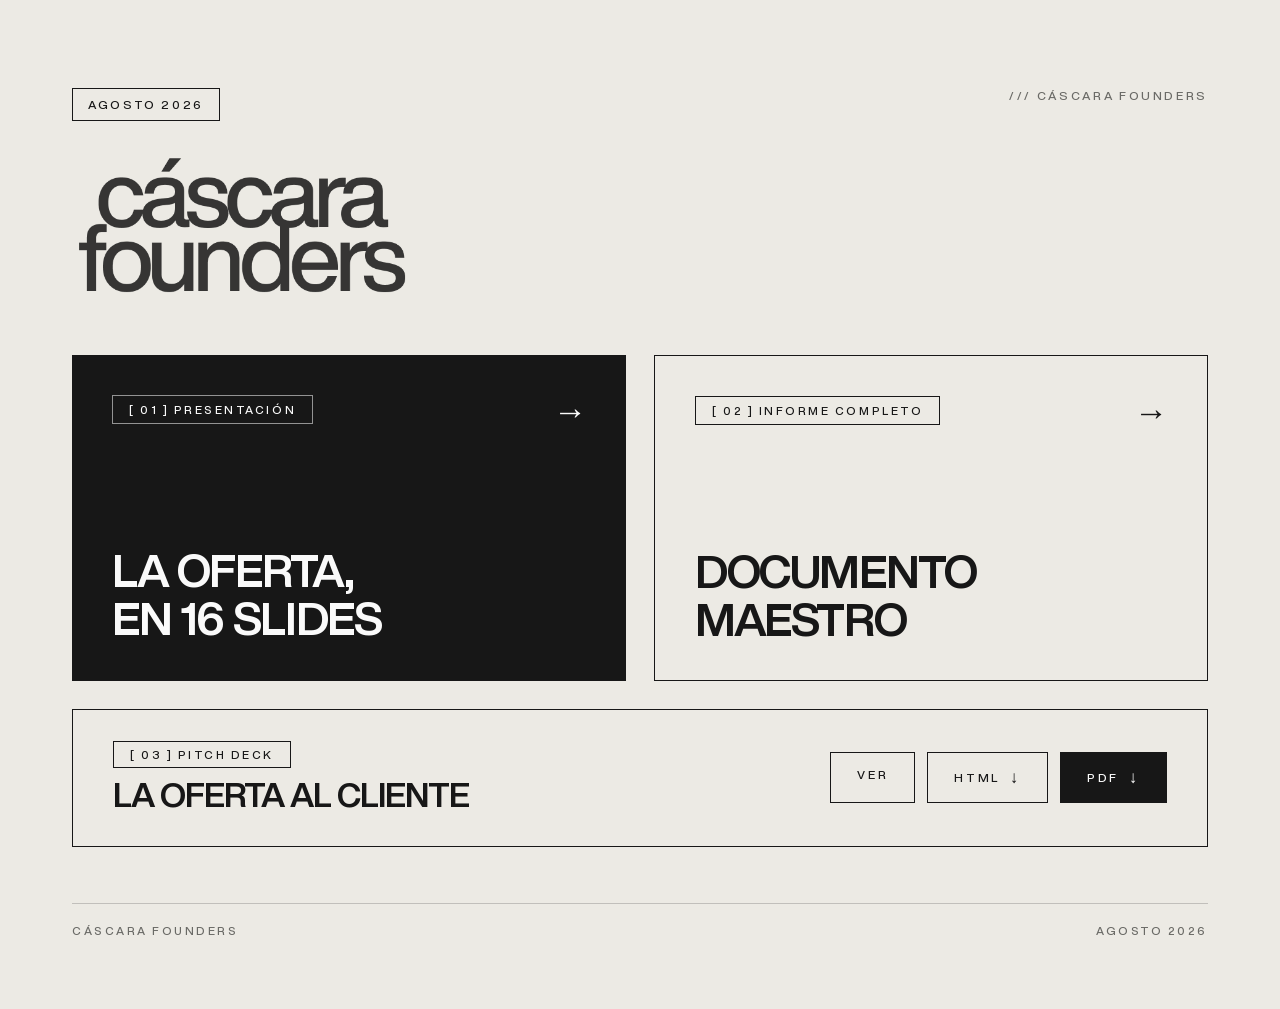
<file: index.html>
<!DOCTYPE html>
<html lang="es">
<head>
<meta charset="utf-8">
<meta name="viewport" content="width=device-width, initial-scale=1">
<title>Cáscara Founders · La Aceleradora</title>
<meta name="description" content="Cáscara Founders — la Aceleradora en presentación e informe. Documento interno, agosto 2026.">
<link rel="stylesheet" href="css/tokens-f3.css">
<link rel="stylesheet" href="css/base.css">
<link rel="stylesheet" href="css/home.css">
</head>
<body>
<div class="hm1">

  <header class="hm2">
    <div class="hm3">
      <span class="hm4">Agosto 2026</span>
      <span class="hm5">/// Cáscara Founders</span>
    </div>
    <img class="hm6" src="assets/partners/founders-lower-black.png" alt="cáscara founders">
  </header>

  <main class="hm7">

    <a class="hm8" href="presentacion.html">
      <div class="hm9">
        <span class="hm10">[ 01 ] Presentación</span>
        <span class="hm11">→</span>
      </div>
      <div class="hm12">La oferta,<br>en 16 slides</div>
    </a>

    <a class="hm13" href="informe.html">
      <div class="hm9">
        <span class="hm14">[ 02 ] Informe completo</span>
        <span class="hm11">→</span>
      </div>
      <div class="hm12">Documento<br>maestro</div>
    </a>

    <div class="hm15">
      <div>
        <div class="hm16"><span class="hm14">[ 03 ] Pitch deck</span></div>
        <div class="hm17">La oferta al cliente</div>
      </div>
      <div class="hm18">
        <a class="hm19" href="oferta.html">Ver</a>
        <a class="hm20" href="Cascara%20Founders%20-%20La%20Oferta.html" download="Cascara Founders - La Oferta.html">HTML <span class="hm21">↓</span></a>
        <a class="hm22" href="oferta.html?print=1">PDF <span class="hm21">↓</span></a>
      </div>
    </div>

  </main>

  <footer class="hm23">
    <span>Cáscara Founders</span>
    <span>Agosto 2026</span>
  </footer>
</div></body>
</html>
</file>
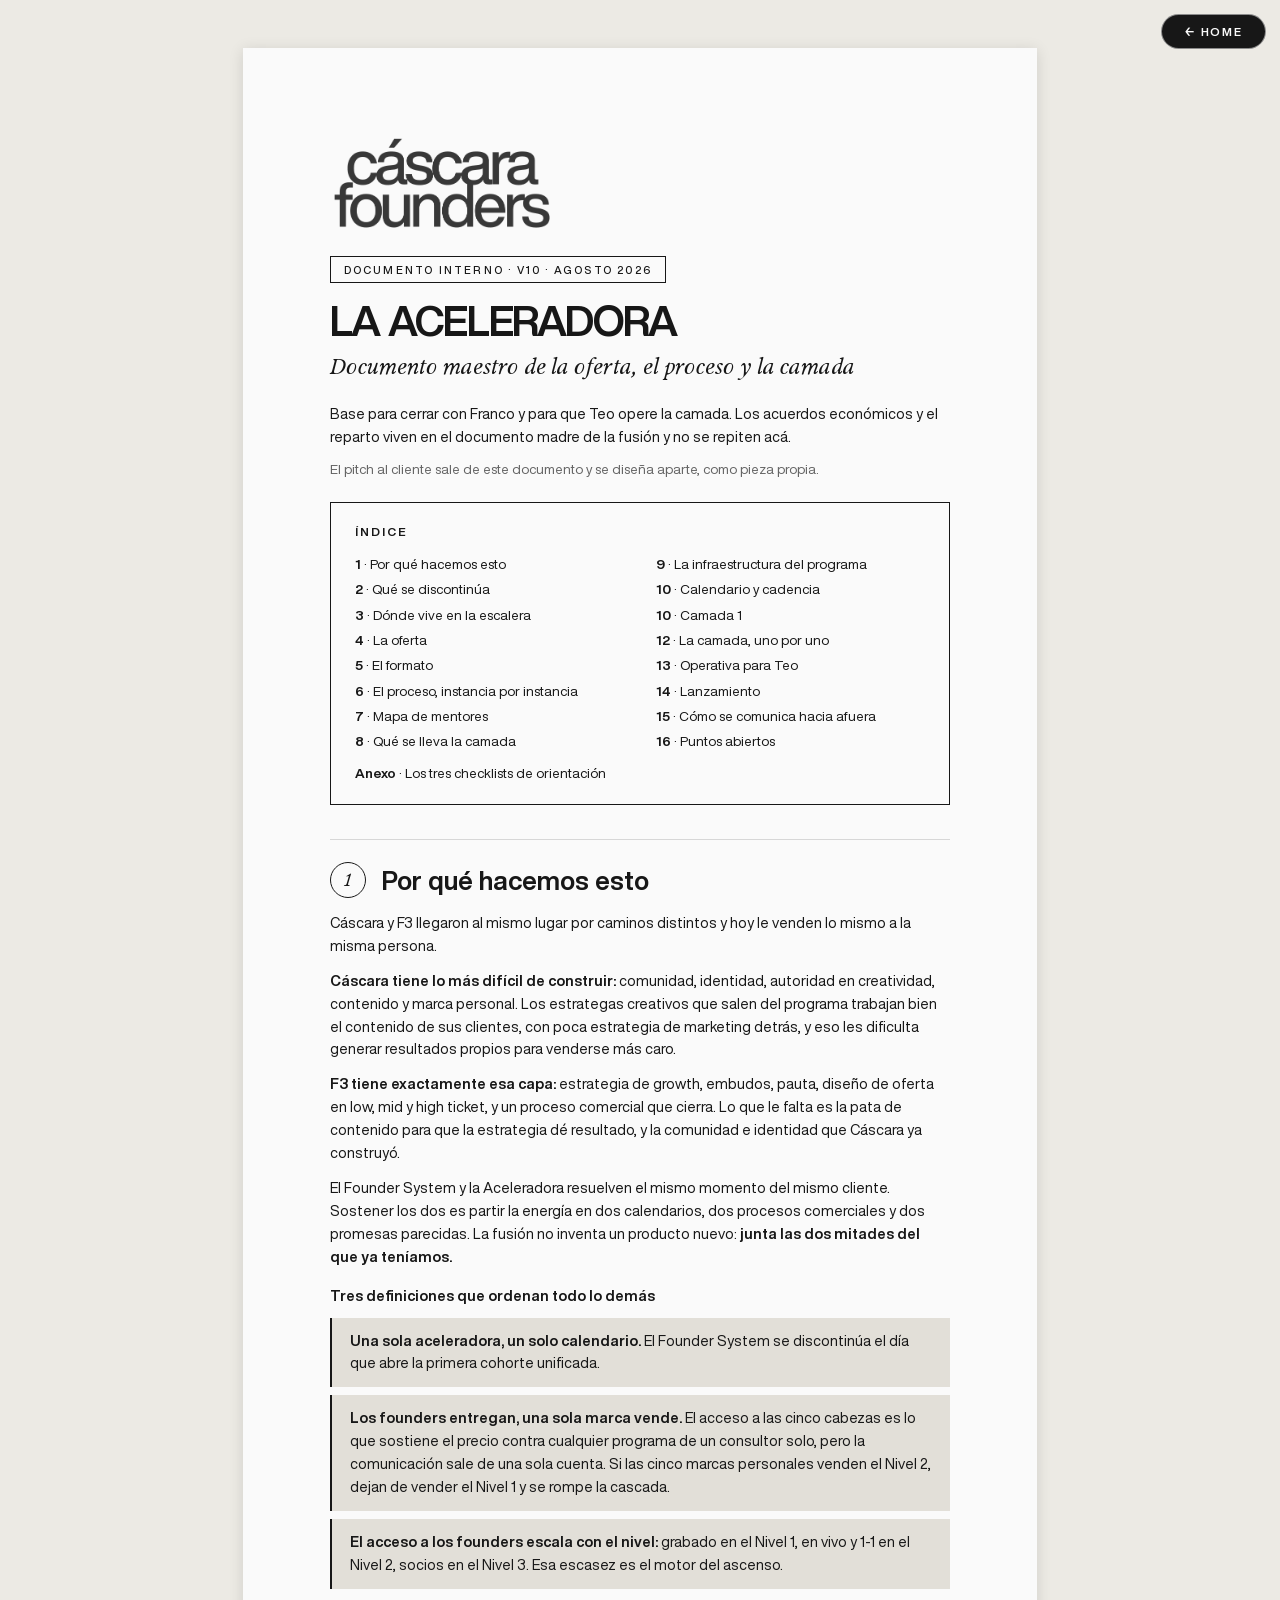
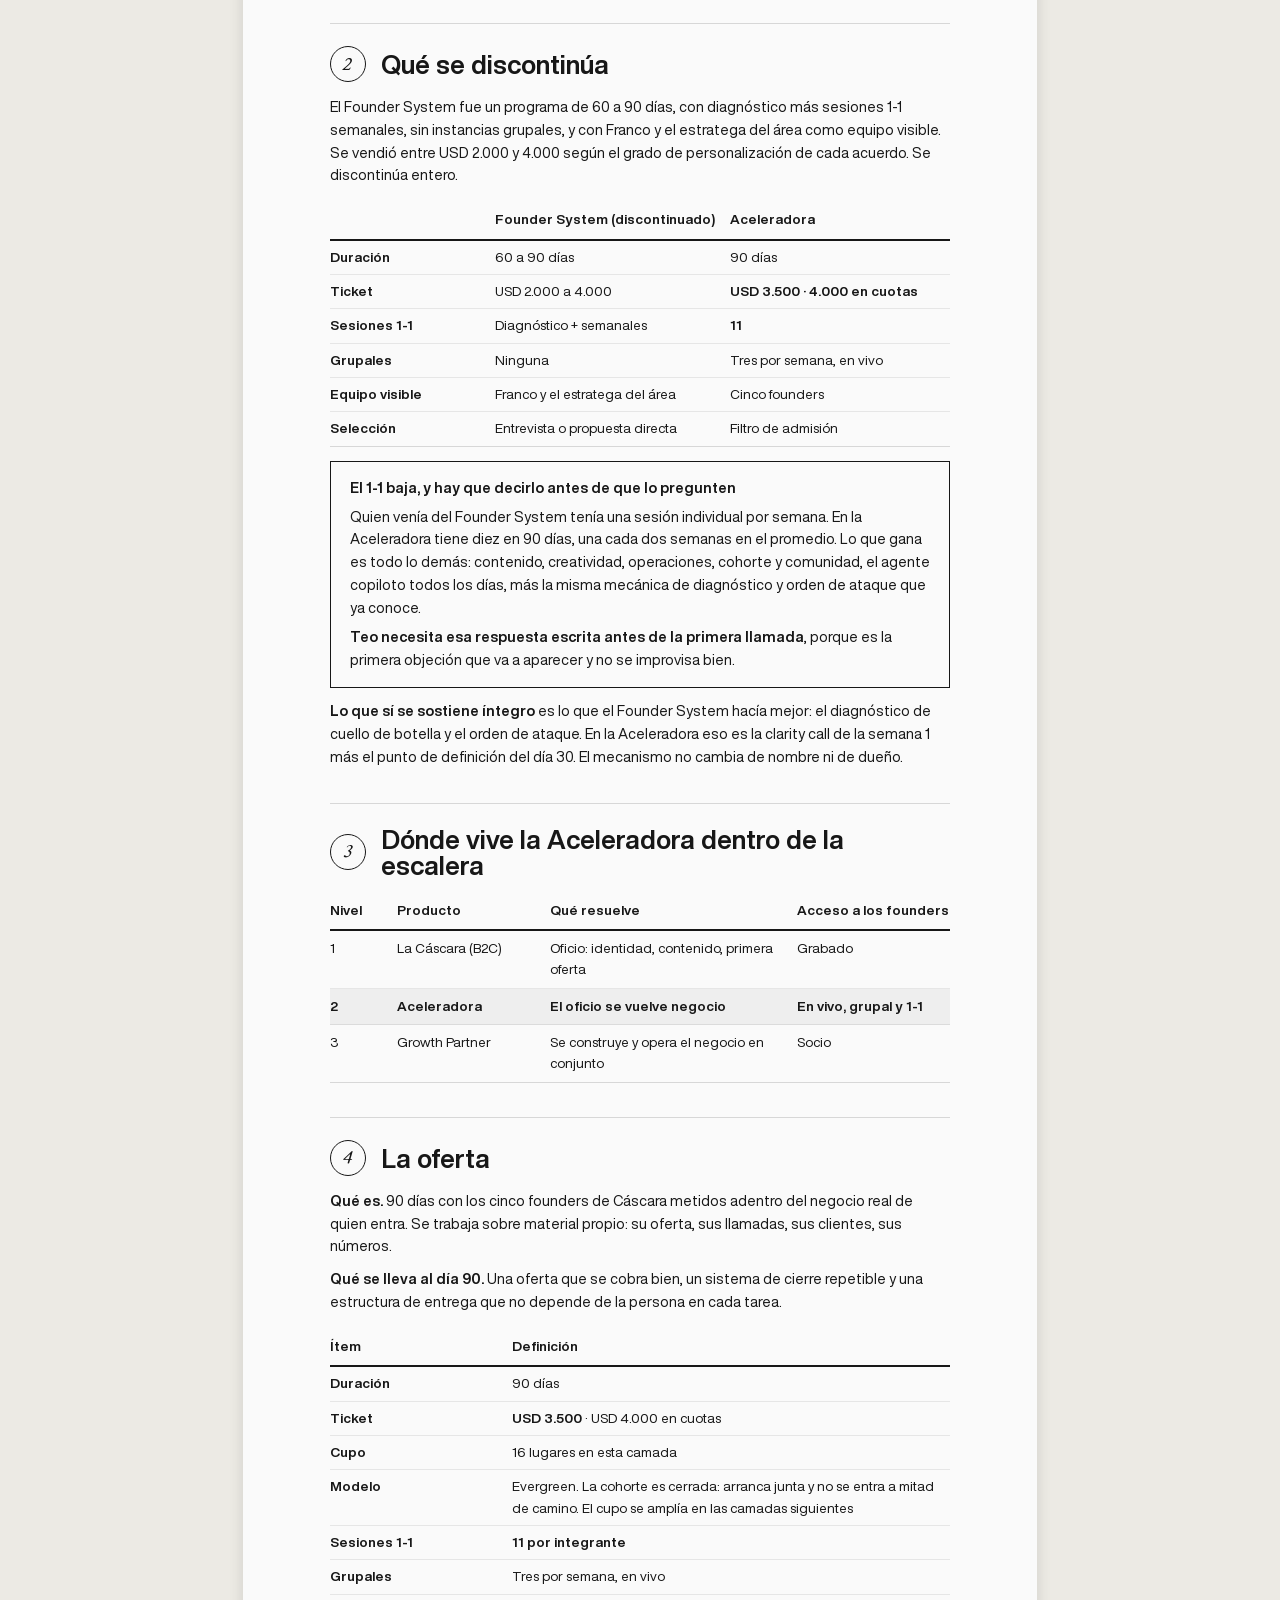
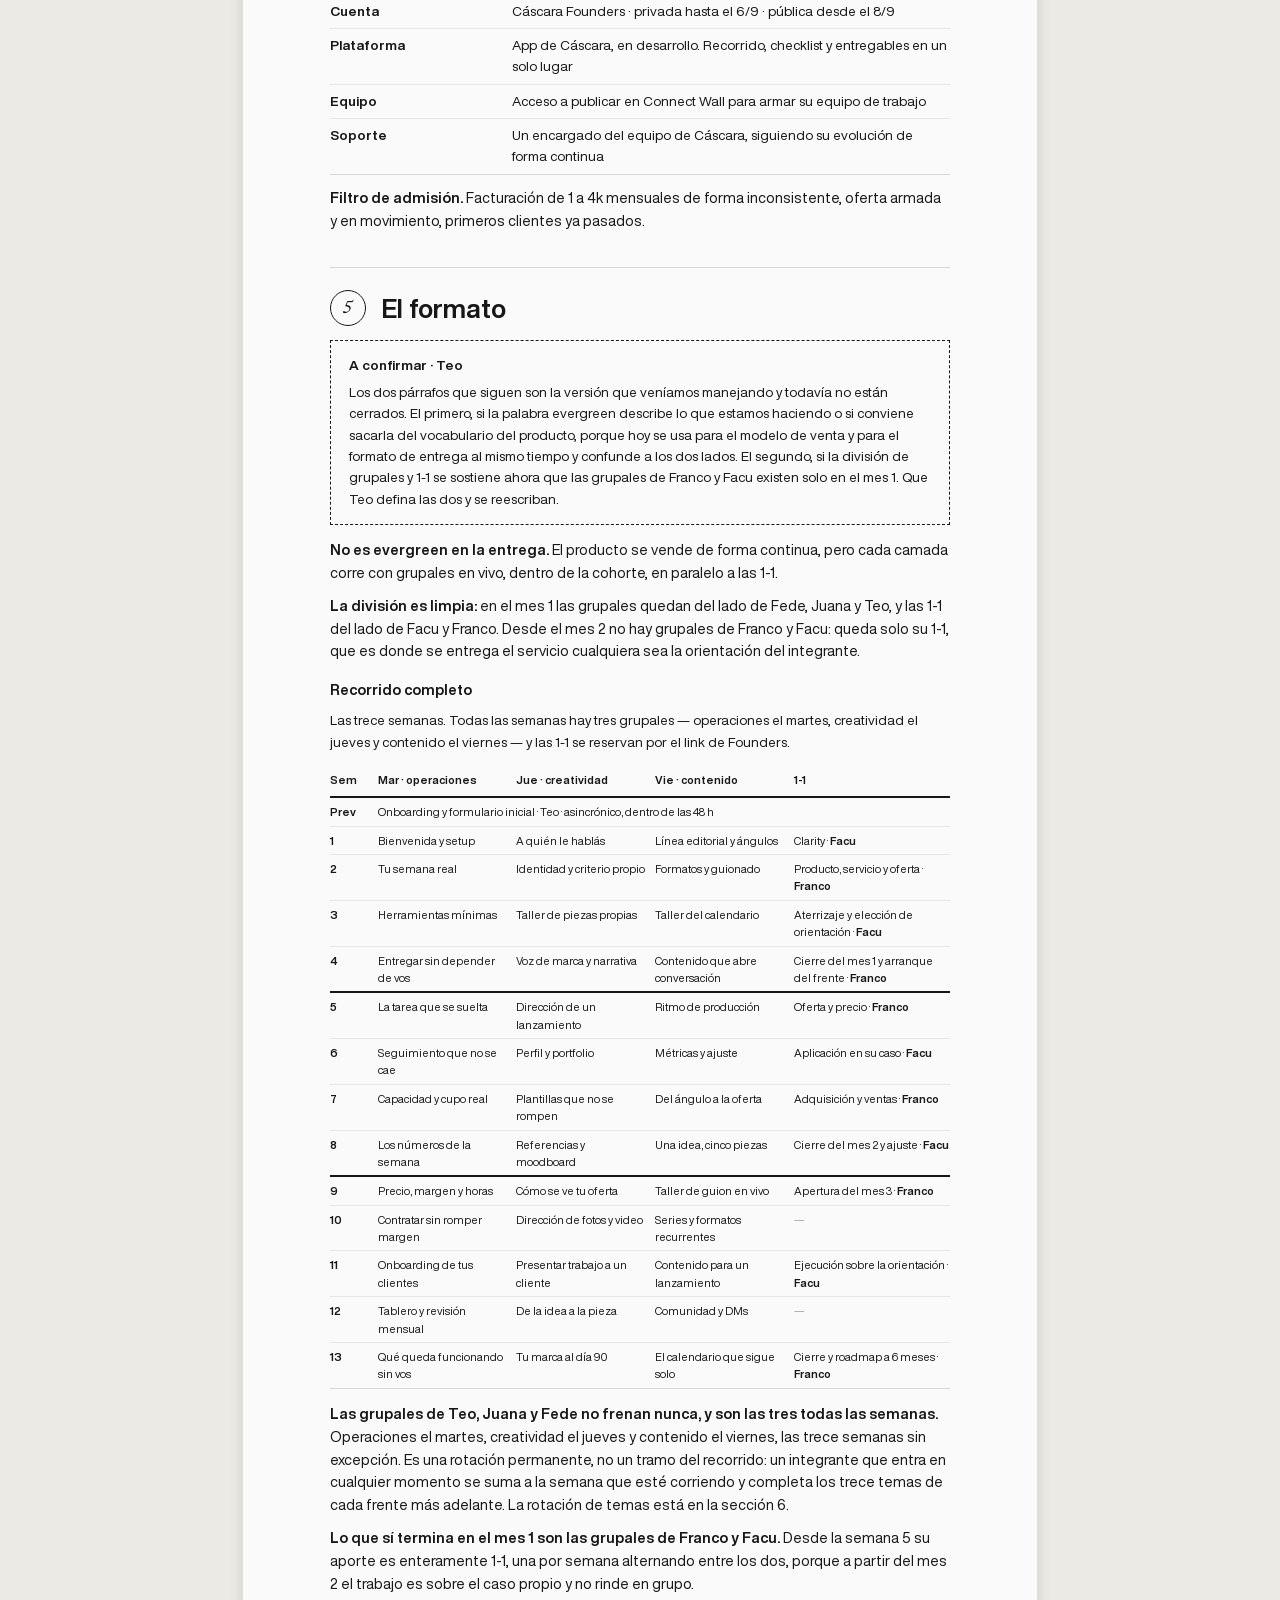
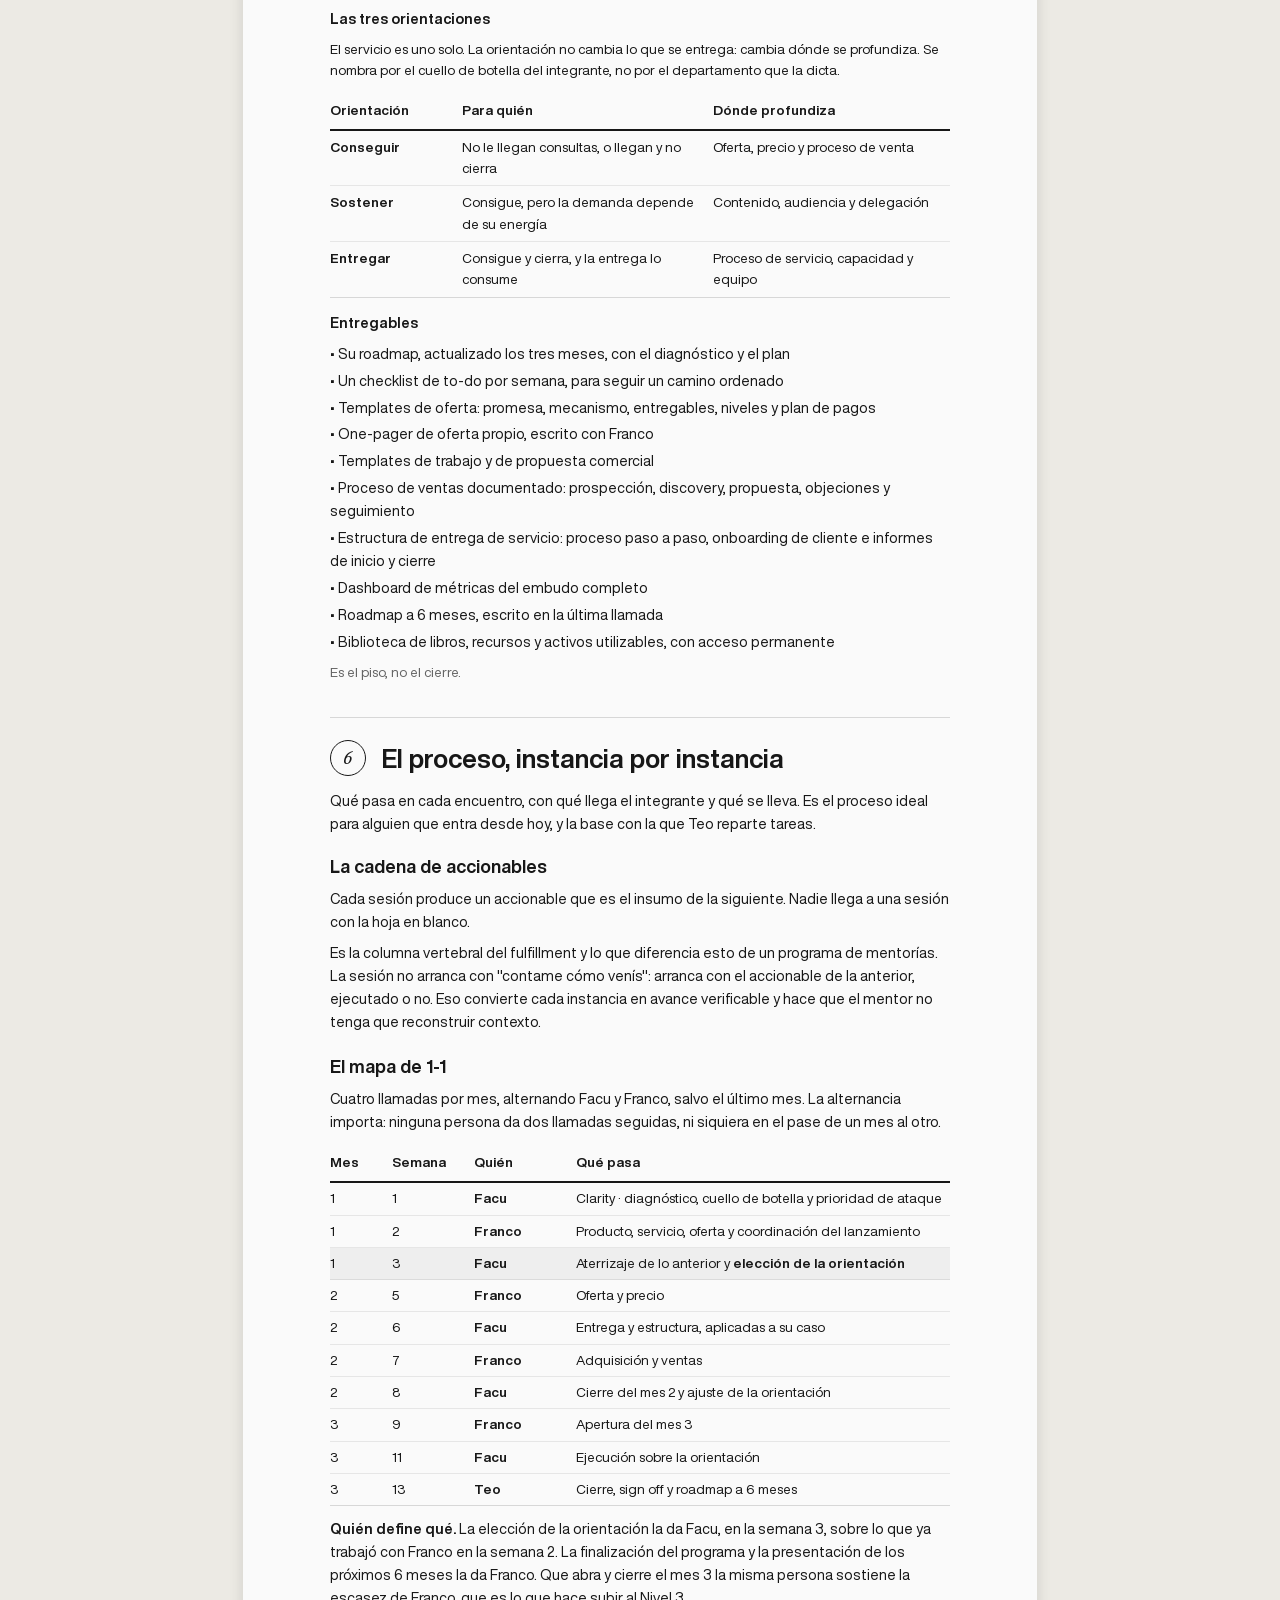
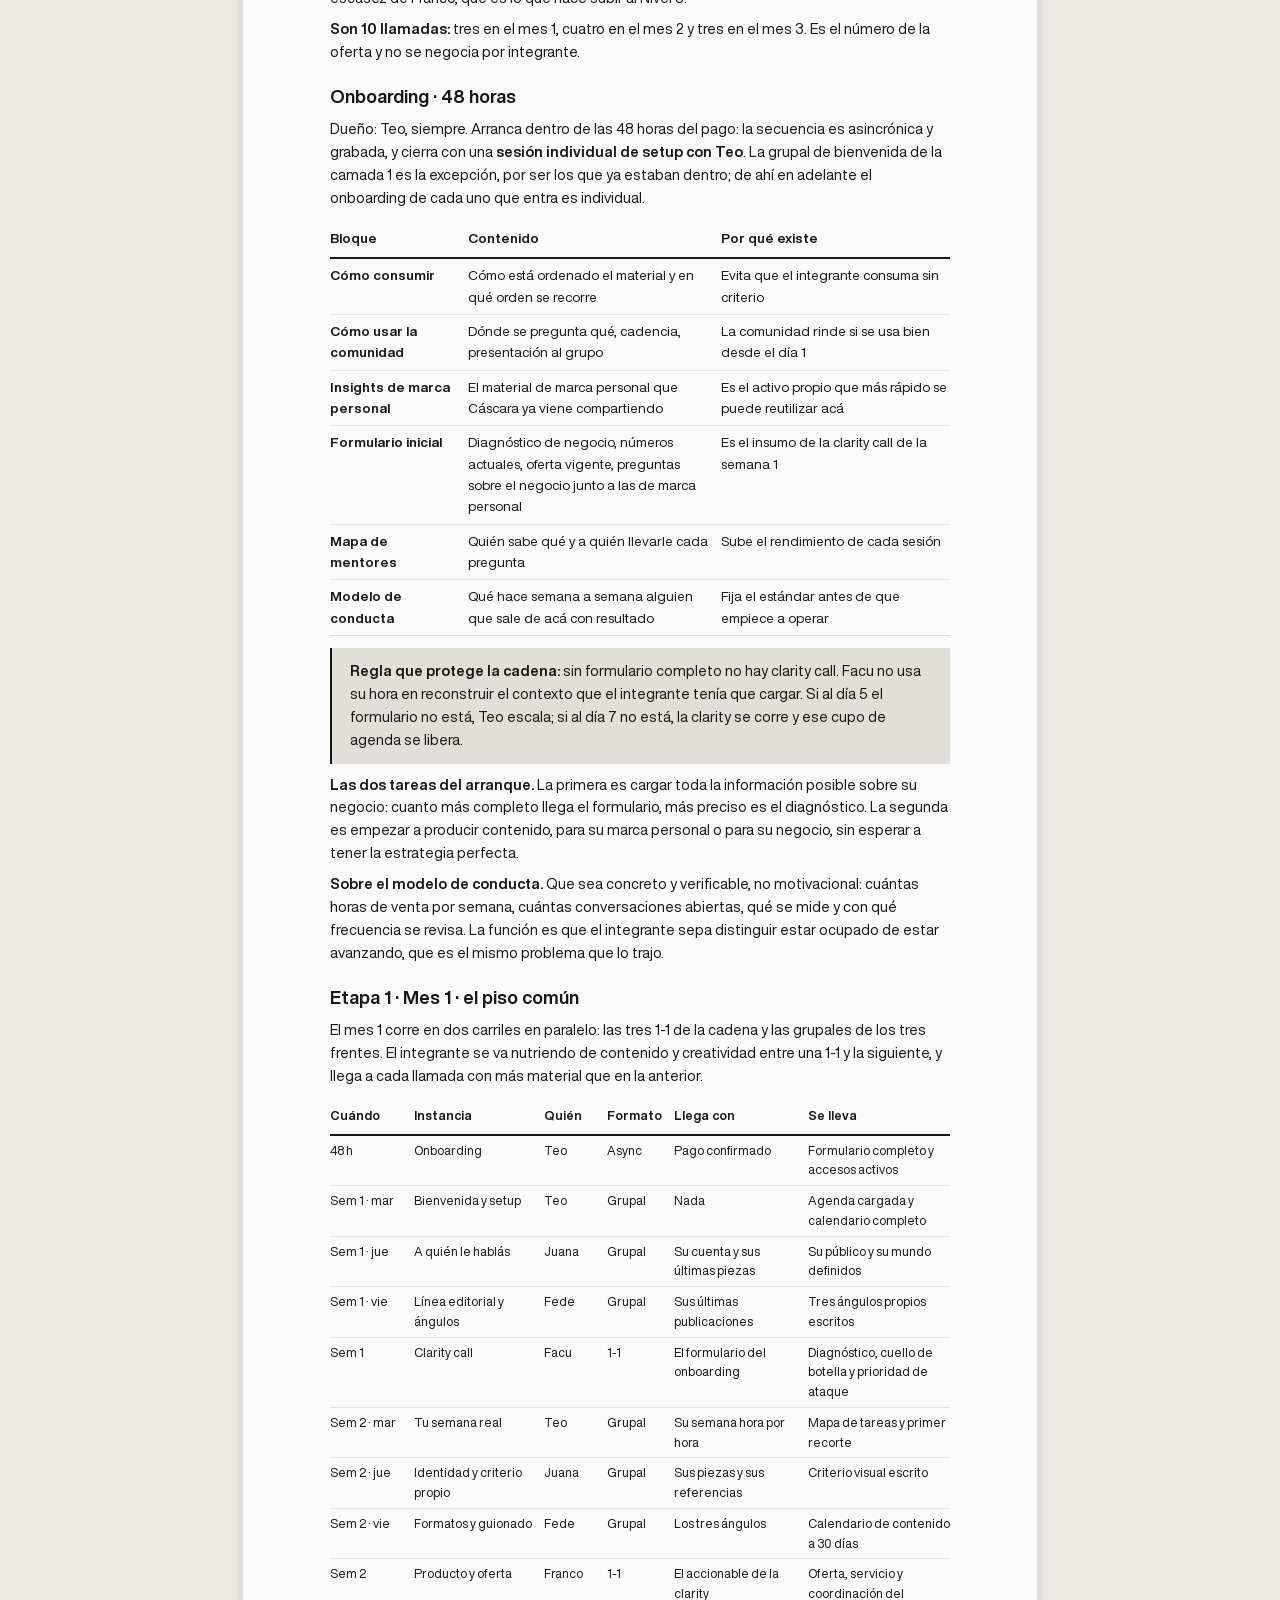
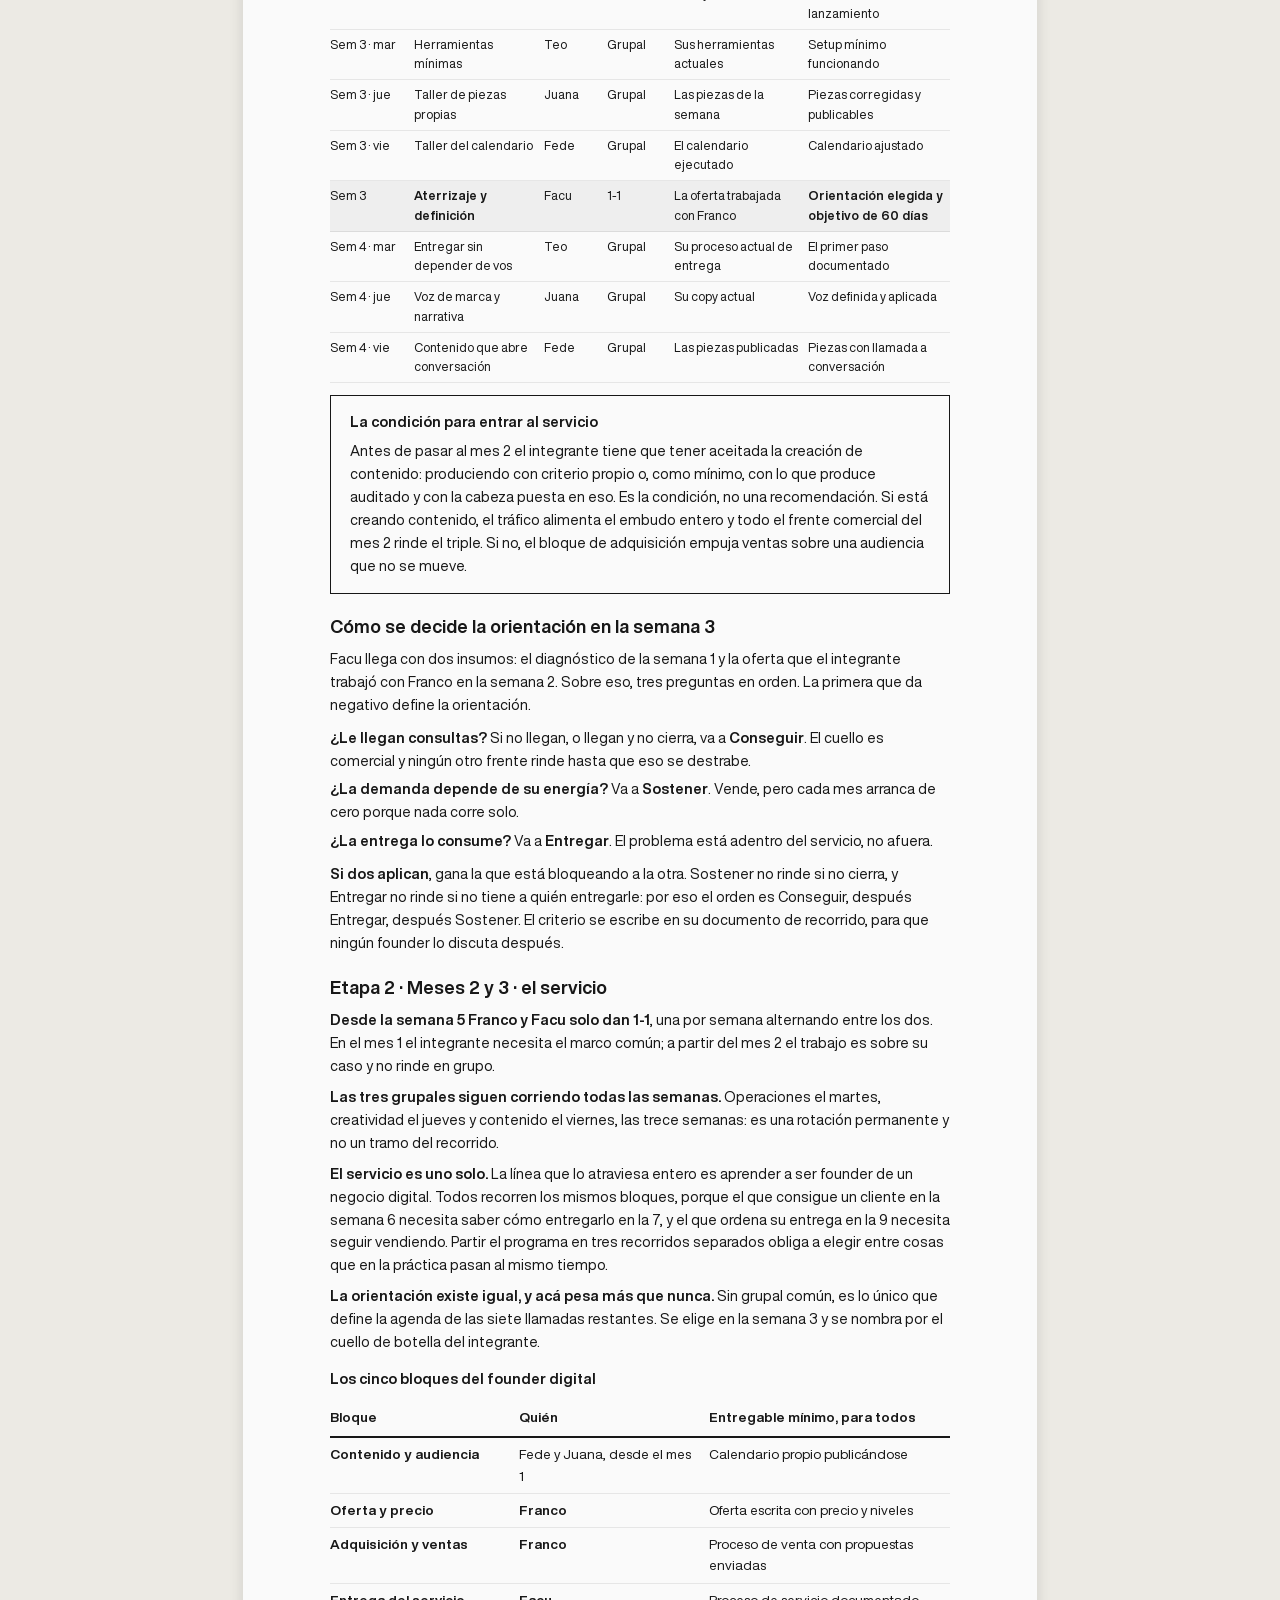
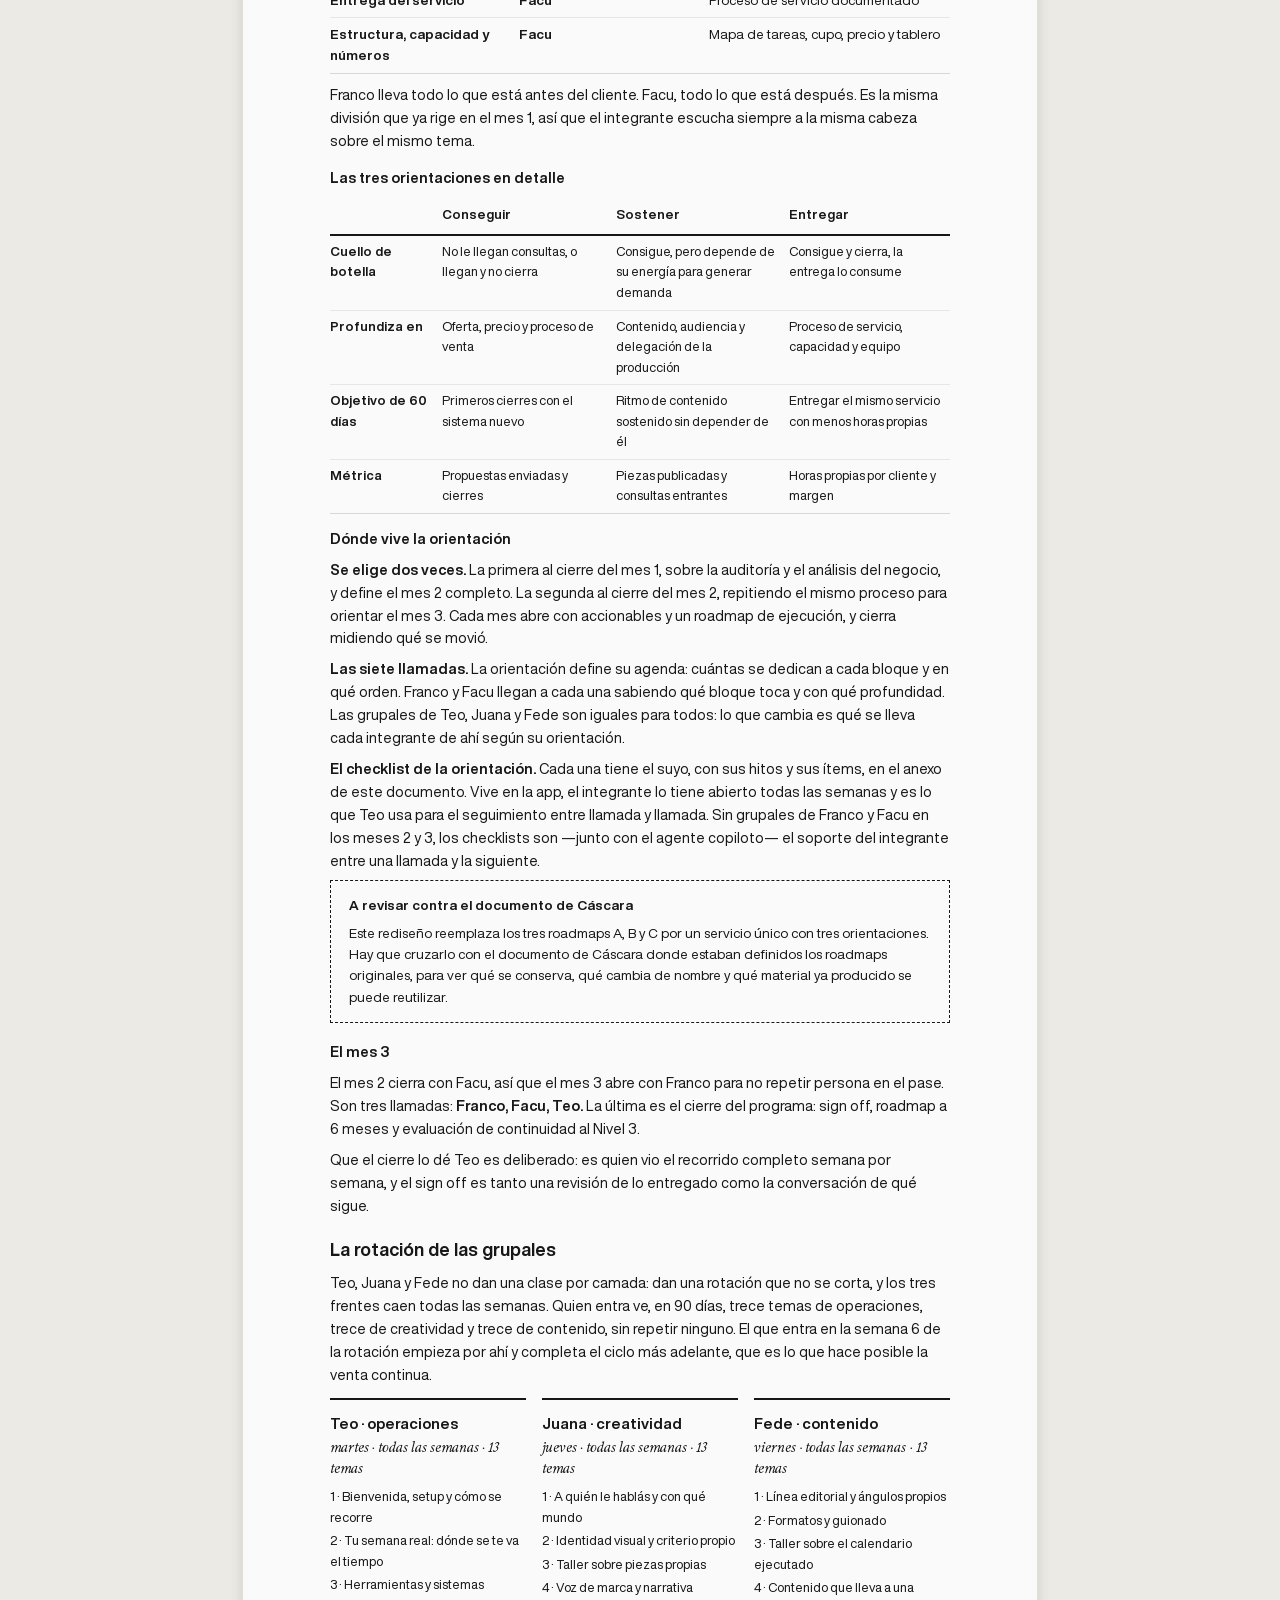
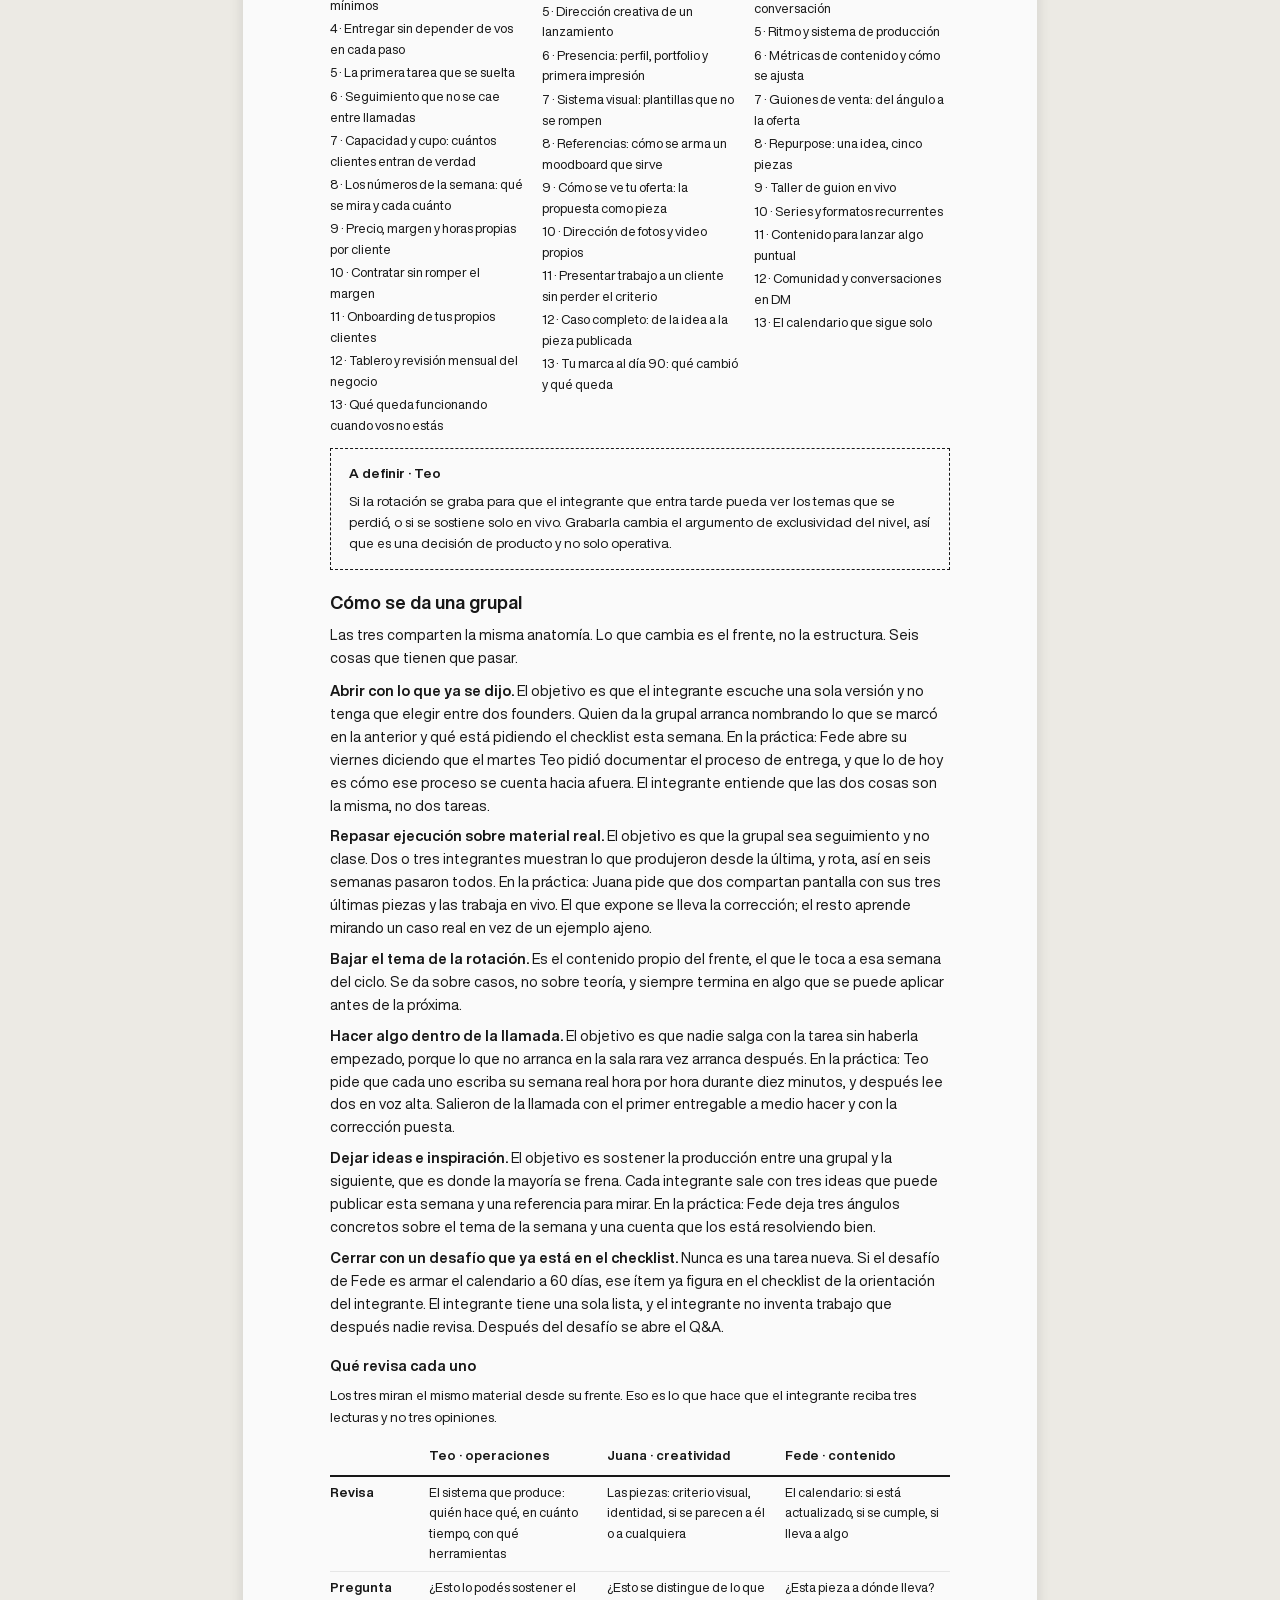
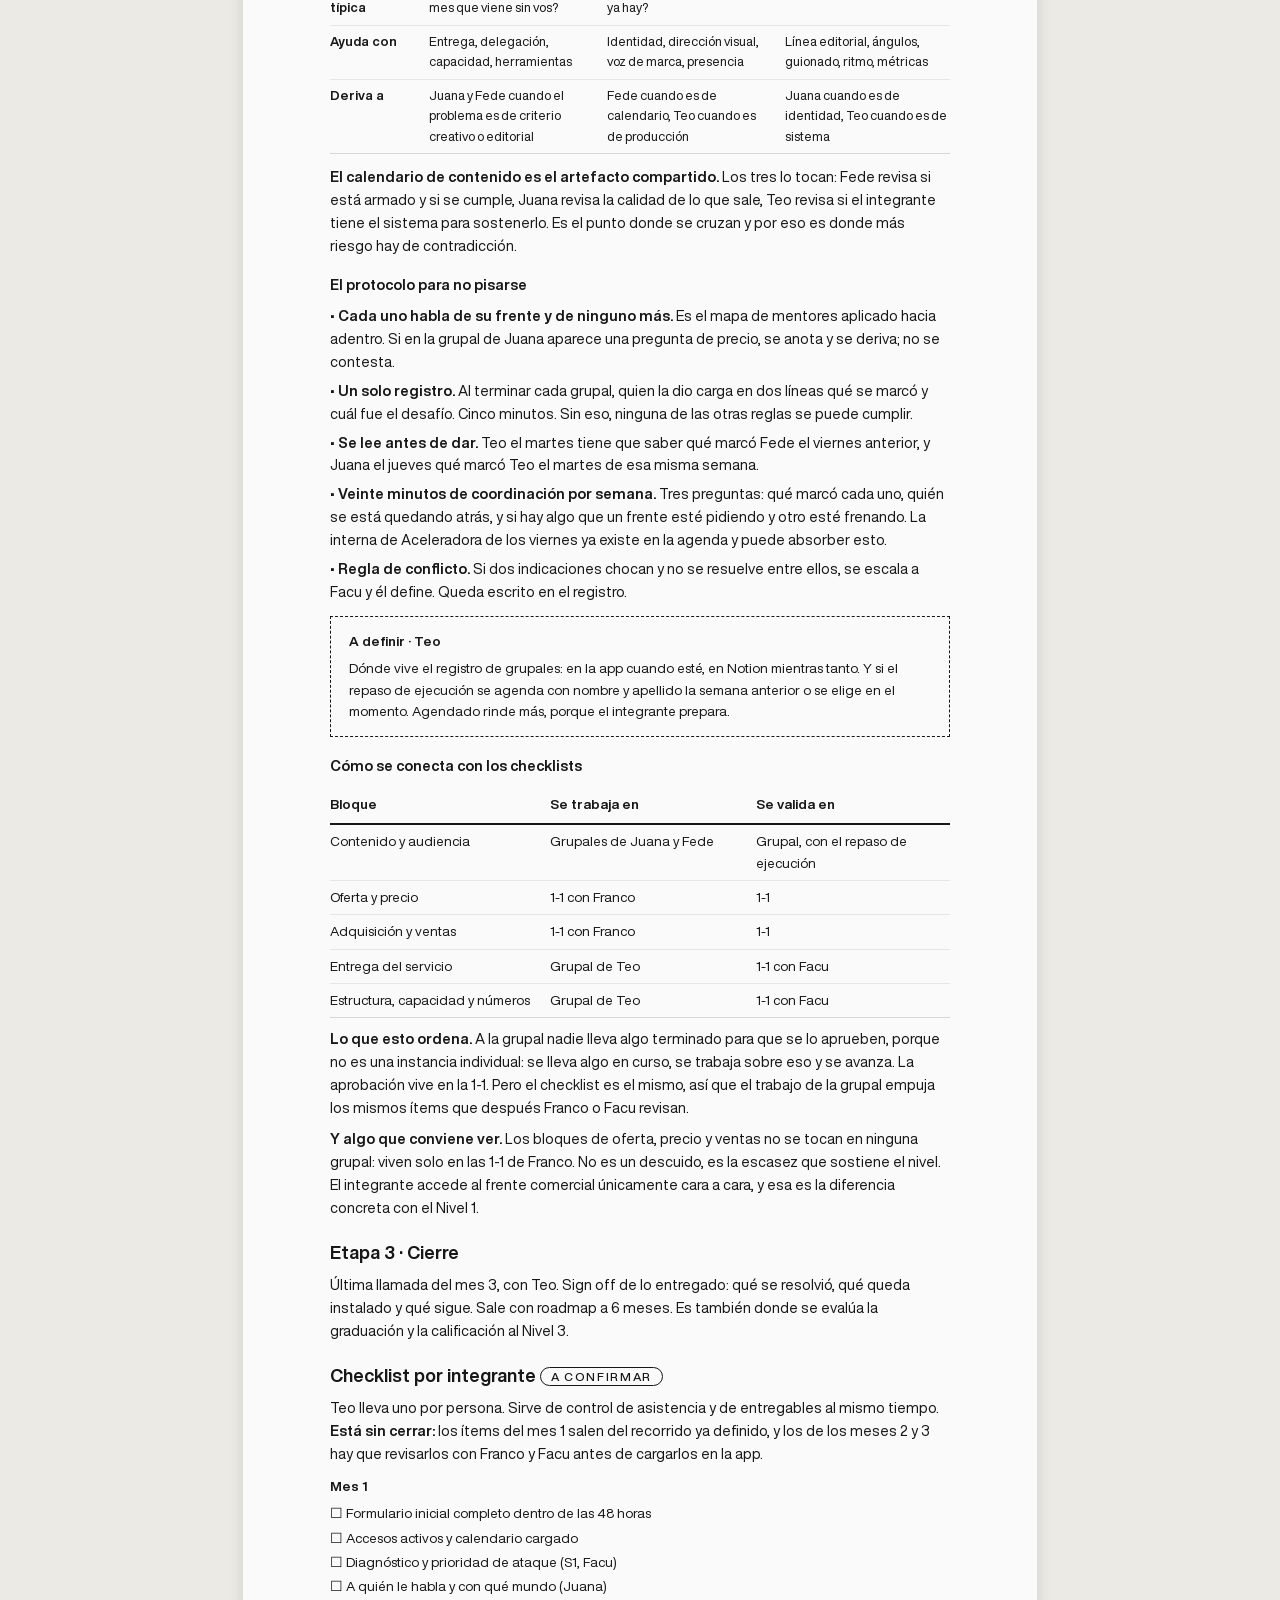
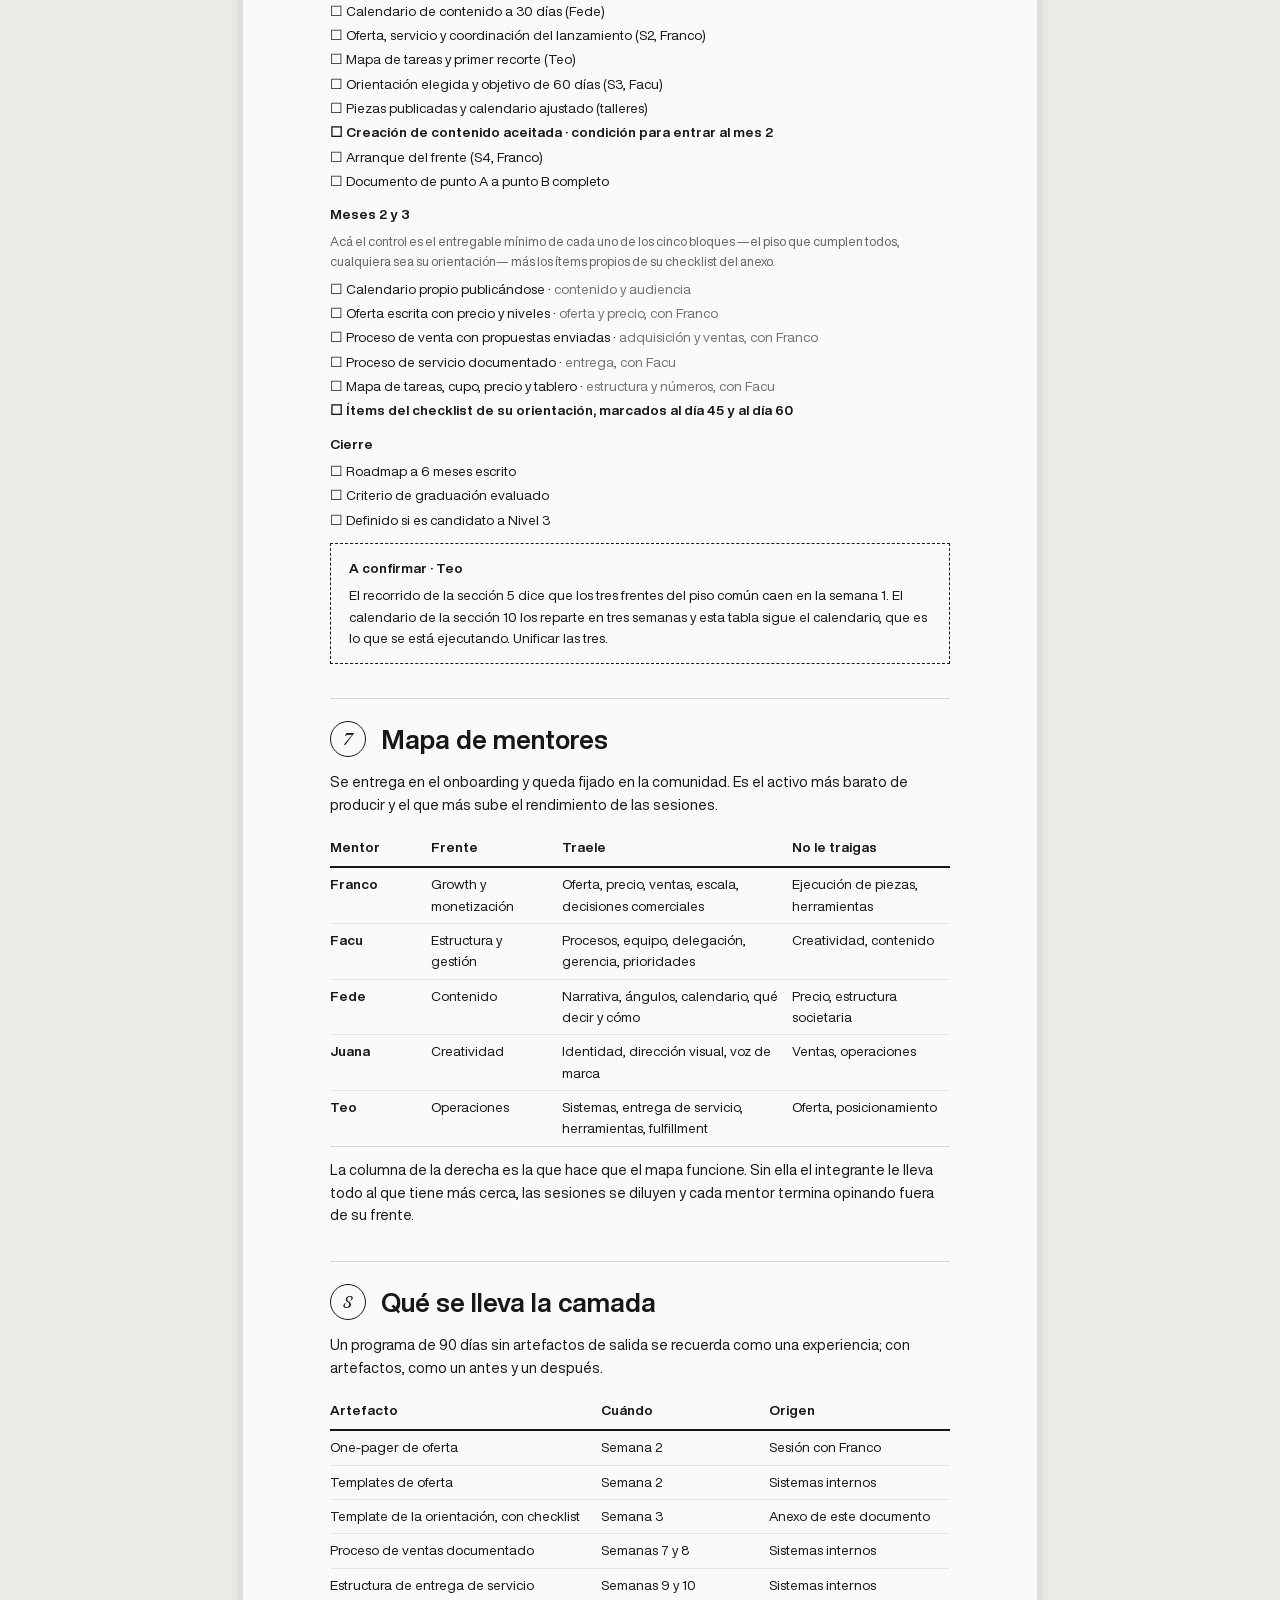
<file: informe.html>
<!DOCTYPE html>
<html lang="es">
<head>
<meta charset="utf-8">
<meta name="viewport" content="width=device-width, initial-scale=1">
<title>Cáscara Founders · Documento maestro</title>
<meta name="description" content="Documento maestro de la Aceleradora: la oferta, el proceso, la camada y el lanzamiento. 16 secciones más el anexo de los tres checklists.">
<link rel="stylesheet" href="css/tokens-f3.css">
<link rel="stylesheet" href="css/base.css">
<link rel="stylesheet" href="css/informe.css">
</head>
<body>
<a class="home-pill home-pill--top-right" href="index.html">← Home</a>

<div class="desk">
  <div class="sheet">
    <table class="frame">
      <thead><tr><td><div class="hdr-space"></div></td></tr></thead>
      <tfoot><tr><td><div class="ftr-space"></div></td></tr></tfoot>
      <tbody><tr><td>
        <div class="doc">


  <img class="rp1" src="assets/partners/founders-lower-black.png" alt="cáscara founders">
  <div class="rp2"><span class="rp3">Documento interno · v10 · Agosto 2026</span></div>
  <h1 class="rp4">La Aceleradora</h1>
  <p class="rp5">Documento maestro de la oferta, el proceso y la camada</p>
  <p class="rp6">Base para cerrar con Franco y para que Teo opere la camada. Los acuerdos económicos y el reparto viven en el documento madre de la fusión y no se repiten acá.</p>
  <p class="rp7">El pitch al cliente sale de este documento y se diseña aparte, como pieza propia.</p>

  <div class="rp8">
    <div class="rp9">Índice</div>
    <div class="rp10">
      <span><b class="rp11">1</b> · Por qué hacemos esto</span><span><b class="rp11">9</b> · La infraestructura del programa</span>
      <span><b class="rp11">2</b> · Qué se discontinúa</span><span><b class="rp11">10</b> · Calendario y cadencia</span>
      <span><b class="rp11">3</b> · Dónde vive en la escalera</span><span><b class="rp11">10</b> · Camada 1</span>
      <span><b class="rp11">4</b> · La oferta</span><span><b class="rp11">12</b> · La camada, uno por uno</span>
      <span><b class="rp11">5</b> · El formato</span><span><b class="rp11">13</b> · Operativa para Teo</span>
      <span><b class="rp11">6</b> · El proceso, instancia por instancia</span><span><b class="rp11">14</b> · Lanzamiento</span>
      <span><b class="rp11">7</b> · Mapa de mentores</span><span><b class="rp11">15</b> · Cómo se comunica hacia afuera</span>
      <span><b class="rp11">8</b> · Qué se lleva la camada</span><span><b class="rp11">16</b> · Puntos abiertos</span>
      <span class="rp12"><b class="rp11">Anexo</b> · Los tres checklists de orientación</span>
    </div>
  </div>

  <section class="rp13">
    <div class="rp14"><span class="rp15">1</span><h2 class="rp16">Por qué hacemos esto</h2></div>
    <p class="rp17">Cáscara y F3 llegaron al mismo lugar por caminos distintos y hoy le venden lo mismo a la misma persona.</p>
    <p class="rp17"><b class="rp11">Cáscara tiene lo más difícil de construir:</b> comunidad, identidad, autoridad en creatividad, contenido y marca personal. Los estrategas creativos que salen del programa trabajan bien el contenido de sus clientes, con poca estrategia de marketing detrás, y eso les dificulta generar resultados propios para venderse más caro.</p>
    <p class="rp17"><b class="rp11">F3 tiene exactamente esa capa:</b> estrategia de growth, embudos, pauta, diseño de oferta en low, mid y high ticket, y un proceso comercial que cierra. Lo que le falta es la pata de contenido para que la estrategia dé resultado, y la comunidad e identidad que Cáscara ya construyó.</p>
    <p class="rp18">El Founder System y la Aceleradora resuelven el mismo momento del mismo cliente. Sostener los dos es partir la energía en dos calendarios, dos procesos comerciales y dos promesas parecidas. La fusión no inventa un producto nuevo: <b class="rp11">junta las dos mitades del que ya teníamos.</b></p>
    <p class="rp19">Tres definiciones que ordenan todo lo demás</p>
    <div class="rp20"><b class="rp11">Una sola aceleradora, un solo calendario.</b> El Founder System se discontinúa el día que abre la primera cohorte unificada.</div>
    <div class="rp20"><b class="rp11">Los founders entregan, una sola marca vende.</b> El acceso a las cinco cabezas es lo que sostiene el precio contra cualquier programa de un consultor solo, pero la comunicación sale de una sola cuenta. Si las cinco marcas personales venden el Nivel 2, dejan de vender el Nivel 1 y se rompe la cascada.</div>
    <div class="rp21"><b class="rp11">El acceso a los founders escala con el nivel:</b> grabado en el Nivel 1, en vivo y 1-1 en el Nivel 2, socios en el Nivel 3. Esa escasez es el motor del ascenso.</div>
  </section>

  <section class="rp13">
    <div class="rp14"><span class="rp15">2</span><h2 class="rp16">Qué se discontinúa</h2></div>
    <p class="rp22">El Founder System fue un programa de 60 a 90 días, con diagnóstico más sesiones 1-1 semanales, sin instancias grupales, y con Franco y el estratega del área como equipo visible. Se vendió entre USD 2.000 y 4.000 según el grado de personalización de cada acuerdo. Se discontinúa entero.</p>
    <div class="rp23">
      <div class="rp24"><span></span><span>Founder System (discontinuado)</span><span class="rp25">Aceleradora</span></div>
      <div class="rp26"><span class="rp11">Duración</span><span>60 a 90 días</span><span>90 días</span></div>
      <div class="rp26"><span class="rp11">Ticket</span><span>USD 2.000 a 4.000</span><span class="rp27">USD 3.500 · 4.000 en cuotas</span></div>
      <div class="rp26"><span class="rp11">Sesiones 1-1</span><span>Diagnóstico + semanales</span><span class="rp11">11</span></div>
      <div class="rp26"><span class="rp11">Grupales</span><span>Ninguna</span><span>Tres por semana, en vivo</span></div>
      <div class="rp26"><span class="rp11">Equipo visible</span><span>Franco y el estratega del área</span><span>Cinco founders</span></div>
      <div class="rp28"><span class="rp11">Selección</span><span>Entrevista o propuesta directa</span><span>Filtro de admisión</span></div>
    </div>
    <div class="rp29">
      <p class="rp30">El 1-1 baja, y hay que decirlo antes de que lo pregunten</p>
      <p class="rp31">Quien venía del Founder System tenía una sesión individual por semana. En la Aceleradora tiene diez en 90 días, una cada dos semanas en el promedio. Lo que gana es todo lo demás: contenido, creatividad, operaciones, cohorte y comunidad, el agente copiloto todos los días, más la misma mecánica de diagnóstico y orden de ataque que ya conoce.</p>
      <p class="rp32"><b class="rp11">Teo necesita esa respuesta escrita antes de la primera llamada</b>, porque es la primera objeción que va a aparecer y no se improvisa bien.</p>
    </div>
    <p class="rp32"><b class="rp11">Lo que sí se sostiene íntegro</b> es lo que el Founder System hacía mejor: el diagnóstico de cuello de botella y el orden de ataque. En la Aceleradora eso es la clarity call de la semana 1 más el punto de definición del día 30. El mecanismo no cambia de nombre ni de dueño.</p>
  </section>

  <section class="rp13">
    <div class="rp14"><span class="rp15">3</span><h2 class="rp16">Dónde vive la Aceleradora dentro de la escalera</h2></div>
    <div class="rp33">
      <div class="rp34"><span>Nivel</span><span>Producto</span><span>Qué resuelve</span><span>Acceso a los founders</span></div>
      <div class="rp35"><span>1</span><span>La Cáscara (B2C)</span><span>Oficio: identidad, contenido, primera oferta</span><span>Grabado</span></div>
      <div class="rp36"><span class="rp27">2</span><span class="rp27">Aceleradora</span><span class="rp11">El oficio se vuelve negocio</span><span class="rp11">En vivo, grupal y 1-1</span></div>
      <div class="rp37"><span>3</span><span>Growth Partner</span><span>Se construye y opera el negocio en conjunto</span><span>Socio</span></div>
    </div>
  </section>

  <section class="rp38">
    <div class="rp14"><span class="rp15">4</span><h2 class="rp16">La oferta</h2></div>
    <p class="rp6"><b class="rp11">Qué es.</b> 90 días con los cinco founders de Cáscara metidos adentro del negocio real de quien entra. Se trabaja sobre material propio: su oferta, sus llamadas, sus clientes, sus números.</p>
    <p class="rp22"><b class="rp11">Qué se lleva al día 90.</b> Una oferta que se cobra bien, un sistema de cierre repetible y una estructura de entrega que no depende de la persona en cada tarea.</p>
    <div class="rp39">
      <div class="rp40"><span>Ítem</span><span>Definición</span></div>
      <div class="rp41"><span class="rp11">Duración</span><span>90 días</span></div>
      <div class="rp41"><span class="rp11">Ticket</span><span><b class="rp27">USD 3.500</b> · USD 4.000 en cuotas</span></div>
      <div class="rp41"><span class="rp11">Cupo</span><span>16 lugares en esta camada</span></div>
      <div class="rp41"><span class="rp11">Modelo</span><span>Evergreen. La cohorte es cerrada: arranca junta y no se entra a mitad de camino. El cupo se amplía en las camadas siguientes</span></div>
      <div class="rp41"><span class="rp11">Sesiones 1-1</span><span><b class="rp11">11 por integrante</b></span></div>
      <div class="rp41"><span class="rp11">Grupales</span><span>Tres por semana, en vivo</span></div>
      <div class="rp41"><span class="rp11">Cuenta</span><span>Cáscara Founders · privada hasta el 6/9 · pública desde el 8/9</span></div>
      <div class="rp41"><span class="rp11">Plataforma</span><span>App de Cáscara, en desarrollo. Recorrido, checklist y entregables en un solo lugar</span></div>
      <div class="rp41"><span class="rp11">Equipo</span><span>Acceso a publicar en Connect Wall para armar su equipo de trabajo</span></div>
      <div class="rp42"><span class="rp11">Soporte</span><span>Un encargado del equipo de Cáscara, siguiendo su evolución de forma continua</span></div>
    </div>
    <p class="rp32"><b class="rp11">Filtro de admisión.</b> Facturación de 1 a 4k mensuales de forma inconsistente, oferta armada y en movimiento, primeros clientes ya pasados.</p>
  </section>

  <section class="rp13">
    <div class="rp14"><span class="rp15">5</span><h2 class="rp16">El formato</h2></div>
    <div class="rp43">
      <p class="rp44">A confirmar · Teo</p>
      <p class="rp32">Los dos párrafos que siguen son la versión que veníamos manejando y todavía no están cerrados. El primero, si la palabra evergreen describe lo que estamos haciendo o si conviene sacarla del vocabulario del producto, porque hoy se usa para el modelo de venta y para el formato de entrega al mismo tiempo y confunde a los dos lados. El segundo, si la división de grupales y 1-1 se sostiene ahora que las grupales de Franco y Facu existen solo en el mes 1. Que Teo defina las dos y se reescriban.</p>
    </div>
    <p class="rp6"><b class="rp11">No es evergreen en la entrega.</b> El producto se vende de forma continua, pero cada camada corre con grupales en vivo, dentro de la cohorte, en paralelo a las 1-1.</p>
    <p class="rp18"><b class="rp11">La división es limpia:</b> en el mes 1 las grupales quedan del lado de Fede, Juana y Teo, y las 1-1 del lado de Facu y Franco. Desde el mes 2 no hay grupales de Franco y Facu: queda solo su 1-1, que es donde se entrega el servicio cualquiera sea la orientación del integrante.</p>

    <p class="rp45">Recorrido completo</p>
    <p class="rp46">Las trece semanas. Todas las semanas hay tres grupales — operaciones el martes, creatividad el jueves y contenido el viernes — y las 1-1 se reservan por el link de Founders.</p>
    <div class="rp47">
      <div class="rp48"><span>Sem</span><span>Mar · operaciones</span><span>Jue · creatividad</span><span>Vie · contenido</span><span>1-1</span></div>
      <div class="rp49"><span class="rp11">Prev</span><span class="rp50">Onboarding y formulario inicial · Teo · asincrónico, dentro de las 48 h</span></div>
      <div class="rp49"><span class="rp11">1</span><span>Bienvenida y setup</span><span>A quién le hablás</span><span>Línea editorial y ángulos</span><span>Clarity · <b class="rp11">Facu</b></span></div>
      <div class="rp49"><span class="rp11">2</span><span>Tu semana real</span><span>Identidad y criterio propio</span><span>Formatos y guionado</span><span>Producto, servicio y oferta · <b class="rp11">Franco</b></span></div>
      <div class="rp49"><span class="rp11">3</span><span>Herramientas mínimas</span><span>Taller de piezas propias</span><span>Taller del calendario</span><span>Aterrizaje y elección de orientación · <b class="rp11">Facu</b></span></div>
      <div class="rp51"><span class="rp11">4</span><span>Entregar sin depender de vos</span><span>Voz de marca y narrativa</span><span>Contenido que abre conversación</span><span>Cierre del mes 1 y arranque del frente · <b class="rp11">Franco</b></span></div>
      <div class="rp49"><span class="rp11">5</span><span>La tarea que se suelta</span><span>Dirección de un lanzamiento</span><span>Ritmo de producción</span><span>Oferta y precio · <b class="rp11">Franco</b></span></div>
      <div class="rp49"><span class="rp11">6</span><span>Seguimiento que no se cae</span><span>Perfil y portfolio</span><span>Métricas y ajuste</span><span>Aplicación en su caso · <b class="rp11">Facu</b></span></div>
      <div class="rp49"><span class="rp11">7</span><span>Capacidad y cupo real</span><span>Plantillas que no se rompen</span><span>Del ángulo a la oferta</span><span>Adquisición y ventas · <b class="rp11">Franco</b></span></div>
      <div class="rp51"><span class="rp11">8</span><span>Los números de la semana</span><span>Referencias y moodboard</span><span>Una idea, cinco piezas</span><span>Cierre del mes 2 y ajuste · <b class="rp11">Facu</b></span></div>
      <div class="rp49"><span class="rp11">9</span><span>Precio, margen y horas</span><span>Cómo se ve tu oferta</span><span>Taller de guion en vivo</span><span>Apertura del mes 3 · <b class="rp11">Franco</b></span></div>
      <div class="rp49"><span class="rp11">10</span><span>Contratar sin romper margen</span><span>Dirección de fotos y video</span><span>Series y formatos recurrentes</span><span class="rp52">—</span></div>
      <div class="rp49"><span class="rp11">11</span><span>Onboarding de tus clientes</span><span>Presentar trabajo a un cliente</span><span>Contenido para un lanzamiento</span><span>Ejecución sobre la orientación · <b class="rp11">Facu</b></span></div>
      <div class="rp49"><span class="rp11">12</span><span>Tablero y revisión mensual</span><span>De la idea a la pieza</span><span>Comunidad y DMs</span><span class="rp52">—</span></div>
      <div class="rp53"><span class="rp11">13</span><span>Qué queda funcionando sin vos</span><span>Tu marca al día 90</span><span>El calendario que sigue solo</span><span>Cierre y roadmap a 6 meses · <b class="rp11">Franco</b></span></div>
    </div>
    <p class="rp6"><b class="rp11">Las grupales de Teo, Juana y Fede no frenan nunca, y son las tres todas las semanas.</b> Operaciones el martes, creatividad el jueves y contenido el viernes, las trece semanas sin excepción. Es una rotación permanente, no un tramo del recorrido: un integrante que entra en cualquier momento se suma a la semana que esté corriendo y completa los trece temas de cada frente más adelante. La rotación de temas está en la sección 6.</p>
    <p class="rp17"><b class="rp11">Lo que sí termina en el mes 1 son las grupales de Franco y Facu.</b> Desde la semana 5 su aporte es enteramente 1-1, una por semana alternando entre los dos, porque a partir del mes 2 el trabajo es sobre el caso propio y no rinde en grupo.</p>

    <p class="rp45">Las tres orientaciones</p>
    <p class="rp46">El servicio es uno solo. La orientación no cambia lo que se entrega: cambia dónde se profundiza. Se nombra por el cuello de botella del integrante, no por el departamento que la dicta.</p>
    <div class="rp23">
      <div class="rp54"><span>Orientación</span><span>Para quién</span><span>Dónde profundiza</span></div>
      <div class="rp55"><span class="rp27">Conseguir</span><span>No le llegan consultas, o llegan y no cierra</span><span>Oferta, precio y proceso de venta</span></div>
      <div class="rp55"><span class="rp27">Sostener</span><span>Consigue, pero la demanda depende de su energía</span><span>Contenido, audiencia y delegación</span></div>
      <div class="rp56"><span class="rp27">Entregar</span><span>Consigue y cierra, y la entrega lo consume</span><span>Proceso de servicio, capacidad y equipo</span></div>
    </div>

    <p class="rp45">Entregables</p>
    <p class="rp57"><span class="rp25">•</span> Su roadmap, actualizado los tres meses, con el diagnóstico y el plan</p>
    <p class="rp57"><span class="rp25">•</span> Un checklist de to-do por semana, para seguir un camino ordenado</p>
    <p class="rp57"><span class="rp25">•</span> Templates de oferta: promesa, mecanismo, entregables, niveles y plan de pagos</p>
    <p class="rp57"><span class="rp25">•</span> One-pager de oferta propio, escrito con Franco</p>
    <p class="rp57"><span class="rp25">•</span> Templates de trabajo y de propuesta comercial</p>
    <p class="rp57"><span class="rp25">•</span> Proceso de ventas documentado: prospección, discovery, propuesta, objeciones y seguimiento</p>
    <p class="rp57"><span class="rp25">•</span> Estructura de entrega de servicio: proceso paso a paso, onboarding de cliente e informes de inicio y cierre</p>
    <p class="rp57"><span class="rp25">•</span> Dashboard de métricas del embudo completo</p>
    <p class="rp57"><span class="rp25">•</span> Roadmap a 6 meses, escrito en la última llamada</p>
    <p class="rp58"><span class="rp25">•</span> Biblioteca de libros, recursos y activos utilizables, con acceso permanente</p>
    <p class="rp59">Es el piso, no el cierre.</p>
  </section>

  <section class="rp38">
    <div class="rp14"><span class="rp15">6</span><h2 class="rp16">El proceso, instancia por instancia</h2></div>
    <p class="rp18">Qué pasa en cada encuentro, con qué llega el integrante y qué se lleva. Es el proceso ideal para alguien que entra desde hoy, y la base con la que Teo reparte tareas.</p>

    <h3 class="rp60">La cadena de accionables</h3>
    <p class="rp58">Cada sesión produce un accionable que es el insumo de la siguiente. Nadie llega a una sesión con la hoja en blanco.</p>
    <p class="rp2">Es la columna vertebral del fulfillment y lo que diferencia esto de un programa de mentorías. La sesión no arranca con "contame cómo venís": arranca con el accionable de la anterior, ejecutado o no. Eso convierte cada instancia en avance verificable y hace que el mentor no tenga que reconstruir contexto.</p>

    <h3 class="rp60">El mapa de 1-1</h3>
    <p class="rp6">Cuatro llamadas por mes, alternando Facu y Franco, salvo el último mes. La alternancia importa: ninguna persona da dos llamadas seguidas, ni siquiera en el pase de un mes al otro.</p>
    <div class="rp39">
      <div class="rp61"><span>Mes</span><span>Semana</span><span>Quién</span><span>Qué pasa</span></div>
      <div class="rp62"><span>1</span><span>1</span><span class="rp11">Facu</span><span>Clarity · diagnóstico, cuello de botella y prioridad de ataque</span></div>
      <div class="rp62"><span>1</span><span>2</span><span class="rp11">Franco</span><span>Producto, servicio, oferta y coordinación del lanzamiento</span></div>
      <div class="rp63"><span>1</span><span>3</span><span class="rp11">Facu</span><span>Aterrizaje de lo anterior y <b class="rp11">elección de la orientación</b></span></div>
      <div class="rp62"><span>2</span><span>5</span><span class="rp11">Franco</span><span>Oferta y precio</span></div>
      <div class="rp62"><span>2</span><span>6</span><span class="rp11">Facu</span><span>Entrega y estructura, aplicadas a su caso</span></div>
      <div class="rp62"><span>2</span><span>7</span><span class="rp11">Franco</span><span>Adquisición y ventas</span></div>
      <div class="rp62"><span>2</span><span>8</span><span class="rp11">Facu</span><span>Cierre del mes 2 y ajuste de la orientación</span></div>
      <div class="rp62"><span>3</span><span>9</span><span class="rp11">Franco</span><span>Apertura del mes 3</span></div>
      <div class="rp62"><span>3</span><span>11</span><span class="rp11">Facu</span><span>Ejecución sobre la orientación</span></div>
      <div class="rp64"><span>3</span><span>13</span><span class="rp11">Teo</span><span>Cierre, sign off y roadmap a 6 meses</span></div>
    </div>
    <p class="rp58"><b class="rp11">Quién define qué.</b> La elección de la orientación la da Facu, en la semana 3, sobre lo que ya trabajó con Franco en la semana 2. La finalización del programa y la presentación de los próximos 6 meses la da Franco. Que abra y cierre el mes 3 la misma persona sostiene la escasez de Franco, que es lo que hace subir al Nivel 3.</p>
    <p class="rp2"><b class="rp11">Son 10 llamadas:</b> tres en el mes 1, cuatro en el mes 2 y tres en el mes 3. Es el número de la oferta y no se negocia por integrante.</p>

    <h3 class="rp60">Onboarding · 48 horas</h3>
    <p class="rp6">Dueño: Teo, siempre. Arranca dentro de las 48 horas del pago: la secuencia es asincrónica y grabada, y cierra con una <b class="rp11">sesión individual de setup con Teo</b>. La grupal de bienvenida de la camada 1 es la excepción, por ser los que ya estaban dentro; de ahí en adelante el onboarding de cada uno que entra es individual.</p>
    <div class="rp39">
      <div class="rp65"><span>Bloque</span><span>Contenido</span><span>Por qué existe</span></div>
      <div class="rp66"><span class="rp11">Cómo consumir</span><span>Cómo está ordenado el material y en qué orden se recorre</span><span>Evita que el integrante consuma sin criterio</span></div>
      <div class="rp66"><span class="rp11">Cómo usar la comunidad</span><span>Dónde se pregunta qué, cadencia, presentación al grupo</span><span>La comunidad rinde si se usa bien desde el día 1</span></div>
      <div class="rp66"><span class="rp11">Insights de marca personal</span><span>El material de marca personal que Cáscara ya viene compartiendo</span><span>Es el activo propio que más rápido se puede reutilizar acá</span></div>
      <div class="rp66"><span class="rp11">Formulario inicial</span><span>Diagnóstico de negocio, números actuales, oferta vigente, preguntas sobre el negocio junto a las de marca personal</span><span>Es el insumo de la clarity call de la semana 1</span></div>
      <div class="rp66"><span class="rp11">Mapa de mentores</span><span>Quién sabe qué y a quién llevarle cada pregunta</span><span>Sube el rendimiento de cada sesión</span></div>
      <div class="rp67"><span class="rp11">Modelo de conducta</span><span>Qué hace semana a semana alguien que sale de acá con resultado</span><span>Fija el estándar antes de que empiece a operar</span></div>
    </div>
    <div class="rp68"><b class="rp11">Regla que protege la cadena:</b> sin formulario completo no hay clarity call. Facu no usa su hora en reconstruir el contexto que el integrante tenía que cargar. Si al día 5 el formulario no está, Teo escala; si al día 7 no está, la clarity se corre y ese cupo de agenda se libera.</div>
    <p class="rp58"><b class="rp11">Las dos tareas del arranque.</b> La primera es cargar toda la información posible sobre su negocio: cuanto más completo llega el formulario, más preciso es el diagnóstico. La segunda es empezar a producir contenido, para su marca personal o para su negocio, sin esperar a tener la estrategia perfecta.</p>
    <p class="rp2"><b class="rp11">Sobre el modelo de conducta.</b> Que sea concreto y verificable, no motivacional: cuántas horas de venta por semana, cuántas conversaciones abiertas, qué se mide y con qué frecuencia se revisa. La función es que el integrante sepa distinguir estar ocupado de estar avanzando, que es el mismo problema que lo trajo.</p>

    <h3 class="rp60">Etapa 1 · Mes 1 · el piso común</h3>
    <p class="rp6">El mes 1 corre en dos carriles en paralelo: las tres 1-1 de la cadena y las grupales de los tres frentes. El integrante se va nutriendo de contenido y creatividad entre una 1-1 y la siguiente, y llega a cada llamada con más material que en la anterior.</p>
    <div class="rp69">
      <div class="rp70"><span>Cuándo</span><span>Instancia</span><span>Quién</span><span>Formato</span><span>Llega con</span><span>Se lleva</span></div>
      <div class="rp71"><span>48 h</span><span>Onboarding</span><span>Teo</span><span>Async</span><span>Pago confirmado</span><span>Formulario completo y accesos activos</span></div>
      <div class="rp71"><span>Sem 1 · mar</span><span>Bienvenida y setup</span><span>Teo</span><span>Grupal</span><span>Nada</span><span>Agenda cargada y calendario completo</span></div>
      <div class="rp71"><span>Sem 1 · jue</span><span>A quién le hablás</span><span>Juana</span><span>Grupal</span><span>Su cuenta y sus últimas piezas</span><span>Su público y su mundo definidos</span></div>
      <div class="rp71"><span>Sem 1 · vie</span><span>Línea editorial y ángulos</span><span>Fede</span><span>Grupal</span><span>Sus últimas publicaciones</span><span>Tres ángulos propios escritos</span></div>
      <div class="rp71"><span>Sem 1</span><span>Clarity call</span><span>Facu</span><span>1-1</span><span>El formulario del onboarding</span><span>Diagnóstico, cuello de botella y prioridad de ataque</span></div>
      <div class="rp71"><span>Sem 2 · mar</span><span>Tu semana real</span><span>Teo</span><span>Grupal</span><span>Su semana hora por hora</span><span>Mapa de tareas y primer recorte</span></div>
      <div class="rp71"><span>Sem 2 · jue</span><span>Identidad y criterio propio</span><span>Juana</span><span>Grupal</span><span>Sus piezas y sus referencias</span><span>Criterio visual escrito</span></div>
      <div class="rp71"><span>Sem 2 · vie</span><span>Formatos y guionado</span><span>Fede</span><span>Grupal</span><span>Los tres ángulos</span><span>Calendario de contenido a 30 días</span></div>
      <div class="rp71"><span>Sem 2</span><span>Producto y oferta</span><span>Franco</span><span>1-1</span><span>El accionable de la clarity</span><span>Oferta, servicio y coordinación del lanzamiento</span></div>
      <div class="rp71"><span>Sem 3 · mar</span><span>Herramientas mínimas</span><span>Teo</span><span>Grupal</span><span>Sus herramientas actuales</span><span>Setup mínimo funcionando</span></div>
      <div class="rp71"><span>Sem 3 · jue</span><span>Taller de piezas propias</span><span>Juana</span><span>Grupal</span><span>Las piezas de la semana</span><span>Piezas corregidas y publicables</span></div>
      <div class="rp71"><span>Sem 3 · vie</span><span>Taller del calendario</span><span>Fede</span><span>Grupal</span><span>El calendario ejecutado</span><span>Calendario ajustado</span></div>
      <div class="rp72"><span>Sem 3</span><span class="rp11">Aterrizaje y definición</span><span>Facu</span><span>1-1</span><span>La oferta trabajada con Franco</span><span class="rp11">Orientación elegida y objetivo de 60 días</span></div>
      <div class="rp71"><span>Sem 4 · mar</span><span>Entregar sin depender de vos</span><span>Teo</span><span>Grupal</span><span>Su proceso actual de entrega</span><span>El primer paso documentado</span></div>
      <div class="rp71"><span>Sem 4 · jue</span><span>Voz de marca y narrativa</span><span>Juana</span><span>Grupal</span><span>Su copy actual</span><span>Voz definida y aplicada</span></div>
      <div class="rp71"><span>Sem 4 · vie</span><span>Contenido que abre conversación</span><span>Fede</span><span>Grupal</span><span>Las piezas publicadas</span><span>Piezas con llamada a conversación</span></div>

    </div>
    <div class="rp73">
      <p class="rp30">La condición para entrar al servicio</p>
      <p class="rp32">Antes de pasar al mes 2 el integrante tiene que tener aceitada la creación de contenido: produciendo con criterio propio o, como mínimo, con lo que produce auditado y con la cabeza puesta en eso. Es la condición, no una recomendación. Si está creando contenido, el tráfico alimenta el embudo entero y todo el frente comercial del mes 2 rinde el triple. Si no, el bloque de adquisición empuja ventas sobre una audiencia que no se mueve.</p>
    </div>

    <h3 class="rp60">Cómo se decide la orientación en la semana 3</h3>
    <p class="rp6">Facu llega con dos insumos: el diagnóstico de la semana 1 y la oferta que el integrante trabajó con Franco en la semana 2. Sobre eso, tres preguntas en orden. La primera que da negativo define la orientación.</p>
    <p class="rp31"><b class="rp11">¿Le llegan consultas?</b> Si no llegan, o llegan y no cierra, va a <b class="rp27">Conseguir</b>. El cuello es comercial y ningún otro frente rinde hasta que eso se destrabe.</p>
    <p class="rp31"><b class="rp11">¿La demanda depende de su energía?</b> Va a <b class="rp27">Sostener</b>. Vende, pero cada mes arranca de cero porque nada corre solo.</p>
    <p class="rp6"><b class="rp11">¿La entrega lo consume?</b> Va a <b class="rp27">Entregar</b>. El problema está adentro del servicio, no afuera.</p>
    <p class="rp2"><b class="rp11">Si dos aplican</b>, gana la que está bloqueando a la otra. Sostener no rinde si no cierra, y Entregar no rinde si no tiene a quién entregarle: por eso el orden es Conseguir, después Entregar, después Sostener. El criterio se escribe en su documento de recorrido, para que ningún founder lo discuta después.</p>

    <h3 class="rp60">Etapa 2 · Meses 2 y 3 · el servicio</h3>
    <p class="rp58"><b class="rp11">Desde la semana 5 Franco y Facu solo dan 1-1</b>, una por semana alternando entre los dos. En el mes 1 el integrante necesita el marco común; a partir del mes 2 el trabajo es sobre su caso y no rinde en grupo.</p>
    <p class="rp58"><b class="rp11">Las tres grupales siguen corriendo todas las semanas.</b> Operaciones el martes, creatividad el jueves y contenido el viernes, las trece semanas: es una rotación permanente y no un tramo del recorrido. </p>
    <p class="rp58"><b class="rp11">El servicio es uno solo.</b> La línea que lo atraviesa entero es aprender a ser founder de un negocio digital. Todos recorren los mismos bloques, porque el que consigue un cliente en la semana 6 necesita saber cómo entregarlo en la 7, y el que ordena su entrega en la 9 necesita seguir vendiendo. Partir el programa en tres recorridos separados obliga a elegir entre cosas que en la práctica pasan al mismo tiempo.</p>
    <p class="rp22"><b class="rp11">La orientación existe igual, y acá pesa más que nunca.</b> Sin grupal común, es lo único que define la agenda de las siete llamadas restantes. Se elige en la semana 3 y se nombra por el cuello de botella del integrante.</p>

    <p class="rp45">Los cinco bloques del founder digital</p>
    <div class="rp74">
      <div class="rp75"><span>Bloque</span><span>Quién</span><span>Entregable mínimo, para todos</span></div>
      <div class="rp76"><span class="rp11">Contenido y audiencia</span><span>Fede y Juana, desde el mes 1</span><span>Calendario propio publicándose</span></div>
      <div class="rp76"><span class="rp11">Oferta y precio</span><span class="rp77">Franco</span><span>Oferta escrita con precio y niveles</span></div>
      <div class="rp76"><span class="rp11">Adquisición y ventas</span><span class="rp77">Franco</span><span>Proceso de venta con propuestas enviadas</span></div>
      <div class="rp76"><span class="rp11">Entrega del servicio</span><span class="rp77">Facu</span><span>Proceso de servicio documentado</span></div>
      <div class="rp78"><span class="rp11">Estructura, capacidad y números</span><span class="rp77">Facu</span><span>Mapa de tareas, cupo, precio y tablero</span></div>
    </div>
    <p class="rp22">Franco lleva todo lo que está antes del cliente. Facu, todo lo que está después. Es la misma división que ya rige en el mes 1, así que el integrante escucha siempre a la misma cabeza sobre el mismo tema.</p>

    <p class="rp45">Las tres orientaciones en detalle</p>
    <div class="rp79">
      <div class="rp80"><span></span><span class="rp25">Conseguir</span><span class="rp25">Sostener</span><span class="rp25">Entregar</span></div>
      <div class="rp81"><span class="rp11">Cuello de botella</span><span>No le llegan consultas, o llegan y no cierra</span><span>Consigue, pero depende de su energía para generar demanda</span><span>Consigue y cierra, la entrega lo consume</span></div>
      <div class="rp81"><span class="rp11">Profundiza en</span><span>Oferta, precio y proceso de venta</span><span>Contenido, audiencia y delegación de la producción</span><span>Proceso de servicio, capacidad y equipo</span></div>
      <div class="rp81"><span class="rp11">Objetivo de 60 días</span><span>Primeros cierres con el sistema nuevo</span><span>Ritmo de contenido sostenido sin depender de él</span><span>Entregar el mismo servicio con menos horas propias</span></div>
      <div class="rp82"><span class="rp11">Métrica</span><span>Propuestas enviadas y cierres</span><span>Piezas publicadas y consultas entrantes</span><span>Horas propias por cliente y margen</span></div>
    </div>

    <p class="rp45">Dónde vive la orientación</p>
    <p class="rp58"><b class="rp11">Se elige dos veces.</b> La primera al cierre del mes 1, sobre la auditoría y el análisis del negocio, y define el mes 2 completo. La segunda al cierre del mes 2, repitiendo el mismo proceso para orientar el mes 3. Cada mes abre con accionables y un roadmap de ejecución, y cierra midiendo qué se movió.</p>
    <p class="rp58"><b class="rp11">Las siete llamadas.</b> La orientación define su agenda: cuántas se dedican a cada bloque y en qué orden. Franco y Facu llegan a cada una sabiendo qué bloque toca y con qué profundidad. Las grupales de Teo, Juana y Fede son iguales para todos: lo que cambia es qué se lleva cada integrante de ahí según su orientación.</p>
    <p class="rp58"><b class="rp11">El checklist de la orientación.</b> Cada una tiene el suyo, con sus hitos y sus ítems, en el anexo de este documento. Vive en la app, el integrante lo tiene abierto todas las semanas y es lo que Teo usa para el seguimiento entre llamada y llamada. Sin grupales de Franco y Facu en los meses 2 y 3, los checklists son —junto con el agente copiloto— el soporte del integrante entre una llamada y la siguiente.</p>
    <div class="rp83">
      <p class="rp44">A revisar contra el documento de Cáscara</p>
      <p class="rp32">Este rediseño reemplaza los tres roadmaps A, B y C por un servicio único con tres orientaciones. Hay que cruzarlo con el documento de Cáscara donde estaban definidos los roadmaps originales, para ver qué se conserva, qué cambia de nombre y qué material ya producido se puede reutilizar.</p>
    </div>

    <p class="rp45">El mes 3</p>
    <p class="rp58">El mes 2 cierra con Facu, así que el mes 3 abre con Franco para no repetir persona en el pase. Son tres llamadas: <b class="rp11">Franco, Facu, Teo.</b> La última es el cierre del programa: sign off, roadmap a 6 meses y evaluación de continuidad al Nivel 3.</p>
    <p class="rp2">Que el cierre lo dé Teo es deliberado: es quien vio el recorrido completo semana por semana, y el sign off es tanto una revisión de lo entregado como la conversación de qué sigue.</p>

    <h3 class="rp60">La rotación de las grupales</h3>
    <p class="rp17">Teo, Juana y Fede no dan una clase por camada: dan una rotación que no se corta, y los tres frentes caen todas las semanas. Quien entra ve, en 90 días, trece temas de operaciones, trece de creatividad y trece de contenido, sin repetir ninguno. El que entra en la semana 6 de la rotación empieza por ahí y completa el ciclo más adelante, que es lo que hace posible la venta continua.</p>
    <div class="rp84">
      <div class="rp85">
        <div class="rp86">Teo · operaciones</div>
        <div class="rp87">martes · todas las semanas · 13 temas</div>
        <div class="rp88"><span>1 · Bienvenida, setup y cómo se recorre</span><span>2 · Tu semana real: dónde se te va el tiempo</span><span>3 · Herramientas y sistemas mínimos</span><span>4 · Entregar sin depender de vos en cada paso</span><span>5 · La primera tarea que se suelta</span><span>6 · Seguimiento que no se cae entre llamadas</span><span>7 · Capacidad y cupo: cuántos clientes entran de verdad</span><span>8 · Los números de la semana: qué se mira y cada cuánto</span><span>9 · Precio, margen y horas propias por cliente</span><span>10 · Contratar sin romper el margen</span><span>11 · Onboarding de tus propios clientes</span><span>12 · Tablero y revisión mensual del negocio</span><span>13 · Qué queda funcionando cuando vos no estás</span></div>
      </div>
      <div class="rp85">
        <div class="rp86">Juana · creatividad</div>
        <div class="rp87">jueves · todas las semanas · 13 temas</div>
        <div class="rp88"><span>1 · A quién le hablás y con qué mundo</span><span>2 · Identidad visual y criterio propio</span><span>3 · Taller sobre piezas propias</span><span>4 · Voz de marca y narrativa</span><span>5 · Dirección creativa de un lanzamiento</span><span>6 · Presencia: perfil, portfolio y primera impresión</span><span>7 · Sistema visual: plantillas que no se rompen</span><span>8 · Referencias: cómo se arma un moodboard que sirve</span><span>9 · Cómo se ve tu oferta: la propuesta como pieza</span><span>10 · Dirección de fotos y video propios</span><span>11 · Presentar trabajo a un cliente sin perder el criterio</span><span>12 · Caso completo: de la idea a la pieza publicada</span><span>13 · Tu marca al día 90: qué cambió y qué queda</span></div>
      </div>
      <div class="rp85">
        <div class="rp86">Fede · contenido</div>
        <div class="rp87">viernes · todas las semanas · 13 temas</div>
        <div class="rp88"><span>1 · Línea editorial y ángulos propios</span><span>2 · Formatos y guionado</span><span>3 · Taller sobre el calendario ejecutado</span><span>4 · Contenido que lleva a una conversación</span><span>5 · Ritmo y sistema de producción</span><span>6 · Métricas de contenido y cómo se ajusta</span><span>7 · Guiones de venta: del ángulo a la oferta</span><span>8 · Repurpose: una idea, cinco piezas</span><span>9 · Taller de guion en vivo</span><span>10 · Series y formatos recurrentes</span><span>11 · Contenido para lanzar algo puntual</span><span>12 · Comunidad y conversaciones en DM</span><span>13 · El calendario que sigue solo</span></div>
      </div>
    </div>
    <div class="rp83">
      <p class="rp44">A definir · Teo</p>
      <p class="rp32">Si la rotación se graba para que el integrante que entra tarde pueda ver los temas que se perdió, o si se sostiene solo en vivo. Grabarla cambia el argumento de exclusividad del nivel, así que es una decisión de producto y no solo operativa.</p>
    </div>

    <h3 class="rp60">Cómo se da una grupal</h3>
    <p class="rp6">Las tres comparten la misma anatomía. Lo que cambia es el frente, no la estructura. Seis cosas que tienen que pasar.</p>
    <p class="rp58"><b class="rp11">Abrir con lo que ya se dijo.</b> El objetivo es que el integrante escuche una sola versión y no tenga que elegir entre dos founders. Quien da la grupal arranca nombrando lo que se marcó en la anterior y qué está pidiendo el checklist esta semana. En la práctica: Fede abre su viernes diciendo que el martes Teo pidió documentar el proceso de entrega, y que lo de hoy es cómo ese proceso se cuenta hacia afuera. El integrante entiende que las dos cosas son la misma, no dos tareas.</p>
    <p class="rp58"><b class="rp11">Repasar ejecución sobre material real.</b> El objetivo es que la grupal sea seguimiento y no clase. Dos o tres integrantes muestran lo que produjeron desde la última, y rota, así en seis semanas pasaron todos. En la práctica: Juana pide que dos compartan pantalla con sus tres últimas piezas y las trabaja en vivo. El que expone se lleva la corrección; el resto aprende mirando un caso real en vez de un ejemplo ajeno.</p>
    <p class="rp58"><b class="rp11">Bajar el tema de la rotación.</b> Es el contenido propio del frente, el que le toca a esa semana del ciclo. Se da sobre casos, no sobre teoría, y siempre termina en algo que se puede aplicar antes de la próxima.</p>
    <p class="rp58"><b class="rp11">Hacer algo dentro de la llamada.</b> El objetivo es que nadie salga con la tarea sin haberla empezado, porque lo que no arranca en la sala rara vez arranca después. En la práctica: Teo pide que cada uno escriba su semana real hora por hora durante diez minutos, y después lee dos en voz alta. Salieron de la llamada con el primer entregable a medio hacer y con la corrección puesta.</p>
    <p class="rp58"><b class="rp11">Dejar ideas e inspiración.</b> El objetivo es sostener la producción entre una grupal y la siguiente, que es donde la mayoría se frena. Cada integrante sale con tres ideas que puede publicar esta semana y una referencia para mirar. En la práctica: Fede deja tres ángulos concretos sobre el tema de la semana y una cuenta que los está resolviendo bien.</p>
    <p class="rp18"><b class="rp11">Cerrar con un desafío que ya está en el checklist.</b> Nunca es una tarea nueva. Si el desafío de Fede es armar el calendario a 60 días, ese ítem ya figura en el checklist de la orientación del integrante. El integrante tiene una sola lista, y el integrante no inventa trabajo que después nadie revisa. Después del desafío se abre el Q&amp;A.</p>

    <p class="rp45">Qué revisa cada uno</p>
    <p class="rp46">Los tres miran el mismo material desde su frente. Eso es lo que hace que el integrante reciba tres lecturas y no tres opiniones.</p>
    <div class="rp89">
      <div class="rp90"><span></span><span>Teo · operaciones</span><span>Juana · creatividad</span><span>Fede · contenido</span></div>
      <div class="rp91"><span class="rp11">Revisa</span><span>El sistema que produce: quién hace qué, en cuánto tiempo, con qué herramientas</span><span>Las piezas: criterio visual, identidad, si se parecen a él o a cualquiera</span><span>El calendario: si está actualizado, si se cumple, si lleva a algo</span></div>
      <div class="rp91"><span class="rp11">Pregunta típica</span><span>¿Esto lo podés sostener el mes que viene sin vos?</span><span>¿Esto se distingue de lo que ya hay?</span><span>¿Esta pieza a dónde lleva?</span></div>
      <div class="rp91"><span class="rp11">Ayuda con</span><span>Entrega, delegación, capacidad, herramientas</span><span>Identidad, dirección visual, voz de marca, presencia</span><span>Línea editorial, ángulos, guionado, ritmo, métricas</span></div>
      <div class="rp92"><span class="rp11">Deriva a</span><span>Juana y Fede cuando el problema es de criterio creativo o editorial</span><span>Fede cuando es de calendario, Teo cuando es de producción</span><span>Juana cuando es de identidad, Teo cuando es de sistema</span></div>
    </div>
    <p class="rp18"><b class="rp11">El calendario de contenido es el artefacto compartido.</b> Los tres lo tocan: Fede revisa si está armado y si se cumple, Juana revisa la calidad de lo que sale, Teo revisa si el integrante tiene el sistema para sostenerlo. Es el punto donde se cruzan y por eso es donde más riesgo hay de contradicción.</p>

    <p class="rp45">El protocolo para no pisarse</p>
    <p class="rp31"><span class="rp25">•</span> <b class="rp11">Cada uno habla de su frente y de ninguno más.</b> Es el mapa de mentores aplicado hacia adentro. Si en la grupal de Juana aparece una pregunta de precio, se anota y se deriva; no se contesta.</p>
    <p class="rp31"><span class="rp25">•</span> <b class="rp11">Un solo registro.</b> Al terminar cada grupal, quien la dio carga en dos líneas qué se marcó y cuál fue el desafío. Cinco minutos. Sin eso, ninguna de las otras reglas se puede cumplir.</p>
    <p class="rp31"><span class="rp25">•</span> <b class="rp11">Se lee antes de dar.</b> Teo el martes tiene que saber qué marcó Fede el viernes anterior, y Juana el jueves qué marcó Teo el martes de esa misma semana.</p>
    <p class="rp31"><span class="rp25">•</span> <b class="rp11">Veinte minutos de coordinación por semana.</b> Tres preguntas: qué marcó cada uno, quién se está quedando atrás, y si hay algo que un frente esté pidiendo y otro esté frenando. La interna de Aceleradora de los viernes ya existe en la agenda y puede absorber esto.</p>
    <p class="rp17"><span class="rp25">•</span> <b class="rp11">Regla de conflicto.</b> Si dos indicaciones chocan y no se resuelve entre ellos, se escala a Facu y él define. Queda escrito en el registro.</p>
    <div class="rp83">
      <p class="rp44">A definir · Teo</p>
      <p class="rp32">Dónde vive el registro de grupales: en la app cuando esté, en Notion mientras tanto. Y si el repaso de ejecución se agenda con nombre y apellido la semana anterior o se elige en el momento. Agendado rinde más, porque el integrante prepara.</p>
    </div>

    <p class="rp45">Cómo se conecta con los checklists</p>
    <div class="rp74">
      <div class="rp93"><span>Bloque</span><span>Se trabaja en</span><span>Se valida en</span></div>
      <div class="rp94"><span>Contenido y audiencia</span><span>Grupales de Juana y Fede</span><span>Grupal, con el repaso de ejecución</span></div>
      <div class="rp94"><span>Oferta y precio</span><span>1-1 con Franco</span><span>1-1</span></div>
      <div class="rp94"><span>Adquisición y ventas</span><span>1-1 con Franco</span><span>1-1</span></div>
      <div class="rp94"><span>Entrega del servicio</span><span>Grupal de Teo</span><span>1-1 con Facu</span></div>
      <div class="rp95"><span>Estructura, capacidad y números</span><span>Grupal de Teo</span><span>1-1 con Facu</span></div>
    </div>
    <p class="rp58"><b class="rp11">Lo que esto ordena.</b> A la grupal nadie lleva algo terminado para que se lo aprueben, porque no es una instancia individual: se lleva algo en curso, se trabaja sobre eso y se avanza. La aprobación vive en la 1-1. Pero el checklist es el mismo, así que el trabajo de la grupal empuja los mismos ítems que después Franco o Facu revisan.</p>
    <p class="rp2"><b class="rp11">Y algo que conviene ver.</b> Los bloques de oferta, precio y ventas no se tocan en ninguna grupal: viven solo en las 1-1 de Franco. No es un descuido, es la escasez que sostiene el nivel. El integrante accede al frente comercial únicamente cara a cara, y esa es la diferencia concreta con el Nivel 1.</p>

    <h3 class="rp60">Etapa 3 · Cierre</h3>
    <p class="rp2">Última llamada del mes 3, con Teo. Sign off de lo entregado: qué se resolvió, qué queda instalado y qué sigue. Sale con roadmap a 6 meses. Es también donde se evalúa la graduación y la calificación al Nivel 3.</p>

    <h3 class="rp60">Checklist por integrante <span class="rp96">A confirmar</span></h3>
    <p class="rp6">Teo lleva uno por persona. Sirve de control de asistencia y de entregables al mismo tiempo. <b class="rp11">Está sin cerrar:</b> los ítems del mes 1 salen del recorrido ya definido, y los de los meses 2 y 3 hay que revisarlos con Franco y Facu antes de cargarlos en la app.</p>
    <div class="rp97">
      <p class="rp30">Mes 1</p>
      <div class="rp88">
        <span>☐ Formulario inicial completo dentro de las 48 horas</span>
        <span>☐ Accesos activos y calendario cargado</span>
        <span>☐ Diagnóstico y prioridad de ataque (S1, Facu)</span>
        <span>☐ A quién le habla y con qué mundo (Juana)</span>
        <span>☐ Calendario de contenido a 30 días (Fede)</span>
        <span>☐ Oferta, servicio y coordinación del lanzamiento (S2, Franco)</span>
        <span>☐ Mapa de tareas y primer recorte (Teo)</span>
        <span>☐ Orientación elegida y objetivo de 60 días (S3, Facu)</span>
        <span>☐ Piezas publicadas y calendario ajustado (talleres)</span>
        <span class="rp27">☐ Creación de contenido aceitada · condición para entrar al mes 2</span>
        <span>☐ Arranque del frente (S4, Franco)</span>
        <span>☐ Documento de punto A a punto B completo</span>
      </div>
      <p class="rp98">Meses 2 y 3</p>
      <p class="rp99">Acá el control es el entregable mínimo de cada uno de los cinco bloques —el piso que cumplen todos, cualquiera sea su orientación— más los ítems propios de su checklist del anexo.</p>
      <div class="rp88">
        <span>☐ Calendario propio publicándose · <span class="rp100">contenido y audiencia</span></span>
        <span>☐ Oferta escrita con precio y niveles · <span class="rp100">oferta y precio, con Franco</span></span>
        <span>☐ Proceso de venta con propuestas enviadas · <span class="rp100">adquisición y ventas, con Franco</span></span>
        <span>☐ Proceso de servicio documentado · <span class="rp100">entrega, con Facu</span></span>
        <span>☐ Mapa de tareas, cupo, precio y tablero · <span class="rp100">estructura y números, con Facu</span></span>
        <span class="rp27">☐ Ítems del checklist de su orientación, marcados al día 45 y al día 60</span>
      </div>
      <p class="rp98">Cierre</p>
      <div class="rp88">
        <span>☐ Roadmap a 6 meses escrito</span>
        <span>☐ Criterio de graduación evaluado</span>
        <span>☐ Definido si es candidato a Nivel 3</span>
      </div>
    </div>
    <div class="rp101">
      <p class="rp44">A confirmar · Teo</p>
      <p class="rp32">El recorrido de la sección 5 dice que los tres frentes del piso común caen en la semana 1. El calendario de la sección 10 los reparte en tres semanas y esta tabla sigue el calendario, que es lo que se está ejecutando. Unificar las tres.</p>
    </div>
  </section>

  <section class="rp38">
    <div class="rp14"><span class="rp15">7</span><h2 class="rp16">Mapa de mentores</h2></div>
    <p class="rp17">Se entrega en el onboarding y queda fijado en la comunidad. Es el activo más barato de producir y el que más sube el rendimiento de las sesiones.</p>
    <div class="rp39">
      <div class="rp102"><span>Mentor</span><span>Frente</span><span>Traele</span><span>No le traigas</span></div>
      <div class="rp103"><span class="rp11">Franco</span><span>Growth y monetización</span><span>Oferta, precio, ventas, escala, decisiones comerciales</span><span>Ejecución de piezas, herramientas</span></div>
      <div class="rp103"><span class="rp11">Facu</span><span>Estructura y gestión</span><span>Procesos, equipo, delegación, gerencia, prioridades</span><span>Creatividad, contenido</span></div>
      <div class="rp103"><span class="rp11">Fede</span><span>Contenido</span><span>Narrativa, ángulos, calendario, qué decir y cómo</span><span>Precio, estructura societaria</span></div>
      <div class="rp103"><span class="rp11">Juana</span><span>Creatividad</span><span>Identidad, dirección visual, voz de marca</span><span>Ventas, operaciones</span></div>
      <div class="rp104"><span class="rp11">Teo</span><span>Operaciones</span><span>Sistemas, entrega de servicio, herramientas, fulfillment</span><span>Oferta, posicionamiento</span></div>
    </div>
    <p class="rp32">La columna de la derecha es la que hace que el mapa funcione. Sin ella el integrante le lleva todo al que tiene más cerca, las sesiones se diluyen y cada mentor termina opinando fuera de su frente.</p>
  </section>

  <section class="rp13">
    <div class="rp14"><span class="rp15">8</span><h2 class="rp16">Qué se lleva la camada</h2></div>
    <p class="rp17">Un programa de 90 días sin artefactos de salida se recuerda como una experiencia; con artefactos, como un antes y un después.</p>
    <div class="rp39">
      <div class="rp105"><span>Artefacto</span><span>Cuándo</span><span>Origen</span></div>
      <div class="rp106"><span>One-pager de oferta</span><span>Semana 2</span><span>Sesión con Franco</span></div>
      <div class="rp106"><span>Templates de oferta</span><span>Semana 2</span><span>Sistemas internos</span></div>
      <div class="rp106"><span>Template de la orientación, con checklist</span><span>Semana 3</span><span>Anexo de este documento</span></div>
      <div class="rp106"><span>Proceso de ventas documentado</span><span>Semanas 7 y 8</span><span>Sistemas internos</span></div>
      <div class="rp106"><span>Estructura de entrega de servicio</span><span>Semanas 9 y 10</span><span>Sistemas internos</span></div>
      <div class="rp106"><span>Dashboard de métricas</span><span>Semana 12</span><span>Backend adaptado</span></div>
      <div class="rp106"><span>Roadmap a 6 meses</span><span>Última llamada</span><span>Sesión de cierre</span></div>
      <div class="rp106"><span>Acceso a publicar en Connect Wall</span><span class="rp77">Permanente</span><span>Connect Wall</span></div>
      <div class="rp106"><span>Soporte del equipo de Cáscara</span><span class="rp77">Los 90 días</span><span>Activo</span></div>
      <div class="rp107"><span>Biblioteca de libros, recursos y activos</span><span class="rp77">Permanente</span><span>Biblioteca interna</span></div>
    </div>
    <div class="rp108">
      <p class="rp30">Criterio de graduación</p>
      <p class="rp32">Define qué significa completar el programa, y habilita dos cosas: el testimonio con número para el VSL de la camada siguiente, y la calificación al Nivel 3. Propuesta: one-pager de oferta ejecutado, proceso de ventas corriendo y facturación medida durante los últimos 30 días. Quien llega ahí y proyecta 30k mensuales a seis meses es candidato a Growth Partner.</p>
    </div>
  </section>

  <section class="rp38">
    <div class="rp14"><span class="rp15">9</span><h2 class="rp16">La infraestructura del programa</h2></div>
    <p class="rp18">Lo que hace que el programa funcione sin que un integrante esté encima. Parte existe, parte está en desarrollo y parte hay que construirla.</p>

    <h3 class="rp60">Onboarding automático</h3>
    <p class="rp58">Hoy el arranque depende de que Teo empuje cada paso a mano. Con 16 integrantes por camada y venta continua, eso se rompe solo.</p>
    <p class="rp58">La secuencia completa tiene que dispararse sola con el pago confirmado: contrato al mail para firma, cobro registrado, alta en la comunidad y en los canales, entrega del material de onboarding, formulario inicial con recordatorio automático a las 48 y a las 96 horas, y aviso a Teo únicamente cuando algo se traba. Teo pasa de ejecutar la secuencia a atender las excepciones.</p>
    <div class="rp68"><b class="rp11">El contrato es la pieza que falta.</b> Hoy no hay un contrato específico de la Aceleradora: se está usando la lógica del programa B2C, que no cubre ni el alcance de 1-1, ni el cupo, ni el filtro de admisión, ni qué pasa si el integrante abandona a mitad de camino. Hay que escribirlo antes de que entre la primera camada vendida.</div>
    <p class="rp109"><b class="rp27">A definir.</b> Con qué herramienta se arma la secuencia, y si el contrato queda dentro del flujo de pago o se manda aparte.</p>

    <h3 class="rp60">La app de Cáscara</h3>
    <p class="rp58">El programa deja de vivir en Notion y pasa a la app propia, que está en desarrollo. Es donde el integrante tiene su recorrido, su checklist de orientación, sus entregables y su historial de llamadas en un solo lugar, y donde Teo ve el estado de los 16 sin abrir dieciséis documentos.</p>
    <p class="rp58">Es además lo que sostiene el seguimiento entre llamada y llamada, que ahora que no hay grupales de Franco y Facu en los meses 2 y 3 es donde el integrante puede quedarse solo.</p>
    <p class="rp109"><b class="rp27">A definir.</b> Qué tiene que estar listo de la app para la primera camada vendida, y qué se sostiene en Notion mientras tanto.</p>

    <h3 class="rp60">Connect Wall</h3>
    <p class="rp58">El integrante tiene acceso a publicar en Connect Wall para armar su equipo: editores, diseñadores, setters, asistentes. Es una de las cosas más concretas que se lleva, porque el momento en que necesita delegar llega dentro del programa y no después.</p>
    <p class="rp2">Vale para las tres orientaciones, y es lo que hace que el bloque de estructura y equipo deje de ser teórico. En Sostener y en Entregar es directamente parte del entregable.</p>

    <h3 class="rp60">El agente copiloto</h3>
    <p class="rp58">Un agente de soporte que acompaña al integrante todos los días, nutrido con la información de Cáscara: las llamadas, los marcos, los casos y los ejemplos. La función es destrabar en el momento en que la persona se traba, que casi nunca coincide con el día de su 1-1.</p>
    <p class="rp58">Es la respuesta más directa a la objeción de frecuencia que va a traer el que viene del Founder System: tenía una llamada por semana y acá tiene una cada dos, pero tiene soporte todos los días con el criterio de Cáscara adentro.</p>
    <p class="rp58"><b class="rp11">El contexto.</b> Estamos trabajando con Coderhouse, que está construyendo varios agentes de IA para dar capacitación en tiempo real a sus alumnos. Nuestro caso es distinto y más chico: no es un agente que enseña, es un agente de CSM que conoce el caso de cada integrante y le devuelve el ejemplo que necesita para seguir.</p>
    <p class="rp109"><b class="rp27">A definir.</b> Qué parte se construye con Coderhouse y qué parte queda propia, y si el agente entra en la oferta de esta camada o de la siguiente. También la conversación de mantenimiento mensual, que ya estaba abierta.</p>

    <h3 class="rp60">El coordinador · CSM</h3>
    <p class="rp58">Hoy Teo hace el onboarding, la grupal de operaciones, el seguimiento de los integrantes entre llamadas y la coordinación de agendas de los cinco founders. Con una camada de 16 se sostiene. Con venta continua y camadas superpuestas deja de sostenerse, y lo primero que se cae es el seguimiento, que es justamente lo que hace que el integrante llegue con el entregable hecho.</p>
    <p class="rp6">A futuro ese trabajo se separa en un rol propio: <b class="rp11">coordinador de la Aceleradora, con función de CSM.</b></p>
    <div class="rp74">
      <div class="rp110"><span>Qué hace</span><span>Detalle</span></div>
      <div class="rp111"><span class="rp11">Seguimiento entre llamadas</span><span>Revisa el checklist de cada integrante y detecta al que se está quedando antes de que lo diga</span></div>
      <div class="rp111"><span class="rp11">Control de la cadena</span><span>Verifica que el accionable de cada sesión esté hecho antes de la siguiente</span></div>
      <div class="rp111"><span class="rp11">Agenda</span><span>Sostiene las tres grupales semanales y coordina las 1-1 de Facu y Franco y sostiene la rotación de grupales</span></div>
      <div class="rp111"><span class="rp11">Escalado</span><span>Define qué se resuelve solo, qué va a Teo y qué llega a un integrante</span></div>
      <div class="rp112"><span class="rp11">Dueño del agente</span><span>Carga material nuevo, revisa qué preguntas no resuelve y las convierte en contenido</span></div>
    </div>
    <p class="rp58"><b class="rp11">La relación con el agente es la clave del rol.</b> El copiloto resuelve lo repetitivo y le deja al coordinador lo que necesita criterio humano. Sin agente, el rol se llena de preguntas que ya están respondidas en algún lado. Sin coordinador, el agente no se alimenta y se queda viejo en dos camadas.</p>
    <p class="rp6">Teo queda en dirección de operaciones: diseña el sistema, el coordinador lo corre.</p>
    <p class="rp59"><b class="rp27">A definir · Teo.</b> Cuándo se abre el rol y con qué disparador: cantidad de integrantes activos, cantidad de camadas superpuestas, o una fecha. Y si el rol ya existe en los acuerdos vigentes, unificar el alcance con lo que está escrito acá.</p>
  </section>

  <section class="rp38">
    <div class="rp14"><span class="rp15">10</span><h2 class="rp16">Calendario y cadencia</h2></div>
    <p class="rp6">Todos los horarios en hora Argentina. Las 15:00 de acá son las 20:00 en Madrid, que es la franja que Juana ya sostiene.</p>
    <p class="rp22"><b class="rp11">La lógica.</b> Tres días fijos, todas las semanas: operaciones el martes con Teo, creatividad el jueves con Juana y contenido el viernes con Fede. Martes y jueves a las 15:00 y viernes a las 16:30. El orden importa: operaciones ordena la semana, creatividad define qué se dice y con qué mundo, y contenido lo baja a piezas concretas antes del fin de semana. Facu y Franco quedan fuera de la grilla grupal: sus 1-1 entran por el link de Founders, en bloque los viernes antes de las 16:00, y la interna de coordinación cierra el día después de la grupal de Fede.</p>
    <div class="rp113">
      <div class="rp114"><span>Quién</span><span>17 ago</span><span>24 ago</span><span>31 ago</span><span>7 sep</span><span>14 sep</span><span>21 sep</span></div>
      <div class="rp115"><span><b class="rp11">Teo</b> · operaciones · mar</span><span>Jue 20 · 16:30<br>Bienvenida</span><span>Mar 25 · 15:00</span><span>Mar 1 · 15:00</span><span>Mar 8 · 15:00</span><span>Mar 15 · 15:00</span><span>Mar 22 · 15:00</span></div>
      <div class="rp115"><span><b class="rp11">Juana</b> · creatividad · jue</span><span class="rp52">—</span><span>Jue 27 · 15:00</span><span>Jue 3 · 15:00</span><span>Jue 10 · 15:00</span><span>Jue 17 · 15:00</span><span>Jue 24 · 15:00</span></div>
      <div class="rp115"><span><b class="rp11">Fede</b> · contenido · vie</span><span class="rp52">—</span><span>Vie 28 · 16:30</span><span>Vie 4 · 16:30</span><span>Vie 11 · 16:30</span><span>Vie 18 · 16:30</span><span>Vie 25 · 16:30</span></div>
      <div class="rp115"><span><b class="rp11">Facu</b> · 1-1</span><span>Vie 21</span><span>Vie 28</span><span>Vie 4</span><span>Vie 11</span><span>Vie 18</span><span>Vie 25</span></div>
      <div class="rp116"><span><b class="rp11">Franco</b> · 1-1</span><span>Vie 21</span><span>Vie 28</span><span>Vie 4</span><span>Vie 11</span><span>Vie 18</span><span>Vie 25</span></div>
    </div>
    <p class="rp31"><b class="rp11">Teo · operaciones.</b> Bienvenida a toda la camada y después todos los martes a las 15:00: jue 20 ago 16:30 (bienvenida) · mar 25 ago · mar 1 sep · mar 8 sep · mar 15 sep · mar 22 sep, y así.</p>
    <p class="rp31"><b class="rp11">Juana · creatividad.</b> Todos los jueves 15:00 (20:00 Madrid): 27 ago · 3 sep · 10 sep · 17 sep · 24 sep, y así.</p>
    <p class="rp31"><b class="rp11">Fede · contenido.</b> Todos los viernes 16:30, al día siguiente de Juana: 28 ago · 4 sep · 11 sep · 18 sep · 25 sep, y así. Va a las 16:30 y no a las 15:00 porque su viernes está cerrado hasta las 16:15.</p>
    <p class="rp22"><b class="rp11">Facu y Franco · 1-1.</b> Por el link de Founders, que los integrantes reservan solos, en bloque los viernes antes de las 16:00, así no se cruzan con la grupal de Fede. Facu define cada semana quién se agenda con quién, así el ciclo queda alternado: clarity, estrategia, clarity. Viernes 21 ago con dos reservas tomadas (Andrea Saturno 11:15, Dan Schwab 13:30); 28 ago, 4 y 11 sep con bloque abierto.</p>
    <div class="rp20"><b class="rp11">La semana tiene tres instancias y siempre las mismas.</b> Martes, jueves y viernes, sin semanas vacías: el integrante sabe de memoria dónde cae cada frente y no hace falta recordárselo. El entregable de cada grupal se aplica antes de la siguiente del mismo frente, que es siempre a siete días.</div>
    <div class="rp20"><b class="rp11">Los tres días fijos son martes, jueves y viernes.</b> Martes y jueves a las 15:00, viernes a las 16:30, porque el viernes de Fede está cerrado hasta las 16:15. La bienvenida del jueves 20 usa esa misma franja, así que el patrón queda instalado desde la primera instancia.</div>
    <div class="rp21"><b class="rp11">Falta el calendario de Teo.</b> El suyo no está compartido, así que sus horarios salen de las internas que comparte. Que lo confirme él antes de mandar las invitaciones.</div>
  </section>

  <section class="rp13">
    <div class="rp14"><span class="rp15">11</span><h2 class="rp16">Camada 1</h2></div>
    <p class="rp45">Los que ya están dentro, vía Cáscara</p>
    <div class="rp74">
      <div class="rp117"><span>Integrante</span><span>Orientación</span><span>Estado</span></div>
      <div class="rp118"><span>Sharon Palacio</span><span class="rp27">Entregar</span><span>En ejecución. Tres clientes de estrategia más el negocio de tatuaje</span></div>
      <div class="rp118"><span>Ayelén Cerqueira</span><span class="rp27">Conseguir</span><span>En ejecución. Pipeline abierto</span></div>
      <div class="rp118"><span>Scarlett Montilla</span><span class="rp27">Conseguir</span><span>En ejecución. Restricción de trabajo full time</span></div>
      <div class="rp118"><span>Lucio Labate</span><span class="rp27">Conseguir</span><span>En ejecución. Punto B al 30 de septiembre</span></div>
      <div class="rp118"><span>Agos Marchesini</span><span class="rp119">sin asignar</span><span>Mes 1. Falta documento de recorrido</span></div>
      <div class="rp120"><span>Matías Morales</span><span class="rp119">sin asignar</span><span>Mes 1. Falta documento de recorrido</span></div>
    </div>
    <p class="rp121">Agos y Matías todavía no tienen orientación asignada ni documento de punto A a punto B, que los otros cuatro sí tienen. Antes de la grupal unificada conviene emparejarlos, porque si no arrancan la cohorte con menos información sobre sí mismos que el resto.</p>

    <p class="rp45">Los que entran vía F3</p>
    <div class="rp23">
      <div class="rp122"><span>Integrante</span><span>Entra</span><span>Nota</span></div>
      <div class="rp123"><span>Bianca Antonini</span><span>Sí, full</span><span></span></div>
      <div class="rp123"><span>Nicolás Lozada</span><span>Sí, full</span><span></span></div>
      <div class="rp124"><span>Sofía Galvis</span><span>Sí</span><span>Viene muy bien. Candidata a caso de la camada. Documentar el punto A antes de que arranque</span></div>
    </div>

    <p class="rp45">Los que no entran a esta camada</p>
    <div class="rp23">
      <div class="rp125"><span>Cliente</span><span>Qué pasa</span></div>
      <div class="rp126"><span>Antonio Mazzello</span><span>Extensión de 2 meses en el formato actual, para marcar un roadmap nuevo y cerrar</span></div>
      <div class="rp126"><span>Andrea Saturno</span><span>Extensión de 2 meses en el formato actual, para marcar un roadmap nuevo y cerrar</span></div>
      <div class="rp126"><span>Rafael y Matías · Qualita</span><span>Extensión de 2 meses en el formato actual, para marcar un roadmap nuevo y cerrar</span></div>
      <div class="rp126"><span>MySaint · Tomás</span><span>Ya pasó a Growth Partner (Nivel 3)</span></div>
      <div class="rp126"><span>Manu Bruzzone</span><span>Extensión de 1 mes. Se decide al cierre</span></div>
      <div class="rp126"><span>Cecilia</span><span>Extensión de 1 mes. Se decide al cierre</span></div>
      <div class="rp126"><span>Lucca Sorgoni</span><span>Upsell a 4.000. Propuesta aparte</span></div>
      <div class="rp127"><span>Workflow · Lola</span><span>Sin clasificar. Falta el estado de la cuenta</span></div>
    </div>

    <div class="rp128">
      <p class="rp30">Ocupación del cupo</p>
      <p class="rp32">Seis de Cáscara más tres de F3 son <b class="rp11">nueve sobre dieciséis</b>. Quedan <b class="rp27">siete lugares para venta abierta</b>, que es el margen que sostiene los pitches que se envían esta semana.</p>
    </div>
    <div class="rp108">
      <p class="rp30">Nivelación</p>
      <p class="rp32">Los tres que entran de F3 llegan con recorrido propio, sin el piso común de Cáscara. <b class="rp11">Una sesión de nivelación comprimida en la primera semana</b>, con los tres frentes en formato condensado. El argumento de "todos hablando el mismo idioma" es el que sostiene el formato grupal; si parte de la sala no lo tiene, la grupal se vuelve una sucesión de explicaciones individuales.</p>
    </div>
  </section>

  <section class="rp38">
    <div class="rp14"><span class="rp15">12</span><h2 class="rp16">La camada, uno por uno</h2></div>
    <p class="rp18">Punto A, cuello de botella y estado de cada uno. Es la base para asignar la orientación y para que cualquiera de los cinco founders llegue a una instancia sabiendo con quién habla.</p>
    <div class="rp129">
      <div class="rp130"><span class="rp131">Sharon Palacio</span><span class="rp132">Entregar</span></div>
      <p class="rp133">Ya demostró que ejecuta. Lo que le faltaba era un plan que pueda sostener sin correr detrás de cada oportunidad nueva. Trabaja con dos cuentas separadas: la personal con su voz estratégica y la de tatuaje, orgánica. El negocio de tatuaje quedó definido como ancla económica principal, con objetivo de 1,5 a 2 millones de pesos mensuales, y Studionet aparcado como proyecto de horizonte largo. Tiene tres clientes de estrategia activos. Su fuerte es la prolijidad y el orden, y ahí es donde más rinde.</p>
    </div>
    <div class="rp129">
      <div class="rp130"><span class="rp131">Ayelén Cerqueira</span><span class="rp132">Conseguir</span></div>
      <p class="rp133">La oferta existía como capacidad, no como producto definido. Se ordenó en dos: Huella Digital, una asesoría de un mes, y una consultoría de tres meses como oferta principal. Apareció un ángulo de comunidad como diferencial propio, todavía por validar. Es la que tiene el pipeline más movido: Cósmico, Micaela Belén de Mika Yoga Holística, Ariel Machiadino, Yomar con propuesta enviada y Nico Donovan pendiente.</p>
    </div>
    <div class="rp129">
      <div class="rp130"><span class="rp131">Scarlett Montilla</span><span class="rp132">Conseguir</span></div>
      <p class="rp133">El patrón es más específico que "le falta oferta": el trabajo llega excelente hasta el análisis y se corta justo antes de la propuesta. Tres founders distintos se lo marcaron con quince días de diferencia. Su mecanismo es la presencia multipotencial. Tiene una oportunidad tibia con Vero que se viene enfriando, y es la única de la camada con trabajo full time como QA tester, lo que condiciona cualquier objetivo que se le fije.</p>
    </div>
    <div class="rp129">
      <div class="rp130"><span class="rp131">Lucio Labate</span><span class="rp132">Conseguir</span></div>
      <p class="rp133">Clientes propios desde 2017, con un rol que siempre fue más amplio que el diseño: dirección visual, contenido, edición y producción. Trabajó con indumentaria (4VX, Lee, Wrangler, Brooksfield), fintech, artistas y productoras. Su trabajo más completo fue 4VX, donde estuvo dos años y medio y dejó una identidad que sigue funcionando. Sus clientes llegaron por referidos y compraron entregables sueltos, lo que fijó el ticket entre 500 y 800 dólares. Hoy su ingreso viene de un contrato fijo en una empresa de ciberseguridad. Los tres pilares que definió son dirección creativa, multidisciplina y Mundo Luwel. El punto B es presentarse como estratega creativo, con cierre al 30 de septiembre y meta de cuatro clientes de ~800 dólares.</p>
    </div>
    <div class="rp134">
      <div class="rp135">Pendientes de resumen</div>
      <p class="rp133"><b class="rp11">Agos Marchesini</b> y <b class="rp11">Matías Morales</b>: sin resumen de punto A ni orientación asignada. <b class="rp11">Bianca Antonini</b> y <b class="rp11">Nicolás Lozada</b>: sin resumen. <b class="rp11">Sofía Galvis</b>: sin resumen — es la candidata más clara a caso de la camada, así que conviene documentar su punto A antes de que arranque.</p>
    </div>
  </section>

  <section class="rp13">
    <div class="rp14"><span class="rp15">13</span><h2 class="rp16">Operativa para Teo</h2></div>
    <p class="rp58"><b class="rp11">Cadencia.</b> Una grupal semanal fija y las 1-1 distribuidas dentro del recorrido. La fecha de cada instancia queda agendada desde el arranque, no se define sobre la marcha.</p>
    <p class="rp58"><b class="rp11">Regla de entrega.</b> El integrante llega a cada instancia con el entregable de la semana anterior hecho. La call trabaja sobre material real. Todo lo que se define se escribe.</p>
    <p class="rp58"><b class="rp11">Llamadas fuera de cadencia.</b> Solo para urgencias puntuales. Refuerzan el recorrido, no lo reemplazan.</p>
    <p class="rp58"><b class="rp11">Registro.</b> Cada integrante con su documento de recorrido en el formato de punto A a punto B que ya usamos.</p>
    <p class="rp22"><b class="rp11">El calendario se arma en el planificador</b> (<code class="rp136">aceleradora-planificador.html</code>): carga la camada, elige fecha de arranque y franja de la grupal, y sale el calendario de las 13 semanas más las 1-1 de cada integrante, listo para copiar a Notion.</p>
    <div class="rp137">
      <p class="rp138">Antes de la primera grupal, Teo cierra</p>
      <div class="rp139">
        <div class="rp140"><span class="rp141">1</span><span>Respuesta escrita a la objeción de frecuencia de 1-1 para los que vienen del Founder System.</span></div>
        <div class="rp140"><span class="rp141">2</span><span>Orientación y documento de recorrido de Agos y Matías.</span></div>
        <div class="rp140"><span class="rp141">3</span><span>Resúmenes de punto A de Bianca, Nicolás y Sofía.</span></div>
        <div class="rp140"><span class="rp141">4</span><span>Comunicación de la extensión de 2 meses a Antonio, Andrea y Qualita.</span></div>
        <div class="rp140"><span class="rp141">5</span><span>Calendario completo de las 13 semanas con responsable por instancia, y confirmación de su propio calendario.</span></div>
        <div class="rp140"><span class="rp141">6</span><span>Sesión de nivelación de los tres que entran de F3.</span></div>
        <div class="rp140"><span class="rp141">7</span><span>Carga semanal del integrante mapeada. Entre las 1-1, la cadena de accionables y las grupales, la cantidad de tareas es alta: <b class="rp11">es el riesgo de fulfillment más concreto del diseño.</b></span></div>
      </div>
    </div>
  </section>

  <section class="rp13">
    <div class="rp14"><span class="rp15">14</span><h2 class="rp16">Lanzamiento</h2></div>
    <p class="rp138">Meta: 10 tickets, mínimo viable 8.</p>
    <div class="rp23">
      <div class="rp142"><span>Fecha</span><span>Qué pasa</span><span>Dueño</span></div>
      <div class="rp143"><span class="rp11">Mié 19/8</span><span>Naming cerrado · cuenta creada en privado</span><span>Franco</span></div>
      <div class="rp143"><span class="rp11">Jue 20 a dom 23/8</span><span>Secuencia fija · onboarding grabado · mapa de mentores</span><span>Juana · Teo</span></div>
      <div class="rp143"><span class="rp11">Lun 24/8</span><span>Cohorte 0 arranca · abren solicitudes · VSL v1</span><span>Teo · Franco</span></div>
      <div class="rp143"><span class="rp11">Lun 31/8</span><span>Tripwire: 120 personas adentro · VSL v2 con los cinco · segunda ola de tráfico</span><span>Franco · Fede</span></div>
      <div class="rp143"><span class="rp11">Dom 6/9</span><span>Cierre del micro-lanzamiento</span><span>Francisca</span></div>
      <div class="rp143"><span class="rp11">Mar 8/9</span><span>La cuenta pasa a pública</span><span>Fede</span></div>
      <div class="rp144"><span class="rp11">2.ª sem sep</span><span>Día 0 de la cohorte 1</span><span>Teo</span></div>
    </div>
    <p class="rp58"><b class="rp11">Quién comunica.</b> Franco es la única marca que argumenta la oferta. Fede, Juana y Teo avalan con una pieza desde su rol. Facu no comunica en esta ventana. Los anuncios en comunidades van al segmento de graduados, no al canal general, para no competir con el workshop del Nivel 1.</p>
    <p class="rp58"><b class="rp11">Comercial.</b> Audio de opener de Franco explícitamente de uno a muchos. Francisca califica contra el filtro de admisión y agenda con Franco solo lo que pasa el filtro.</p>
    <p class="rp6"><b class="rp11">Todo el lanzamiento corrió una semana</b> respecto de la versión anterior. La ventana de venta pasa a ser del 24 de agosto al 6 de septiembre, la cuenta se hace pública el 8 y la cohorte 1 arranca la segunda semana de septiembre.</p>
    <div class="rp101">
      <p class="rp44">Falta resolver la relación entre las dos cohortes</p>
      <p class="rp32">El calendario de la sección 10 corre del 20 de agosto al 8 de octubre con las grupales de la camada actual, y esta tabla dice que la cohorte 1 arranca recién la segunda semana de septiembre. O ese calendario es de la cohorte 0 y hay que armar el de la 1, o son una sola camada y hay que unificar el nombre.</p>
    </div>
  </section>

  <section class="rp13">
    <div class="rp14"><span class="rp15">15</span><h2 class="rp16">Cómo se comunica hacia afuera</h2></div>
    <p class="rp58"><b class="rp11">A los que entran.</b> Un mensaje único, no uno por cliente. El programa mejora: mantienen el trabajo de negocio y suman contenido, creatividad, operaciones y el resto de la cohorte trabajando en paralelo. Hacia el cliente no existe ninguna fusión: es un solo producto que crece.</p>
    <p class="rp58"><b class="rp11">A los que extienden.</b> Continuidad normal, sin mención de la fusión. La conversación de qué sigue se da al cierre de la extensión.</p>
    <p class="rp32"><b class="rp11">A los que suben.</b> Propuesta propia por cliente. No se mezcla con la comunicación de la cohorte.</p>
  </section>

  <section class="rp38">
    <div class="rp14"><span class="rp15">16</span><h2 class="rp16">Puntos abiertos</h2></div>
    <div class="rp33">
      <div class="rp145"><span>Punto</span><span>Estado</span></div>
      <div class="rp146"><span>Resúmenes de punto A pendientes</span><span>Agos, Matías, Bianca, Nicolás, Sofía</span></div>
      <div class="rp146"><span>Orientación de Agos y Matías</span><span>Sin asignar</span></div>
      <div class="rp146"><span>Contrato propio de la Aceleradora</span><span class="rp27">No existe. Se está usando el del B2C. Escribirlo antes de la primera camada vendida</span></div>
      <div class="rp146"><span>Onboarding automático</span><span>Definir herramienta y si el contrato va dentro del flujo de pago</span></div>
      <div class="rp146"><span>App de Cáscara</span><span>Qué tiene que estar listo para la primera camada vendida</span></div>
      <div class="rp146"><span>Coordinador · CSM</span><span>Cuándo se abre el rol y con qué disparador. Unificar con los acuerdos vigentes</span></div>
      <div class="rp146"><span>Registro de grupales</span><span>Dónde vive y quién lo carga. Sin registro, el protocolo de coordinación no se puede cumplir</span></div>
      <div class="rp146"><span>Página de la Aceleradora</span><span>La versión publicada quedó desactualizada: cruza los roles de Facu y Franco y usa seis frentes en vez de los cinco bloques. Se reescribe con este documento antes de compartirla</span></div>
      <div class="rp146"><span>Grabación de la rotación de grupales</span><span>Si se graba para el que entra tarde. Toca el argumento de exclusividad</span></div>
      <div class="rp146"><span>Agente IA</span><span>Qué se construye con Coderhouse, qué queda propio, y si entra en esta camada o en la siguiente</span></div>
      <div class="rp146"><span>Cruce con el documento de Cáscara</span><span>Ver qué material de los roadmaps A, B y C se reutiliza</span></div>
      <div class="rp146"><span>Vocabulario de evergreen y división de grupales y 1-1</span><span>Teo confirma y se reescribe la sección 5</span></div>
      <div class="rp146"><span>Cohorte 0 y cohorte 1</span><span class="rp27">Definir si son dos camadas o una. El calendario de la sección 10 y la tabla de lanzamiento no coinciden</span></div>
      <div class="rp146"><span>Modelo de conducta</span><span>Escribirlo con números concretos antes del próximo onboarding</span></div>
      <div class="rp146"><span>Criterio de graduación</span><span>Propuesta hecha en la sección 8. Sin confirmar</span></div>
      <div class="rp146"><span>Rol de Facu en la oferta</span><span>Participa más de lo que el documento le asigna hoy</span></div>
      <div class="rp146"><span>Fecha de apertura de la camada</span><span class="rp27">Sin definir. Bloquea el pitch</span></div>
      <div class="rp146"><span>Workflow · Lola</span><span>Sin clasificar</span></div>
      <div class="rp147"><span>Calendario propio de Teo</span><span>Sin compartir. Confirmar antes de mandar invitaciones</span></div>
    </div>
  </section>

  <section class="rp38">
    <div class="rp14"><span class="rp148">A</span><h2 class="rp16">Anexo · Los tres checklists de orientación</h2></div>
    <p class="rp6">Un documento por integrante, con el checklist de su orientación. Vive en la app y es lo que Teo revisa entre llamada y llamada. Los cinco bloques están en los tres: lo que cambia es la profundidad y el orden.</p>
    <p class="rp149">Los ítems en negrita son los que definen la orientación. El resto es el piso que cumplen todos.</p>

    <div class="rp150">
      <h3 class="rp151">Conseguir</h3>
      <p class="rp46"><b class="rp11">Objetivo de 60 días.</b> Primeros cierres con el sistema nuevo. · <b class="rp11">Métrica.</b> Propuestas enviadas y cierres.</p>
      <p class="rp152">Oferta y precio</p>
      <div class="rp153">
        <span>☐ <b class="rp11">Promesa escrita en una línea, sin adjetivos</b></span>
        <span>☐ <b class="rp11">Mecanismo propio nombrado y explicado en tres pasos</b></span>
        <span>☐ <b class="rp11">Entregables listados con tiempo de entrega de cada uno</b></span>
        <span>☐ <b class="rp11">Precio definido, con plan de pagos</b></span>
        <span>☐ <b class="rp11">Dos niveles: uno de entrada y el principal</b></span>
        <span>☐ Condiciones de trabajo escritas: qué incluye, qué no, cuántas revisiones</span>
      </div>
      <p class="rp152">Adquisición y ventas</p>
      <div class="rp153">
        <span>☐ <b class="rp11">Lista de 50 prospectos con criterio, no con voluntad</b></span>
        <span>☐ <b class="rp11">Guion de primer contacto, probado en 10 envíos</b></span>
        <span>☐ <b class="rp11">20 conversaciones abiertas</b></span>
        <span>☐ <b class="rp11">Guion de discovery con las preguntas que califican</b></span>
        <span>☐ <b class="rp11">5 discovery grabadas y revisadas</b></span>
        <span>☐ <b class="rp11">Estructura de propuesta, con Loom</b></span>
        <span>☐ <b class="rp11">5 propuestas enviadas</b></span>
        <span>☐ <b class="rp11">Objeciones listadas con su respuesta escrita</b></span>
        <span>☐ <b class="rp11">Guion de cierre propio, salido de sus llamadas</b></span>
        <span>☐ <b class="rp11">Pipeline con etapas, fechas y números</b></span>
      </div>
      <p class="rp152">El piso de los otros tres bloques</p>
      <div class="rp153">
        <span>☐ Calendario corriendo, sostenido tres semanas seguidas</span>
        <span>☐ Una pieza por semana que hable de la oferta</span>
        <span>☐ Proceso de entrega en una página, listo para el primer cliente que cierre</span>
        <span>☐ Documento de inicio de cliente: qué necesita, cuándo, de quién</span>
        <span>☐ Tablero con propuestas enviadas, cierres y cash cobrado</span>
        <span>☐ Cuántos clientes puede sostener hoy sin romper la entrega</span>
      </div>
      <div class="rp154"><b class="rp11">Hitos.</b> Día 30 · oferta escrita con precio · Día 45 · primeras propuestas enviadas · Día 60 · primer cierre con el sistema nuevo · Día 90 · pipeline corriendo y clientes cerrados</div>
    </div>

    <div class="rp150">
      <h3 class="rp151">Sostener</h3>
      <p class="rp46"><b class="rp11">Objetivo de 60 días.</b> Ritmo de contenido sostenido que genere consultas sin depender de su energía. · <b class="rp11">Métrica.</b> Piezas publicadas y consultas entrantes.</p>
      <p class="rp152">Contenido y audiencia</p>
      <div class="rp153">
        <span>☐ <b class="rp11">Línea editorial escrita: de qué habla, de qué no, con qué voz</b></span>
        <span>☐ <b class="rp11">Tres ángulos propios definidos, con ejemplos de cada uno</b></span>
        <span>☐ <b class="rp11">Calendario a 60 días cargado</b></span>
        <span>☐ <b class="rp11">Templates de los formatos que más le rinden</b></span>
        <span>☐ <b class="rp11">Banco de ideas con al menos 30 entradas</b></span>
        <span>☐ <b class="rp11">Cuatro semanas de publicación sostenida sin frenar</b></span>
        <span>☐ <b class="rp11">Una pieza por semana que lleve a una conversación</b></span>
        <span>☐ <b class="rp11">Métricas de contenido revisadas cada semana, no cada mes</b></span>
      </div>
      <p class="rp152">Estructura y equipo</p>
      <div class="rp153">
        <span>☐ <b class="rp11">Mapa de tareas de producción, con horas propias por pieza</b></span>
        <span>☐ <b class="rp11">Qué se delega primero, escrito y priorizado</b></span>
        <span>☐ <b class="rp11">Búsqueda publicada en Connect Wall</b></span>
        <span>☐ <b class="rp11">Primer editor o asistente incorporado</b></span>
        <span>☐ <b class="rp11">Checklist de revisión propio, para que el trabajo delegado vuelva bien</b></span>
        <span>☐ <b class="rp11">Proceso de trabajo con el editor documentado</b></span>
      </div>
      <p class="rp152">El piso de los otros tres bloques</p>
      <div class="rp153">
        <span>☐ Oferta escrita con precio, aunque no se toque en estos 60 días</span>
        <span>☐ Un llamado a la acción claro y siempre el mismo</span>
        <span>☐ Proceso de qué pasa cuando llega una consulta, escrito</span>
        <span>☐ Guion de discovery, aunque sea corto</span>
        <span>☐ Proceso de entrega en una página</span>
        <span>☐ Documento de inicio de cliente</span>
      </div>
      <div class="rp154"><b class="rp11">Hitos.</b> Día 30 · línea editorial y calendario cargado · Día 45 · cuatro semanas publicadas sin frenar · Día 60 · primera persona incorporada al equipo · Día 90 · el contenido sale con él fuera de la producción</div>
    </div>

    <div class="rp155">
      <h3 class="rp151">Entregar</h3>
      <p class="rp46"><b class="rp11">Objetivo de 60 días.</b> Entregar el mismo servicio con menos horas propias. · <b class="rp11">Métrica.</b> Horas propias por cliente y margen.</p>
      <p class="rp152">Entrega del servicio</p>
      <div class="rp153">
        <span>☐ <b class="rp11">Mapa del servicio actual, con tiempos reales medidos, no estimados</b></span>
        <span>☐ <b class="rp11">Proceso de entrega documentado paso a paso</b></span>
        <span>☐ <b class="rp11">Qué hace el cliente y qué hace él, separado y escrito</b></span>
        <span>☐ <b class="rp11">Documento de inicio de cliente con expectativas y plazos</b></span>
        <span>☐ <b class="rp11">Informe inicial e informe final: templates de punto A y punto B</b></span>
        <span>☐ <b class="rp11">Puntos de control del servicio: cuándo se revisa y contra qué</b></span>
        <span>☐ <b class="rp11">Los tres problemas que más se repiten, con su respuesta armada</b></span>
      </div>
      <p class="rp152">Estructura, capacidad y números</p>
      <div class="rp153">
        <span>☐ <b class="rp11">Roles de la entrega definidos: quién hace qué</b></span>
        <span>☐ <b class="rp11">Qué se delega primero, escrito y priorizado</b></span>
        <span>☐ <b class="rp11">Búsqueda publicada en Connect Wall</b></span>
        <span>☐ <b class="rp11">Primera persona incorporada a la entrega</b></span>
        <span>☐ <b class="rp11">Cupo definido: cuántos clientes entran por mes</b></span>
        <span>☐ <b class="rp11">Precio recalculado contra el costo real de entrega</b></span>
        <span>☐ <b class="rp11">Tablero con horas por cliente y margen por cliente</b></span>
        <span>☐ <b class="rp11">Conversación de renovación armada, con cuándo se da</b></span>
      </div>
      <p class="rp152">El piso de los otros tres bloques</p>
      <div class="rp153">
        <span>☐ Oferta ordenada en niveles, con el precio nuevo</span>
        <span>☐ Qué deja de hacer, escrito y comunicado</span>
        <span>☐ Proceso de qué pasa cuando llega una consulta, escrito</span>
        <span>☐ Lista de espera activa si el cupo está lleno</span>
        <span>☐ Calendario corriendo, sostenido tres semanas seguidas</span>
        <span>☐ Una pieza por semana que muestre el servicio funcionando</span>
      </div>
      <div class="rp154"><b class="rp11">Hitos.</b> Día 30 · mapa del servicio con tiempos reales · Día 45 · proceso documentado y primera búsqueda publicada · Día 60 · primera persona incorporada a la entrega · Día 90 · cupo y precio nuevos corriendo, con margen medido</div>
    </div>

    <p class="rp156"><b class="rp11">Cómo se usa.</b> El integrante lo tiene abierto en la app. Marca lo que completa. Franco y Facu llegan a cada 1-1 mirando lo que quedó sin marcar, y ahí sale la agenda de la llamada sin preguntar cómo viene. Teo revisa el avance entre llamada y llamada y escala lo que se traba.</p>

  </section>

  
        </div>
      </td></tr></tbody>
    </table>
    <div class="doc-footer">
      <span>Aceleradora · Documento maestro · v10</span>
      <span>Cáscara Collective · interno</span>
    </div>
  </div>
</div>
<script src="js/informe.js"></script>
</body>
</html>
</file>
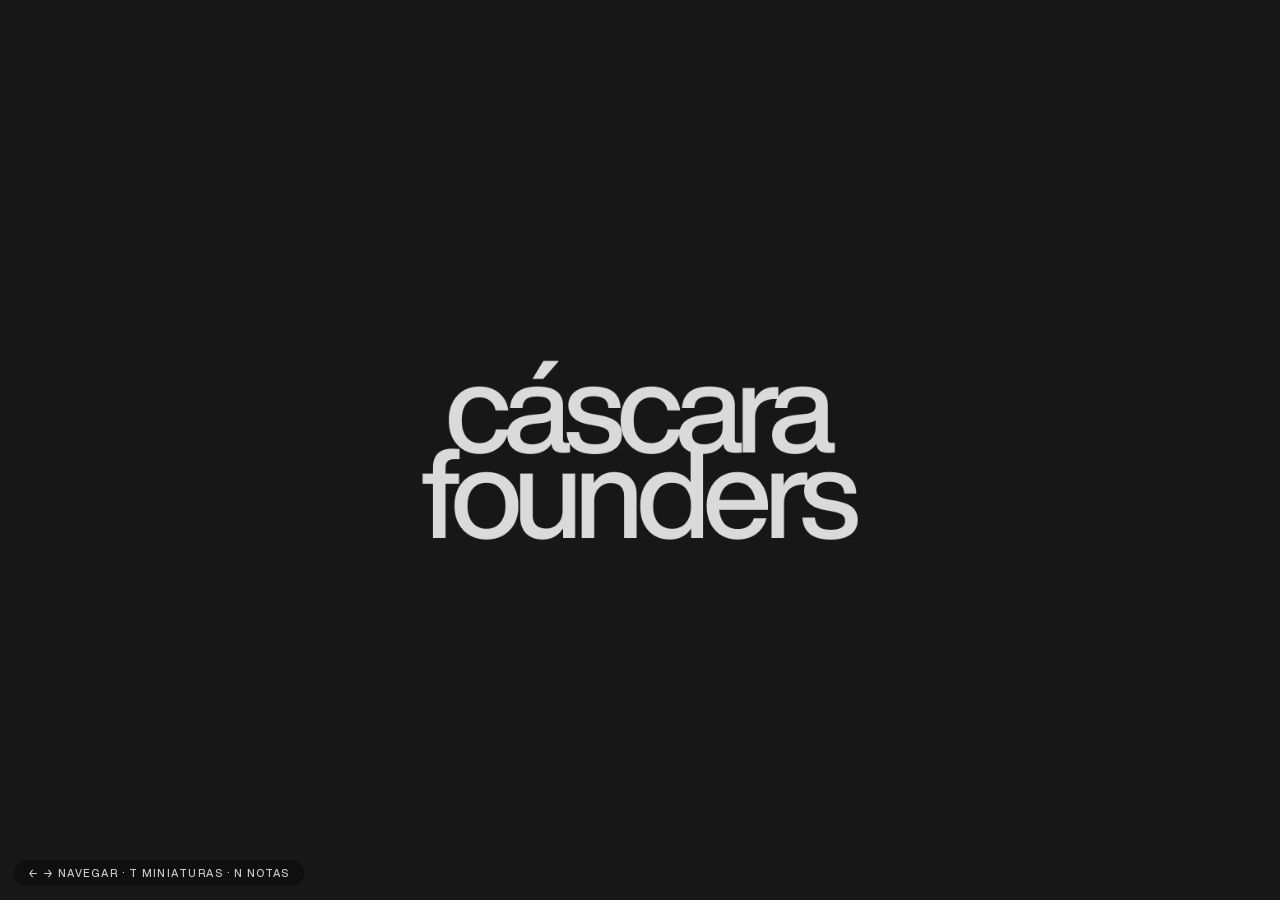
<file: oferta.html>
<!DOCTYPE html>
<html lang="es">
<head>
<meta charset="utf-8">
<meta name="viewport" content="width=device-width, initial-scale=1">
<title>Cáscara Founders · La oferta</title>
<meta name="description" content="La Aceleradora de Cáscara Founders: qué es, sobre qué trabajás, el recorrido de 90 días, la semana, los founders y cómo se entra.">
<link rel="stylesheet" href="css/tokens-f3.css">
<link rel="stylesheet" href="css/base.css">
<link rel="stylesheet" href="css/deck-chrome.css">
<link rel="stylesheet" href="css/oferta.css">
<script>
  // El botón "PDF ↓" del home entra por acá: el deck se abre e imprime solo.
  // La espera le da tiempo a las fuentes y a las fotos.
  if (new URLSearchParams(location.search).has('print')) {
    addEventListener('load', () => setTimeout(() => print(), 1400));
  }
</script>
</head>
<body>
<div class="stage">
  <div class="canvas">
<section class="slide" data-label="Portada" data-screen-label="01 Portada" data-speaker-notes="Documento general de la oferta. El mismo para todos.">
    <div class="of1">
      <img class="of2" src="assets/partners/founders-lower-white.png" alt="cáscara founders">
    </div>
  </section>

  <section class="slide" data-label="El espacio" data-screen-label="02 El espacio" data-speaker-notes="Qué es la Aceleradora: un espacio cerrado y chico, 90 días caminando al lado del negocio que ya está construyendo. Acceso directo a cómo pensamos puertas adentro.">
    <div class="of3">
      <div class="of4">
        <p class="of5">Un espacio cerrado, chico, donde durante 90 días <b class="of6">caminamos al lado tuyo</b> sobre el negocio que ya estás construyendo. Acompañamos para que operes con criterio de founder, tomes decisiones más rápido, y armes los sistemas que sostienen lo que viene.</p>
        <p class="of5">Acá vas a tener acceso directo a cómo pensamos, decidimos y construimos puertas adentro de Cáscara. <span class="of7">Lo que en el programa se enseña, en la Aceleradora se aplica con vos.</span></p>
      </div>
    </div>
  </section>

  <section class="slide" data-label="Qué es" data-screen-label="03 Qué es" data-speaker-notes="Tres datos duros y una sola línea: 90 días con los cinco founders adentro del negocio.">
    <div class="of8">
      <span class="of9">Qué es la Aceleradora</span>
      <div class="of10">
        <div class="of11">
          <div class="of12">90</div>
          <div class="of13">días adentro de tu negocio real</div>
        </div>
        <div class="of11">
          <div class="of12">10</div>
          <div class="of13">sesiones uno a uno</div>
        </div>
        <div class="of11">
          <div class="of12">5</div>
          <div class="of13">founders sobre tu negocio</div>
        </div>
      </div>
    </div>
  </section>

  <section class="slide" data-label="Sobre qué trabajás" data-screen-label="04 Sobre qué trabajás" data-speaker-notes="Los cinco frentes del negocio que se trabajan en los 90 días. Todos, sobre material propio.">
    <div class="of14">
      <span class="of9">Sobre qué vas a trabajar</span>
      <p class="of15">Los cinco frentes del negocio, trabajados sobre tu material: tu oferta, tus llamadas, tus clientes, <span class="of16">tus números.</span></p>
      <div class="of17">
        <div class="of18">
          <div class="of19">Tu oferta</div>
          <p class="of20">Qué vendés, con qué promesa, a qué precio y en qué niveles.</p>
        </div>
        <div class="of18">
          <div class="of19">Tu marca personal</div>
          <p class="of20">Identidad, voz propia y una presencia que sostiene el precio.</p>
        </div>
        <div class="of18">
          <div class="of19">Sistema de contenido</div>
          <p class="of20">Línea editorial, formatos y un ritmo que podés sostener.</p>
        </div>
        <div class="of18">
          <div class="of19">Proceso de ventas</div>
          <p class="of20">Prospección, propuesta, cierre y seguimiento, documentados.</p>
        </div>
        <div class="of18">
          <div class="of19">Procesos internos</div>
          <p class="of20">Entrega, capacidad real y las primeras tareas delegadas.</p>
        </div>
      </div>
    </div>
  </section>

  <section class="slide" data-label="El recorrido" data-screen-label="05 El recorrido" data-speaker-notes="El mapa concreto: cada sesión uno a uno, con nombre y con quién. Onboarding individual con Teo, clarity con Facu, alternado entre Franco y Facu, y el cierre con sign off de Teo.">
    <div class="of14">
      <span class="of9">El recorrido · sesión por sesión</span>
      <p class="of15">Arrancás con tu onboarding individual, y de ahí las diez sesiones uno a uno: cada una con tema, fecha y founder asignado desde el primer día. <span class="of16">Todo agendado desde el primer día.</span></p>
      <div class="of21">
        <div class="of22">
          <div class="of23">
            <span class="of24">Mes 1</span>
            <span class="of25">El piso</span>
          </div>
          <div class="of26"><div class="of27"><div class="of28">Onboarding y setup</div><span class="of29">Día 0</span></div><div class="of30">Teo</div></div>
          <div class="of31"><div class="of28">Clarity call</div><div class="of32">Facu</div></div>
          <div class="of33"><div class="of28">Producto, oferta y lanzamiento</div><div class="of30">Franco</div></div>
          <div class="of31"><div class="of28">Elección del foco</div><div class="of32">Facu</div></div>
        </div>
        <div class="of22">
          <div class="of23">
            <span class="of24">Mes 2</span>
            <span class="of25">El servicio</span>
          </div>
          <div class="of33"><div class="of28">Oferta y precio</div><div class="of30">Franco</div></div>
          <div class="of33"><div class="of28">Entrega y estructura</div><div class="of30">Facu</div></div>
          <div class="of33"><div class="of28">Adquisición y ventas</div><div class="of30">Franco</div></div>
          <div class="of33"><div class="of28">Cierre del mes 2</div><div class="of30">Facu</div></div>
        </div>
        <div class="of22">
          <div class="of23">
            <span class="of24">Mes 3</span>
            <span class="of25">El cierre</span>
          </div>
          <div class="of33"><div class="of28">Apertura del mes 3</div><div class="of30">Franco</div></div>
          <div class="of33"><div class="of28">Ejecución sobre tu foco</div><div class="of30">Facu</div></div>
          <div class="of31"><div class="of28">Cierre, sign off y roadmap a 6 meses</div><div class="of32">Teo</div></div>
        </div>
      </div>
      <p class="of34">Y en paralelo, todas las semanas, las tres grupales en vivo: creatividad con Juana, contenido con Fede y operaciones con Teo.</p>
    </div>
  </section>

  <section class="slide" data-label="El foco" data-screen-label="06 El foco" data-speaker-notes="El foco se define dos veces: al cierre del mes 1 para el mes 2, y al cierre del mes 2 para el mes 3. Siempre sobre el mayor cuello de botella del momento.">
    <div class="of35">
      <span class="of9">El foco · se define al cierre de cada mes</span>
      <div class="of36">
        <div class="of37">Un camino por mes,<br>sobre tu mayor cuello de botella</div>
        <p class="of38">Al cerrar el mes 1, con la auditoría y el análisis del negocio ya hechos, elegimos juntos el camino que resuelve lo que más te está frenando. El mes 2 completo avanza sobre esas activaciones. Al cierre del mes 2 repetimos el proceso y definimos cómo se orienta el mes 3. Cada mes abre con accionables y un roadmap de ejecución, y cierra <span class="of16">midiendo qué se movió.</span></p>
      </div>
      <div class="of21">
        <div>
          <div class="of39">Conseguir</div>
            <div class="of40">
              <div class="of41">Lo elegís si</div>
              <div class="of42">Te llegan pocas consultas, o llegan y se caen antes del cierre.</div>
            </div>
            <div class="of40">
              <div class="of41">El mes trabaja</div>
              <div class="of43">Oferta, precio y proceso de venta.</div>
            </div>
          <div class="of44">Al cierre del mes</div>
          <div class="of45">Propuestas enviadas y primeros cierres.</div>
        </div>
        <div>
          <div class="of39">Sostener</div>
            <div class="of40">
              <div class="of41">Lo elegís si</div>
              <div class="of42">Conseguís, y la demanda depende de tu energía.</div>
            </div>
            <div class="of40">
              <div class="of41">El mes trabaja</div>
              <div class="of43">Contenido, audiencia y delegación de la producción.</div>
            </div>
          <div class="of44">Al cierre del mes</div>
          <div class="of45">Un ritmo de publicación que se sostiene solo.</div>
        </div>
        <div>
          <div class="of39">Entregar</div>
            <div class="of40">
              <div class="of41">Lo elegís si</div>
              <div class="of42">Conseguís y cerrás, y la entrega te consume.</div>
            </div>
            <div class="of40">
              <div class="of41">El mes trabaja</div>
              <div class="of43">Proceso de servicio, capacidad y equipo.</div>
            </div>
          <div class="of44">Al cierre del mes</div>
          <div class="of45">Menos horas tuyas por cliente, mismo servicio.</div>
        </div>
      </div>
    </div>
  </section>

  <section class="slide" data-label="La semana" data-screen-label="07 La semana" data-speaker-notes="Tres grupales fijas por semana, siempre los mismos días. Las uno a uno se agendan aparte, por link.">
    <div class="of46">
      <span class="of47">Tu semana</span>
      <div class="of36">
        <div class="of37">Tres grupales en vivo,<br>todas las semanas</div>
        <p class="of48">Siempre los mismos días y el mismo horario, las trece semanas. Llegás con el entregable de la semana anterior y la sesión trabaja sobre <span class="of49">tu material.</span></p>
      </div>
      <div class="of21">
        <div class="of50">
          <div class="of51">Martes</div>
          <div class="of52">Operaciones</div>
          <div class="of53">con Teo</div>
        </div>
        <div class="of50">
          <div class="of51">Jueves</div>
          <div class="of52">Creatividad</div>
          <div class="of53">con Juana</div>
        </div>
        <div class="of50">
          <div class="of51">Viernes</div>
          <div class="of52">Contenido</div>
          <div class="of53">con Fede</div>
        </div>
      </div>
      <p class="of54">Tus sesiones uno a uno con Facu y Franco las reservás por link, en la semana que te toca.</p>
    </div>
  </section>

  <section class="slide" data-label="Los founders" data-screen-label="08 Founders" data-speaker-notes="Cinco personas que dirigen sus propias áreas, no un consultor con material grabado.">
    <div class="of55">
      <div class="of56"><span class="of9">Los founders · acceso directo</span></div>
      <div class="of57">
        <div class="of58"><img class="of59" src="assets/oferta/facu.jpg" alt="Facu"></div>
        <div class="of58"><img class="of59" src="assets/oferta/franco.jpg" alt="Franco"></div>
        <div class="of58"><img class="of59" src="assets/oferta/fede.jpg" alt="Fede"></div>
        <div class="of58"><img class="of59" src="assets/oferta/juana.jpg" alt="Juana"></div>
        <div class="of58"><img class="of59" src="assets/oferta/teo.jpg" alt="Teo"></div>
        <div class="of60">
          <div class="of61">Facu</div>
          <div class="of62">Estructura y negocio</div>
          <div class="of63">Diagnóstico, estructura de servicio, delegación y las decisiones de fondo.</div>
        </div>
        <div class="of60">
          <div class="of61">Franco</div>
          <div class="of62">Oferta, precio y ventas</div>
          <div class="of63">Cómo se arma la oferta, cuánto se cobra y cómo se cierra.</div>
        </div>
        <div class="of60">
          <div class="of61">Fede</div>
          <div class="of62">Contenido</div>
          <div class="of63">Línea editorial, ángulos, guionado y el ritmo que se puede sostener.</div>
        </div>
        <div class="of60">
          <div class="of61">Juana</div>
          <div class="of62">Creatividad</div>
          <div class="of63">Identidad, dirección visual, voz de marca y presencia.</div>
        </div>
        <div class="of60">
          <div class="of61">Teo</div>
          <div class="of62">Operaciones</div>
          <div class="of63">Sistemas, entrega, herramientas y todo lo que hace que lo decidido se ejecute.</div>
        </div>
      </div>
    </div>
  </section>

  <section class="slide" data-label="Qué incluye" data-screen-label="09 Qué incluye" data-speaker-notes="Los doce entregables. Todo tangible.">
    <div class="of64">
      <span class="of9">Qué incluye</span>
      <div class="of65">
        <div>
          <div class="of66"><span class="of67"></span><span class="of68">10 sesiones uno a uno con los founders</span></div>
          <div class="of66"><span class="of67"></span><span class="of68">Grupales semanales en vivo de creatividad, contenido y operaciones</span></div>
          <div class="of66"><span class="of67"></span><span class="of68">Tu roadmap, actualizado los tres meses</span></div>
          <div class="of66"><span class="of67"></span><span class="of68">Un checklist de to-do por semana, para seguir un camino ordenado</span></div>
          <div class="of66"><span class="of67"></span><span class="of68">Templates de oferta: promesa, mecanismo, niveles y plan de pagos</span></div>
          <div class="of66"><span class="of67"></span><span class="of68">Tu one-pager de oferta</span></div>
        </div>
        <div>
          <div class="of66"><span class="of67"></span><span class="of68">Templates de trabajo y de propuesta comercial</span></div>
          <div class="of66"><span class="of67"></span><span class="of68">Proceso de ventas documentado: prospección, discovery, propuesta, objeciones y seguimiento</span></div>
          <div class="of66"><span class="of67"></span><span class="of68">Estructura de entrega de servicio, con onboarding de cliente e informes</span></div>
          <div class="of66"><span class="of67"></span><span class="of68">Dashboard de métricas del embudo completo</span></div>
          <div class="of66"><span class="of67"></span><span class="of68">Roadmap a 6 meses</span></div>
          <div class="of66"><span class="of67"></span><span class="of68">Biblioteca de recursos y activos utilizables, con <span class="of69">acceso permanente</span></span></div>
        </div>
      </div>
    </div>
  </section>

  <section class="slide" data-label="Bonus" data-screen-label="10 Bonus" data-speaker-notes="Los tres accesos que vienen incluidos y que no se compran aparte.">
    <div class="of70">
      <div class="of71"><img class="of72" src="assets/oferta/porsche.jpg" alt=""></div>
      <div class="of73"></div>
      <div class="of74">
        <span class="of47">Bonus · incluido</span>
        <div class="of10">
          <div class="of50">
            <div class="of75">La app de Cáscara</div>
            <p class="of76">Todo el programa en un solo lugar: tu recorrido, el material, tu checklist y el registro de cada sesión. Abrís y ves en qué semana estás y qué te toca.</p>
          </div>
          <div class="of50">
            <div class="of75">Connect Wall</div>
            <p class="of76">Publicás tus búsquedas para armar tu propio equipo: editores, diseñadores, setters, asistentes. Es lo que destraba el momento de delegar: sabés exactamente dónde buscar.</p>
          </div>
          <div class="of50">
            <div class="of75">La comunidad</div>
            <p class="of76">Dueños de negocio con visión creativa, resolviendo los mismos problemas en paralelo. Contactos, colaboraciones y <span class="of49">networking real.</span></p>
          </div>
        </div>
      </div>
    </div>
  </section>

  <section class="slide" data-label="La inversión" data-screen-label="11 La inversión" data-speaker-notes="USD 3.500, 4.000 en cuotas. Todo lo que incluye, en una sola vista.">
    <div class="of77">
      <span class="of78">La inversión</span>
      <div class="of79">
        <div>
          <div class="of80">Ticket</div>
          <div class="of81">3.500</div>
          <div class="of82">USD · 4.000 en cuotas</div>
        </div>
        <div class="of83">
          <div class="of84"><span class="of6">Duración</span><span class="of85">90 días</span></div>
          <div class="of84"><span class="of6">1-1</span><span class="of6">10 en total</span></div>
          <div class="of84"><span class="of6">Grupales</span><span class="of85">Tres por semana, en vivo</span></div>
          <div class="of84"><span class="of6">Plataforma</span><span class="of85">La app: recorrido, checklist y entregables</span></div>
          <div class="of84"><span class="of6">Equipo</span><span class="of85">Acceso a publicar en Connect Wall</span></div>
          <div class="of86"><span class="of6">Soporte</span><span class="of85">Un encargado del equipo de Cáscara, siguiendo tu evolución de forma continua</span></div>
        </div>
      </div>
      <div class="of87"></div>
    </div>
  </section>

  <section class="slide" data-label="Cómo se entra" data-screen-label="12 Cómo se entra" data-speaker-notes="Cierre. Una sola fecha de arranque por camada; antes de confirmar el lugar hacemos una llamada.">
    <div class="of3">
      <p class="of88">Una vida son, en promedio, unos 32.857 días.<br><span class="of89">¿Cuándo querés empezar a crecer?</span></p>
    </div>
  </section>
  </div>
</div>

<nav class="rail" aria-label="Miniaturas de las slides"></nav>

<aside class="notes">
  <span class="notes-label">Notas del orador</span>
  <p class="notes-body"></p>
</aside>

<div class="hint">← → navegar · T miniaturas · N notas</div>

<script src="js/deck.js"></script>
</body>
</html>
</file>
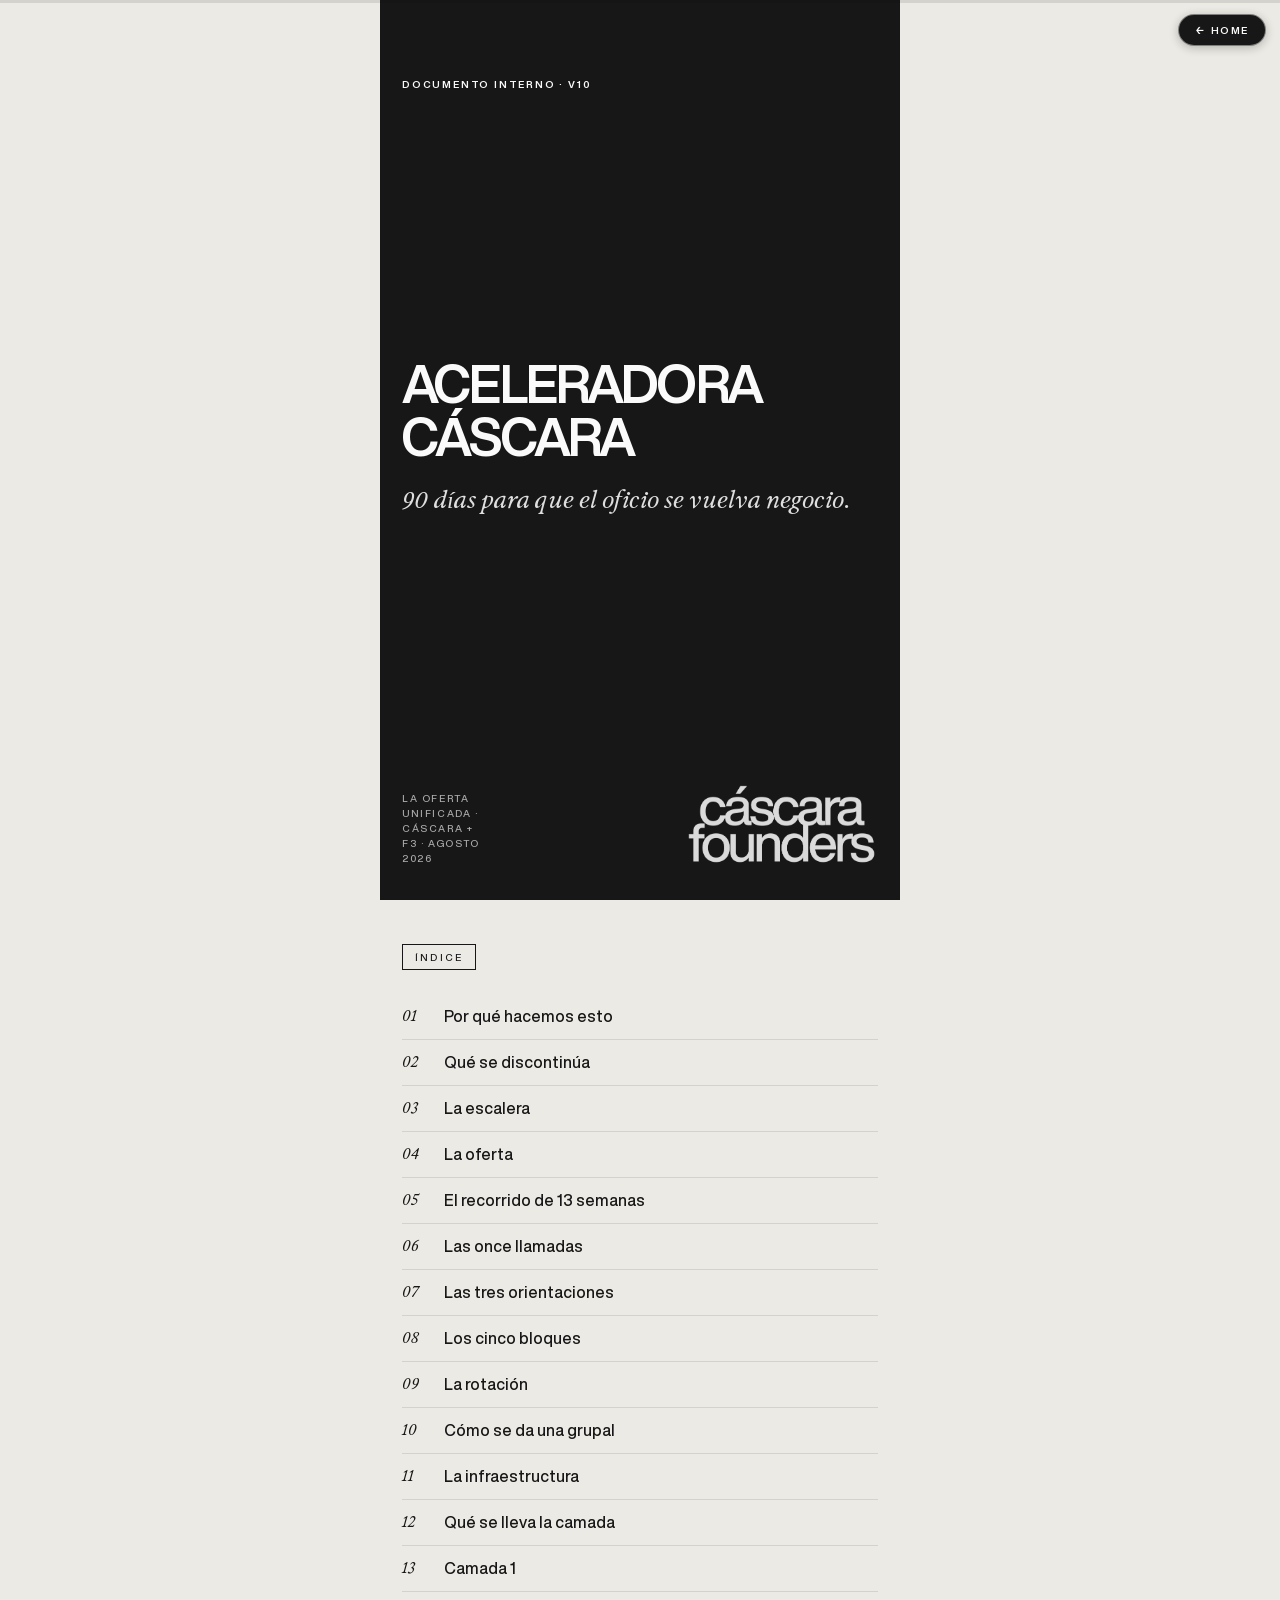
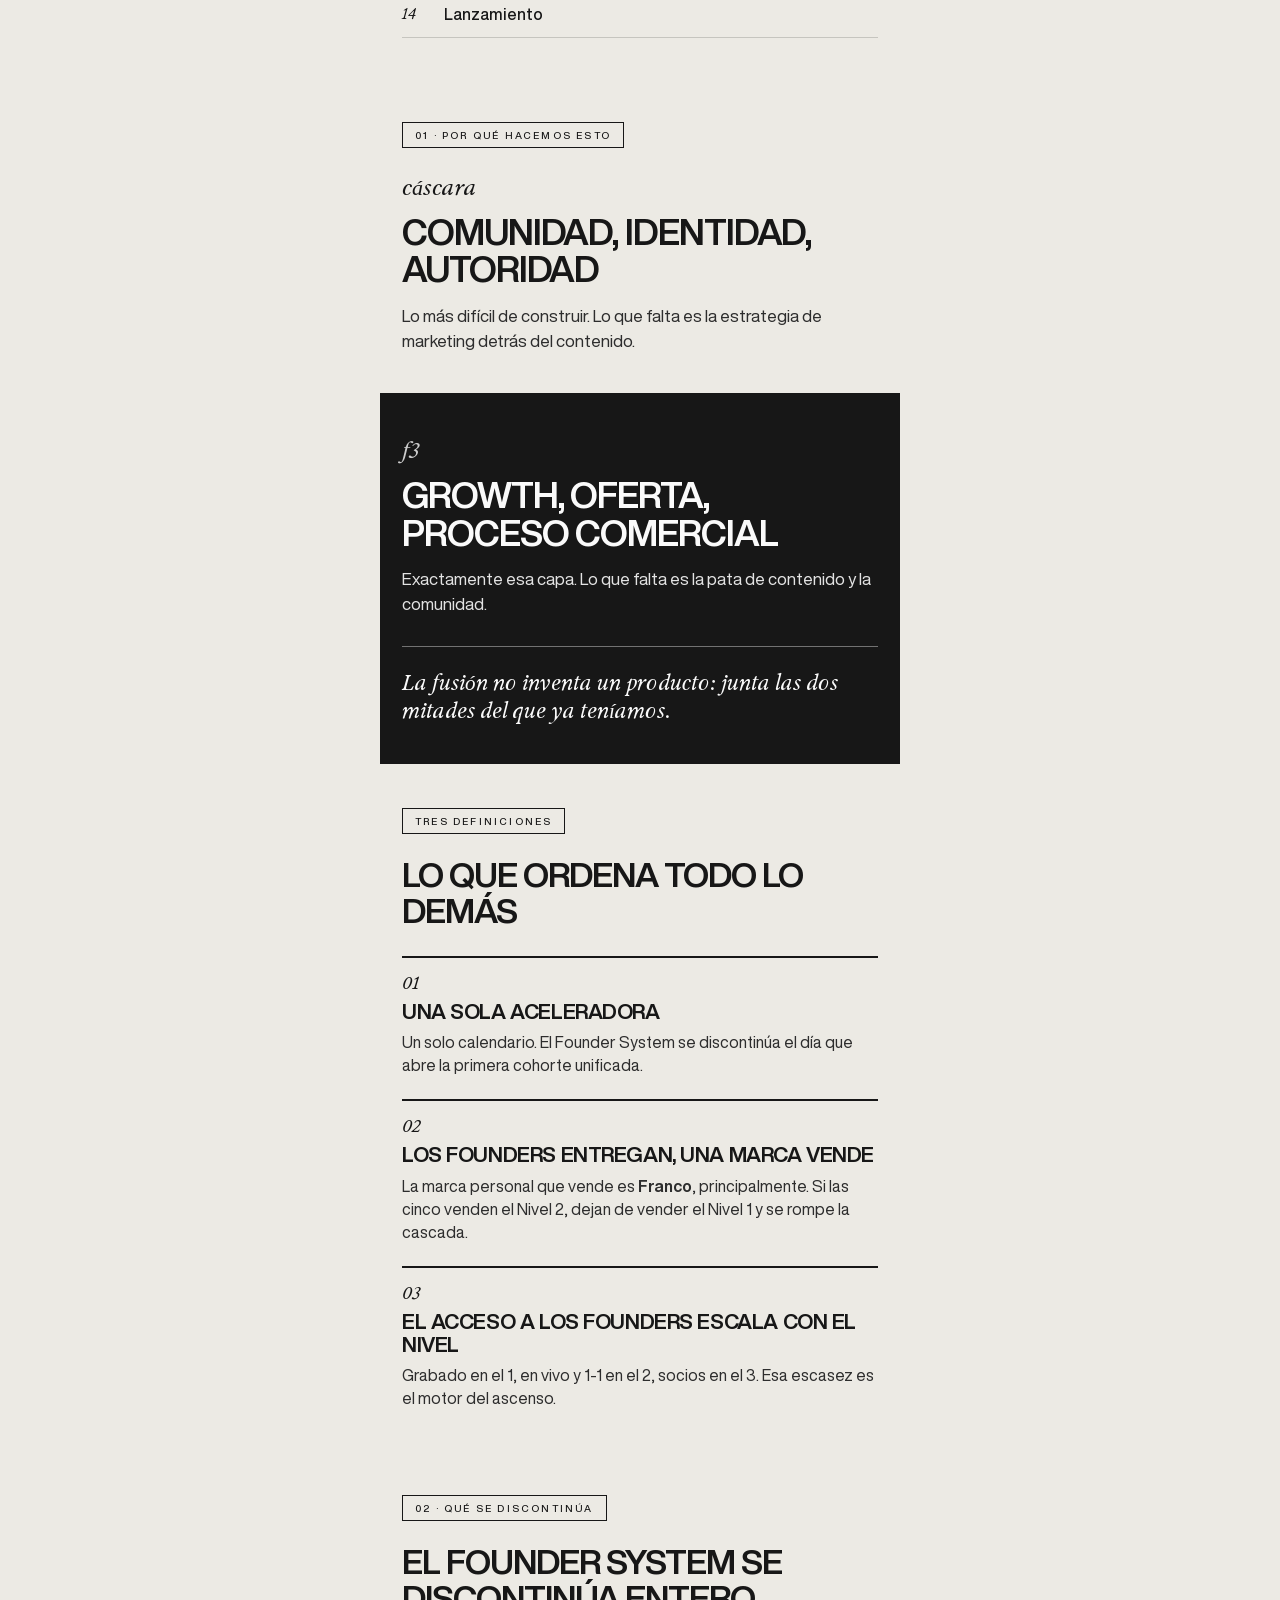
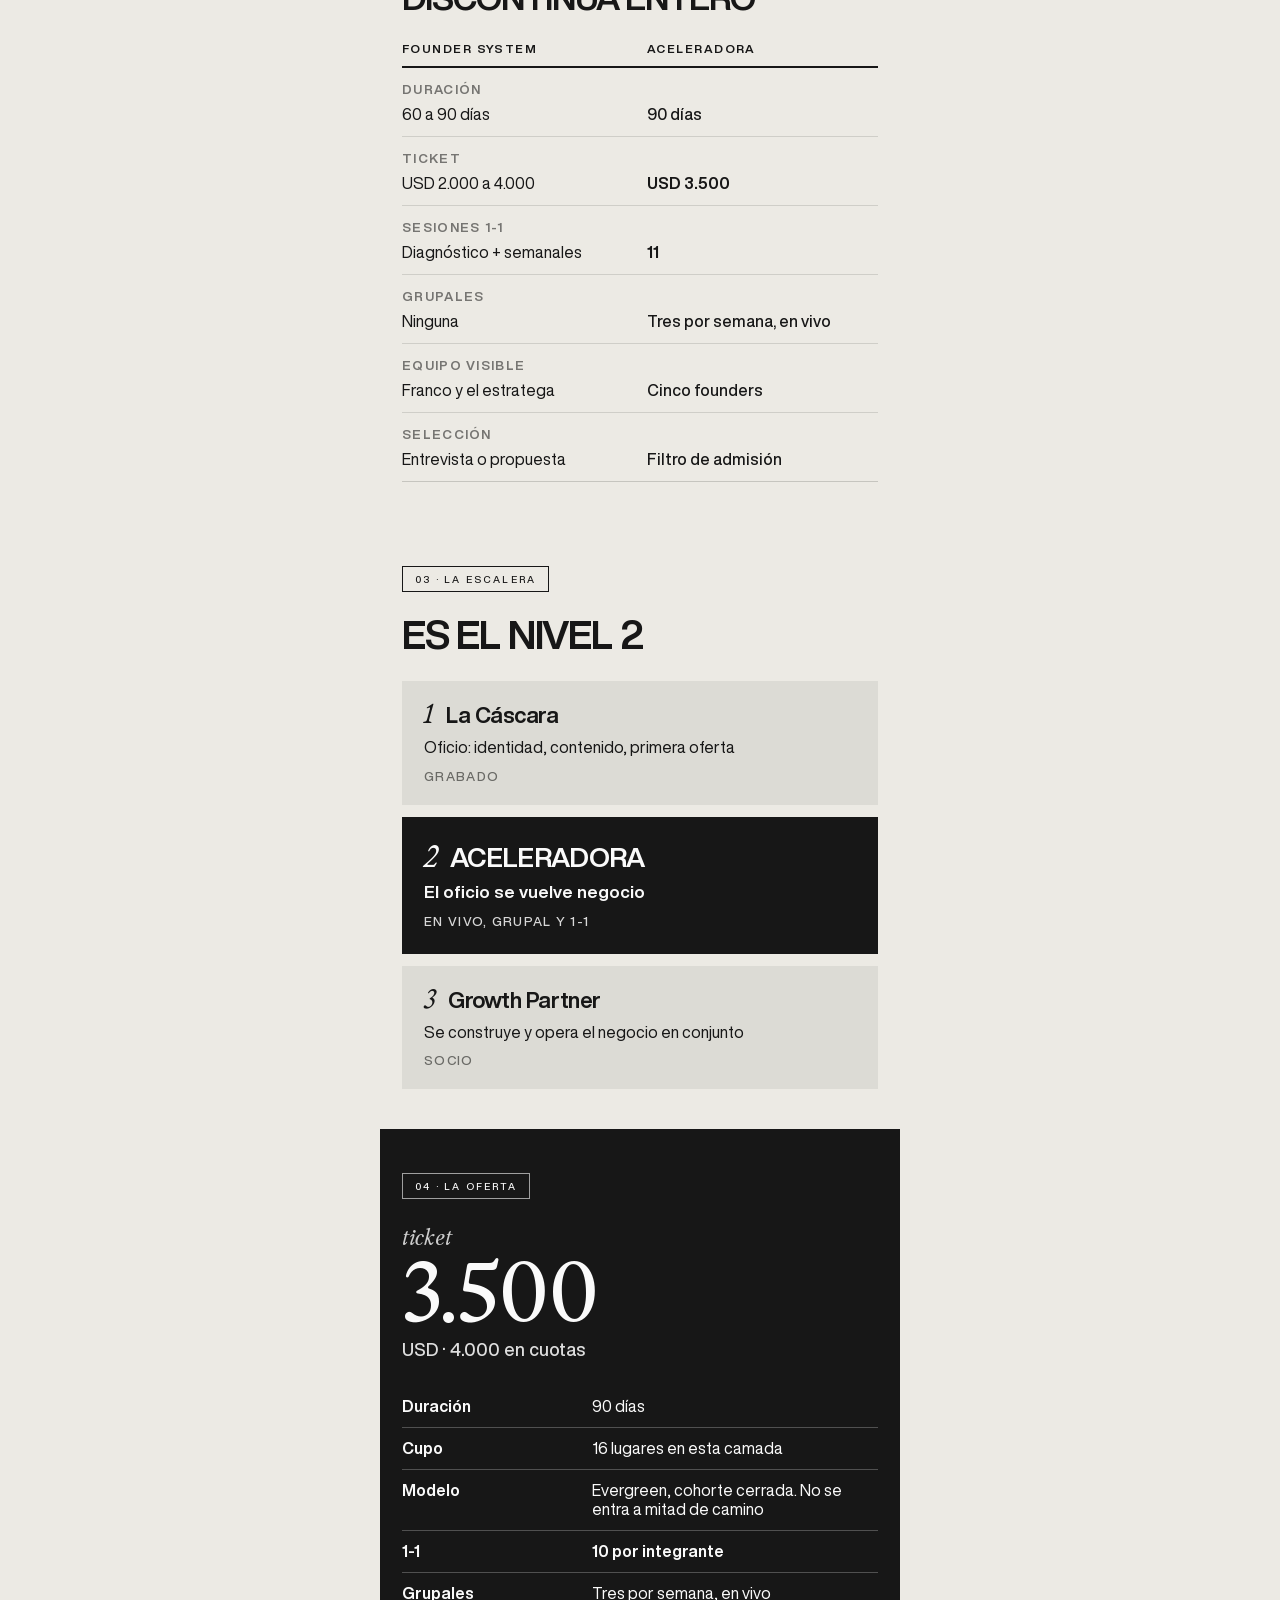
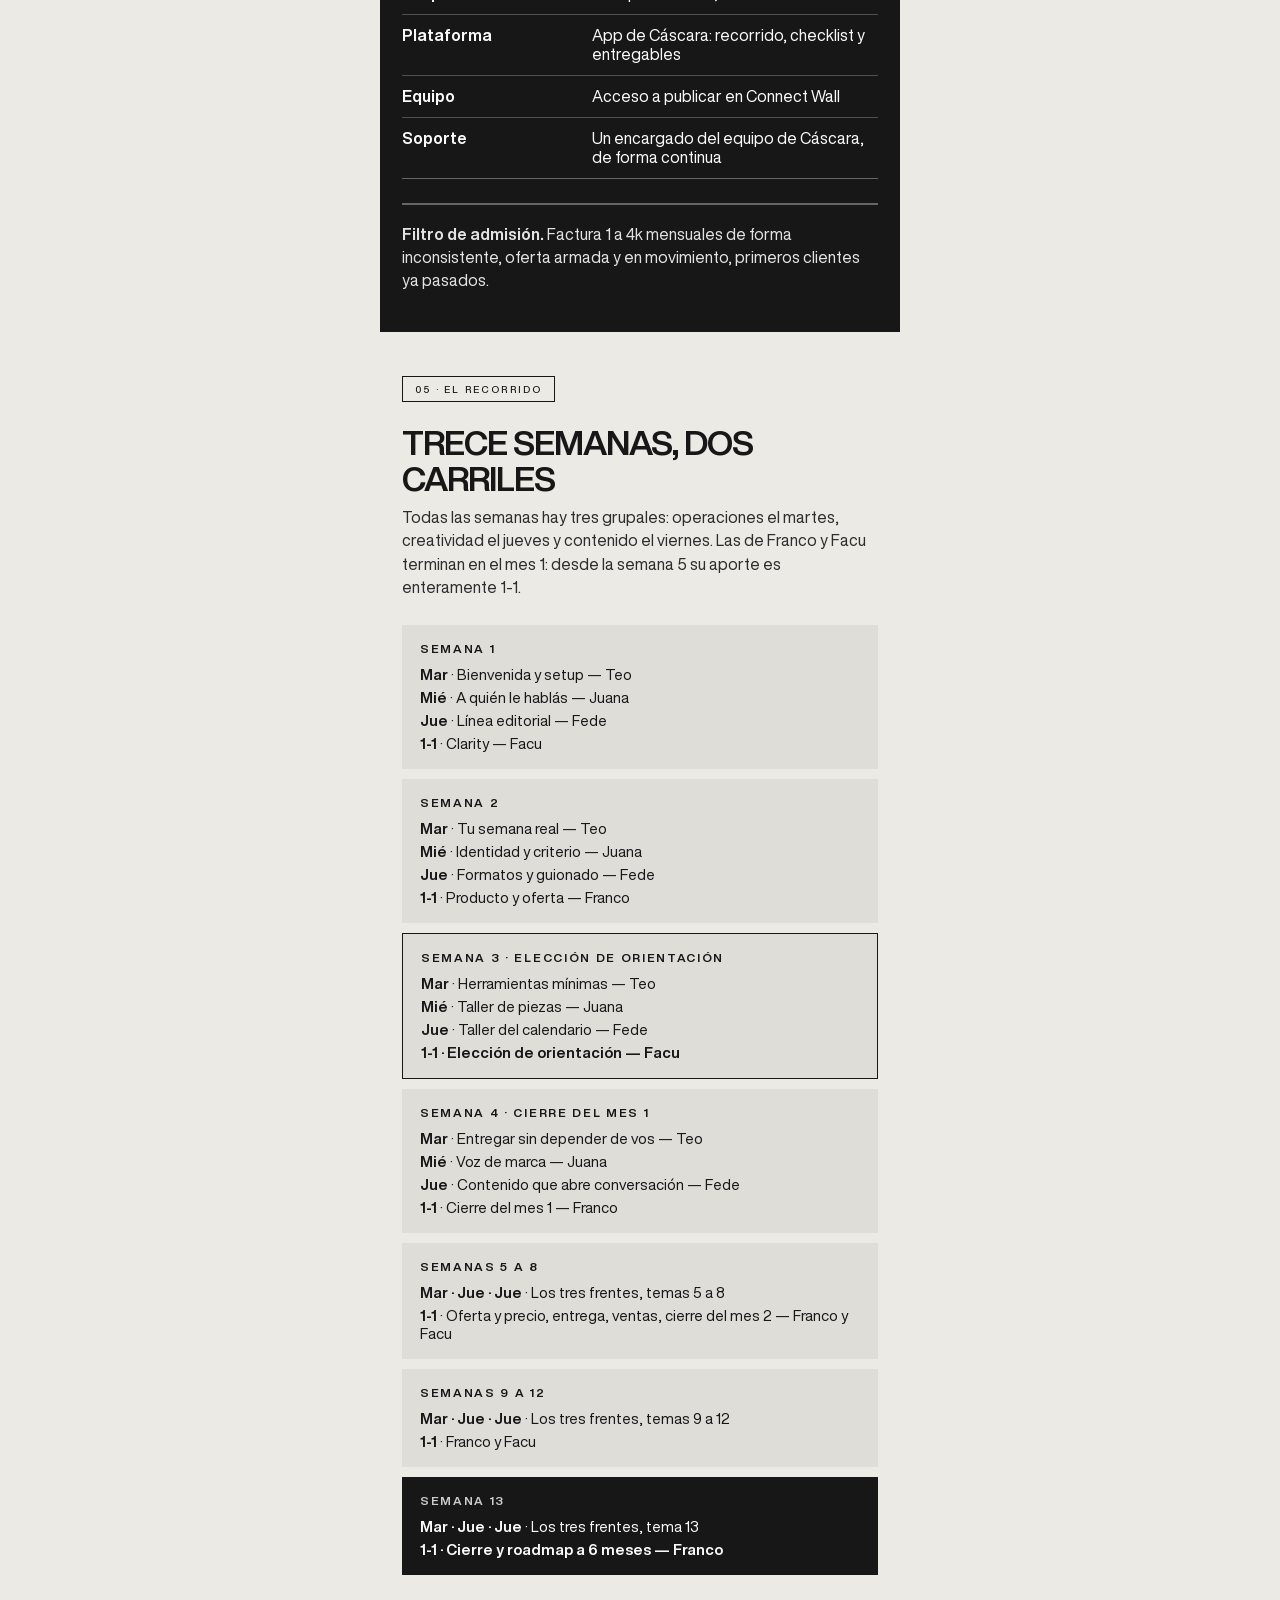
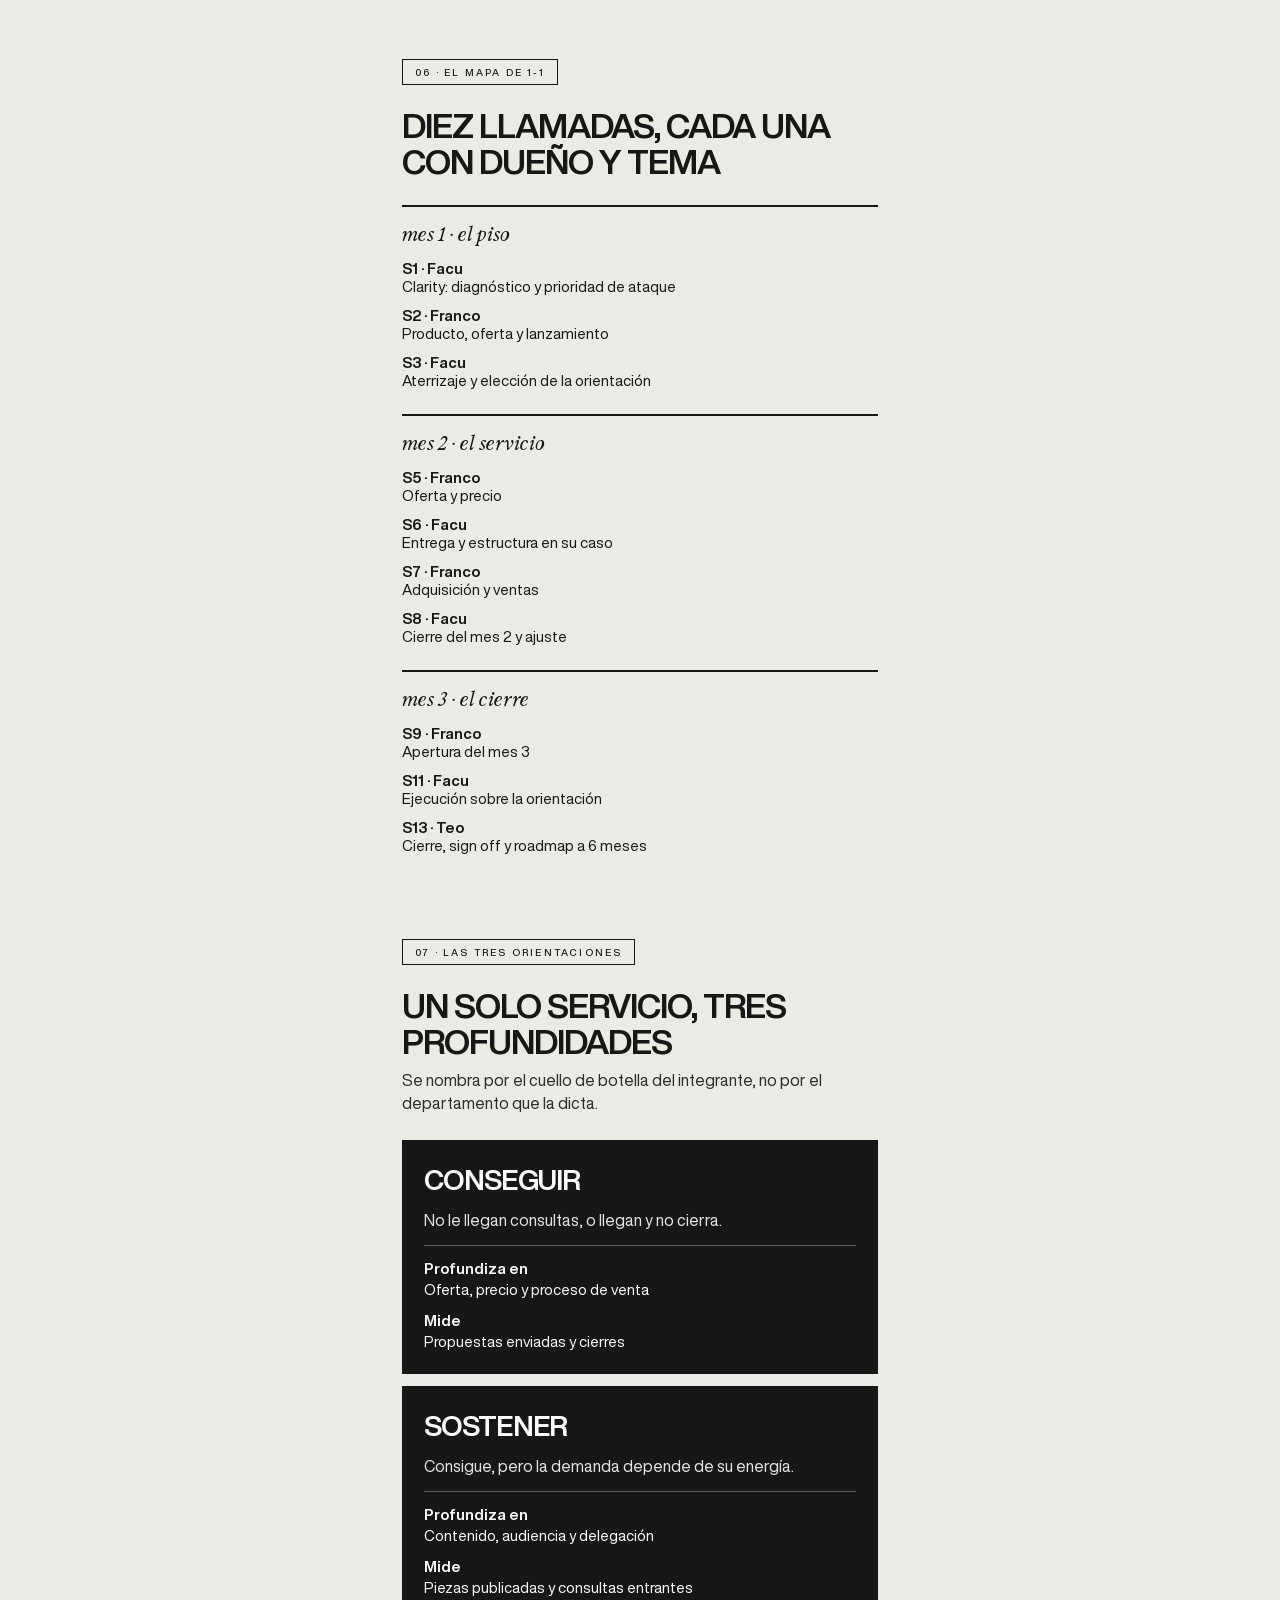
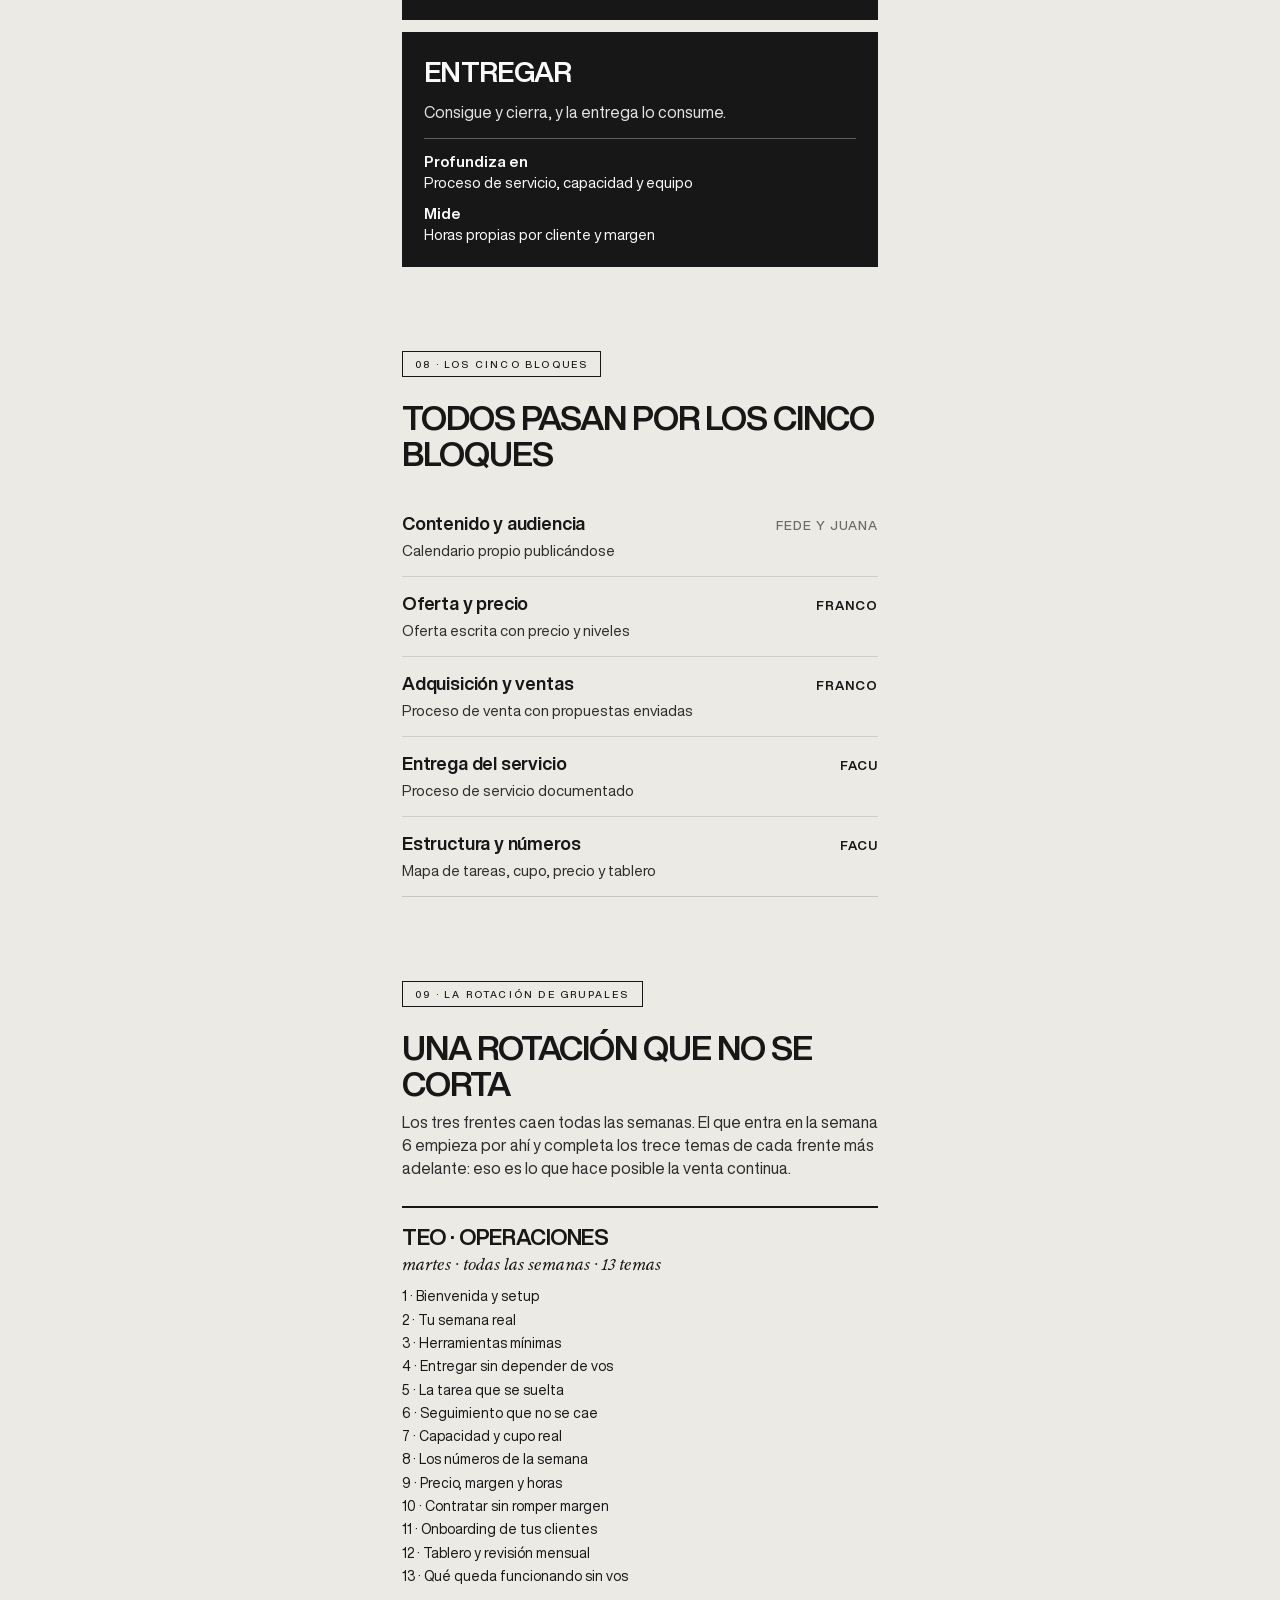
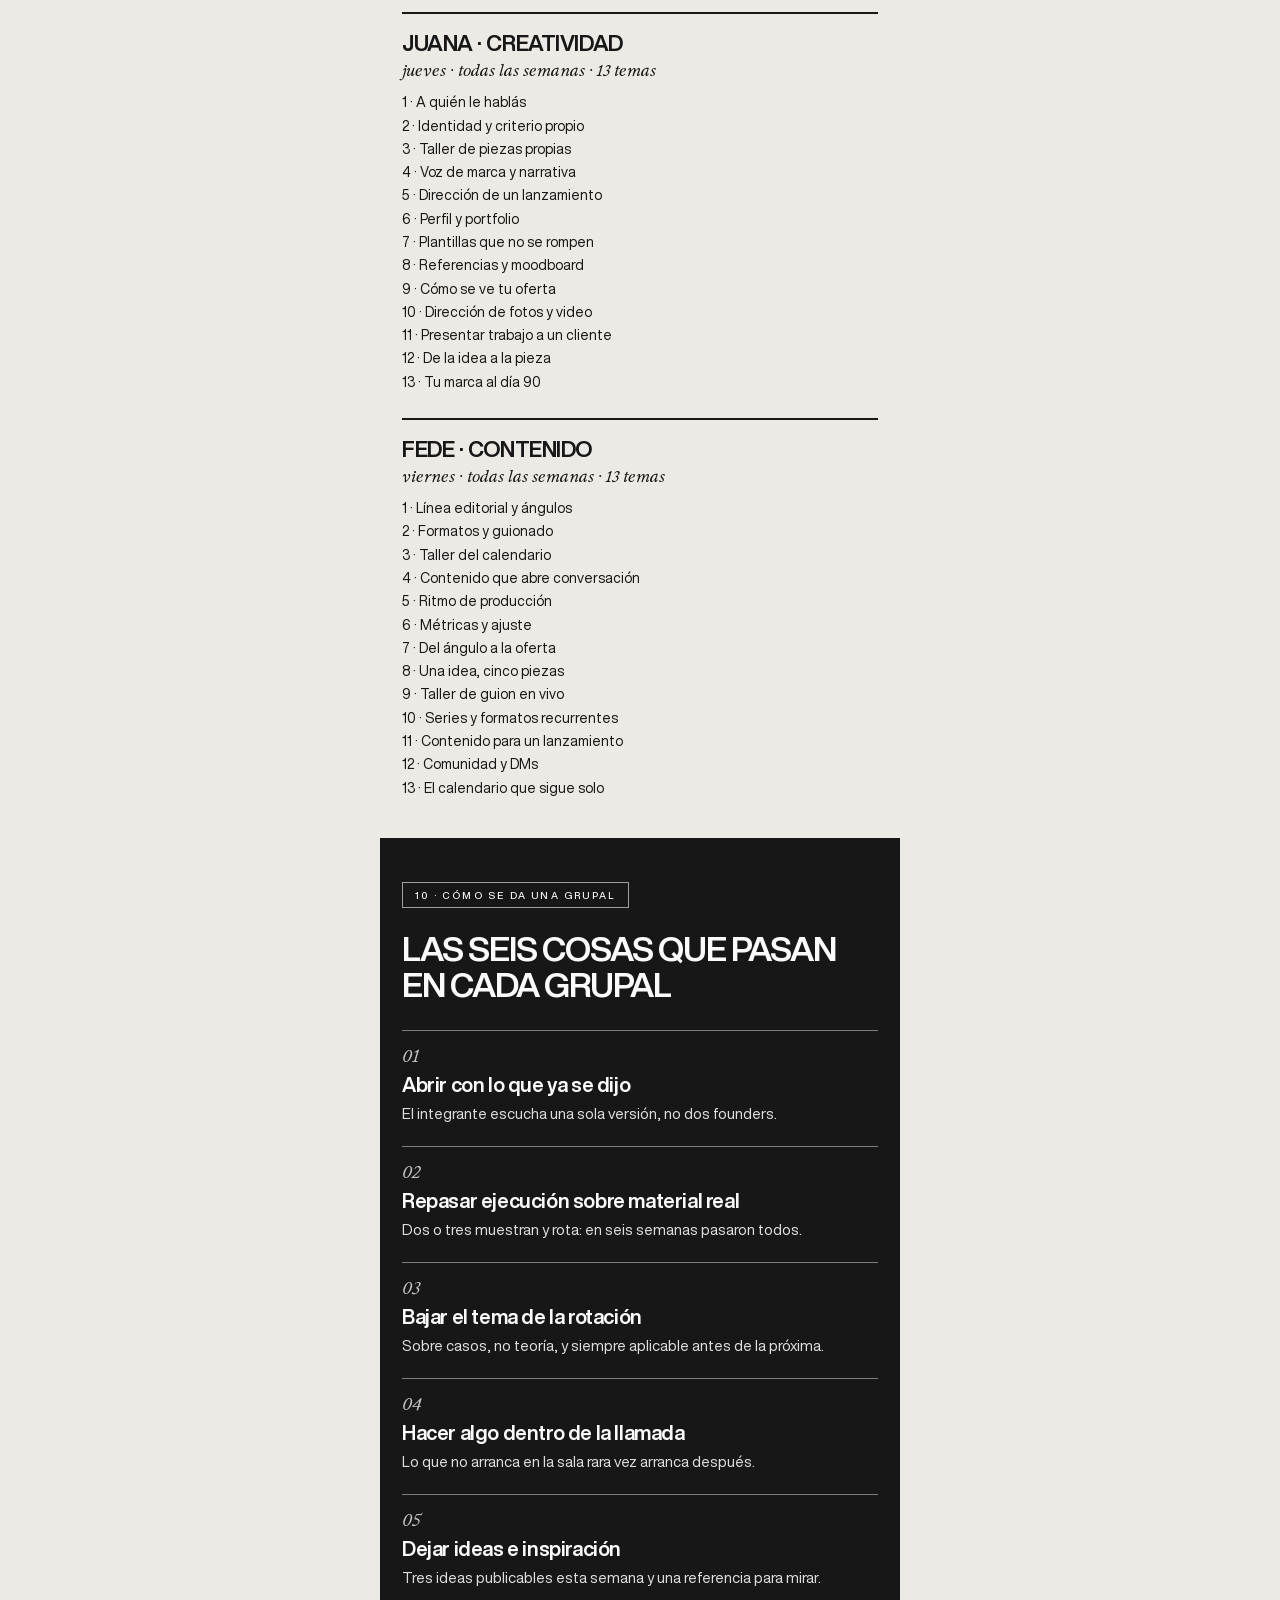
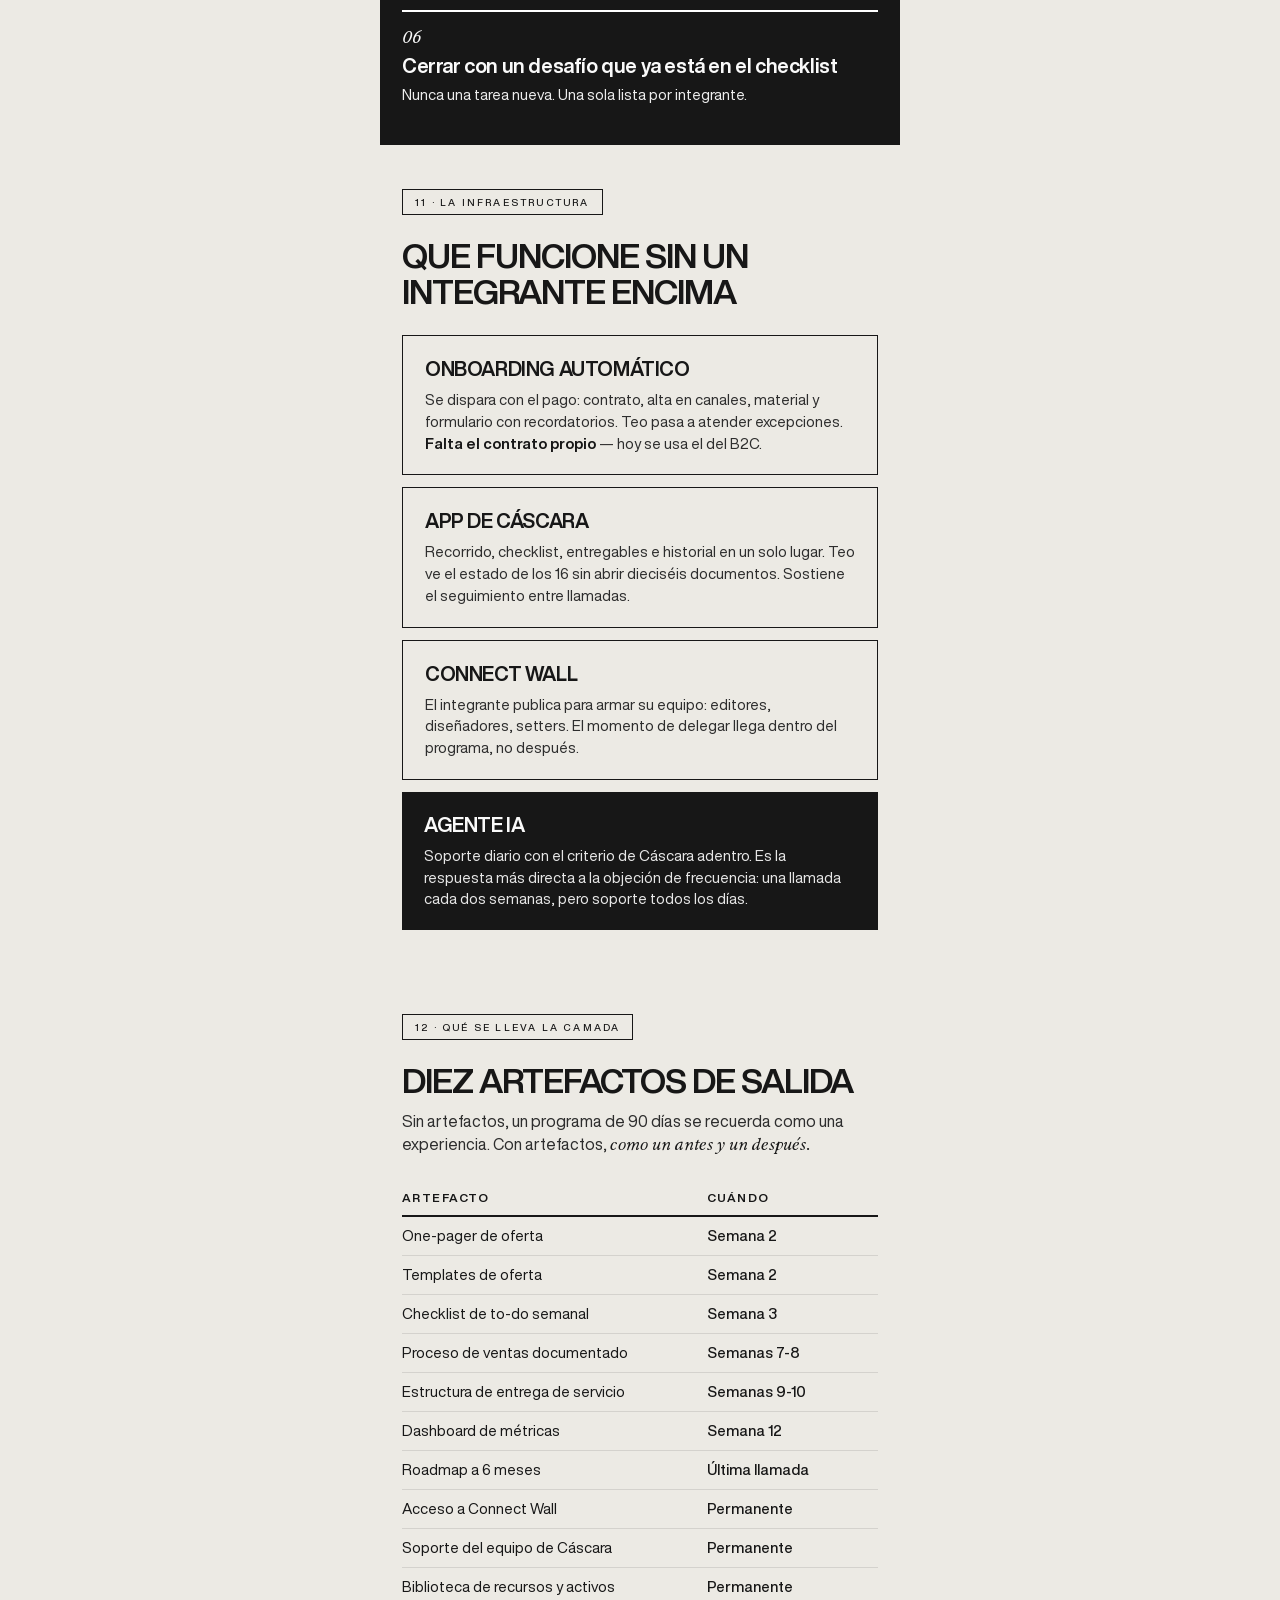
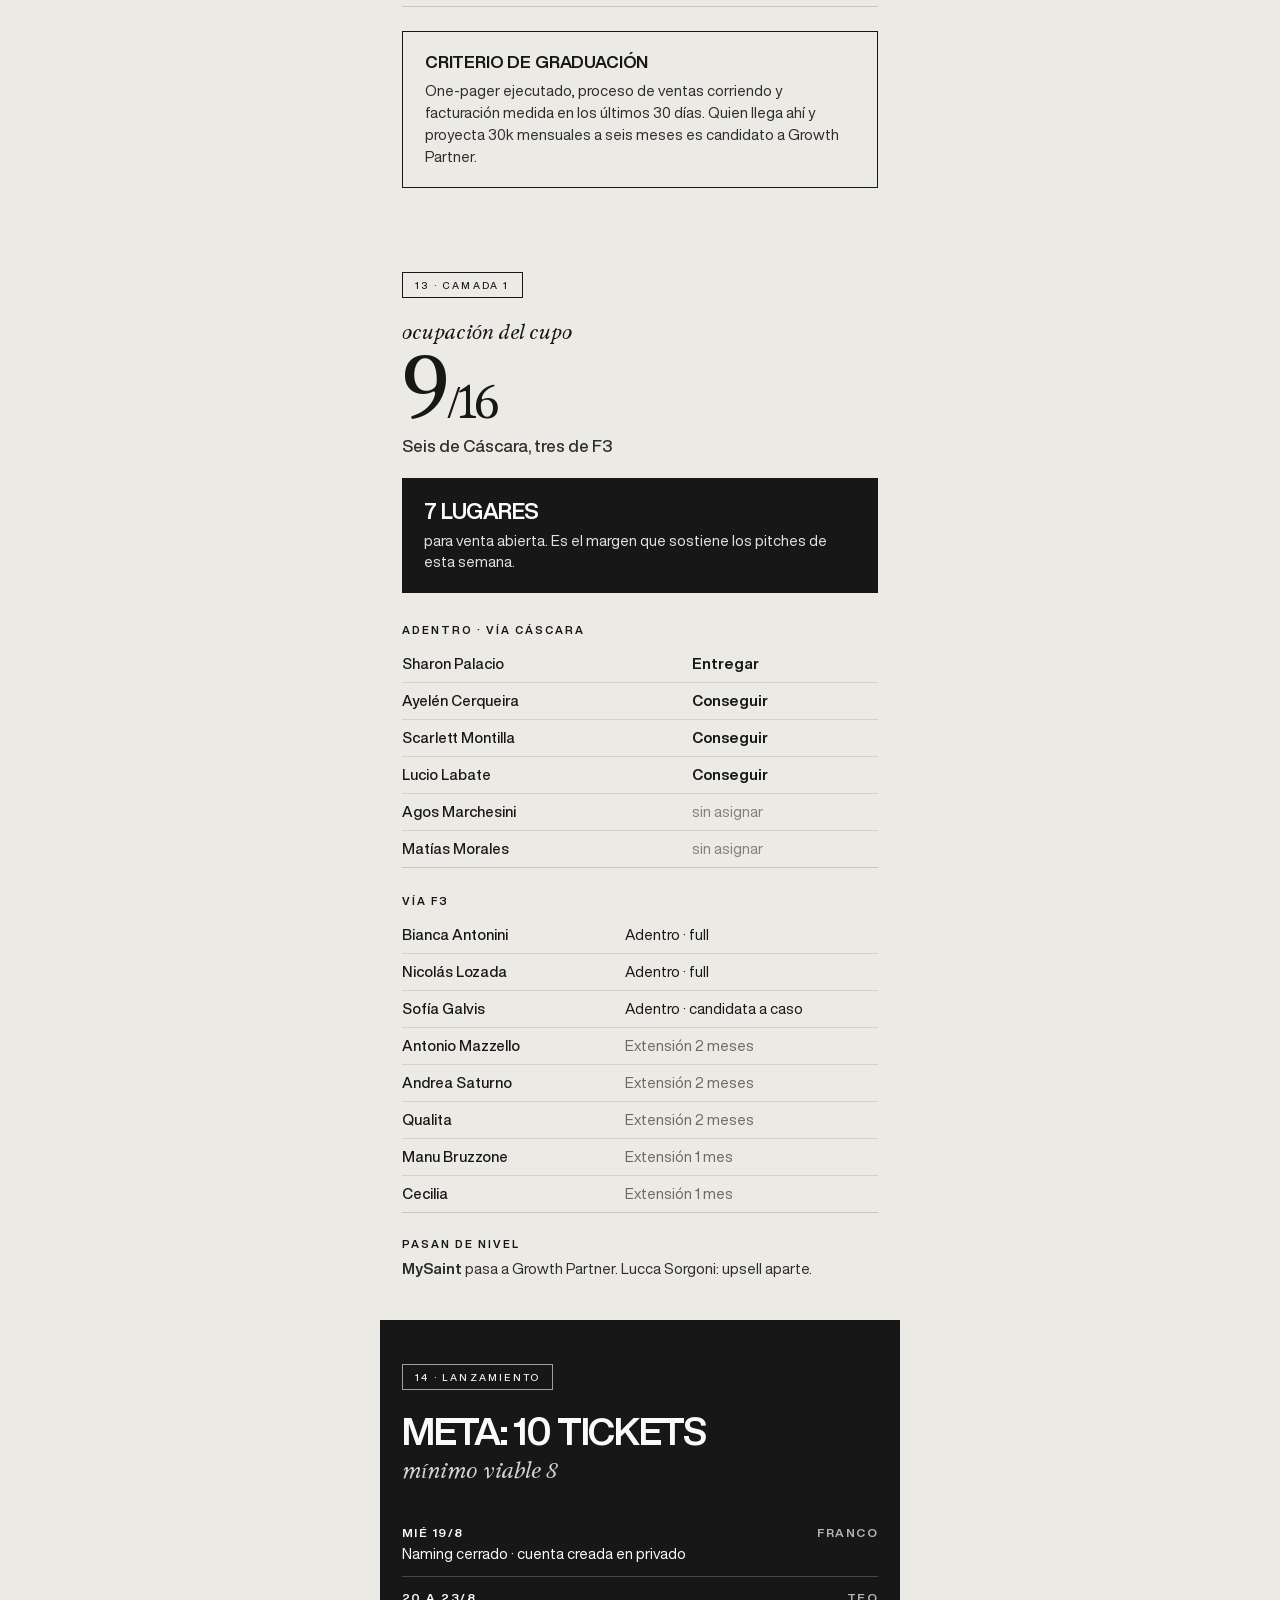
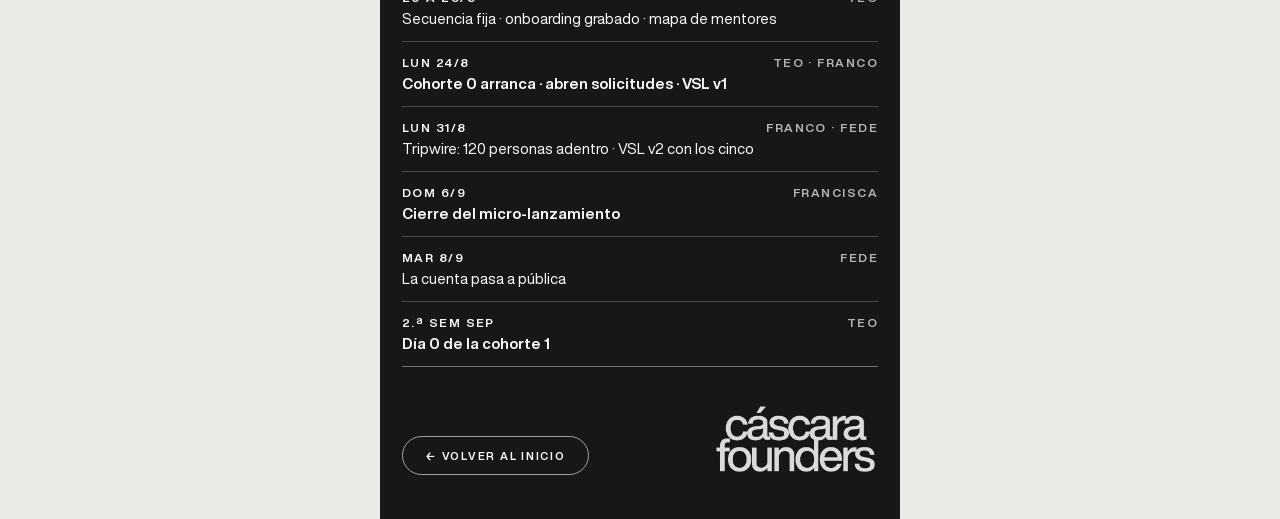
<file: presentacion-mobile.html>
<!DOCTYPE html>
<html lang="es">
<head>
<meta charset="utf-8">
<meta name="viewport" content="width=device-width, initial-scale=1, viewport-fit=cover">
<title>Cáscara Founders · Presentación</title>
<meta name="description" content="La oferta unificada de la Aceleradora, en scroll vertical.">
<link rel="stylesheet" href="css/tokens-f3.css">
<link rel="stylesheet" href="css/base.css">
<link rel="stylesheet" href="css/deck-mobile.css">
</head>
<body>
<div class="mb1">

  <div class="mb2"><div class="mb3" id="progress-fill"></div></div>

  <a class="mb4" href="index.html">← Home</a>

  <section class="mb5" data-screen-label="01 Portada">
    <div class="mb6">Documento interno · v10</div>
    <div>
      <h1 class="mb7">Aceleradora<br>Cáscara</h1>
      <p class="mb8">90 días para que el oficio se vuelva negocio.</p>
    </div>
    <div class="mb9">
      <span class="mb10">La oferta unificada · Cáscara + F3 · Agosto 2026</span>
      <img class="mb11" src="assets/partners/founders-lower-white.png" alt="cáscara founders">
    </div>
  </section>

  <section class="mb12" data-screen-label="02 Índice">
    <div class="mb13">Índice</div>
    <div class="mb14">
      <a class="mb15" href="#s03"><span class="mb16">01</span><span class="mb17">Por qué hacemos esto</span></a>
      <a class="mb15" href="#s05"><span class="mb16">02</span><span class="mb17">Qué se discontinúa</span></a>
      <a class="mb15" href="#s06"><span class="mb16">03</span><span class="mb17">La escalera</span></a>
      <a class="mb15" href="#s07"><span class="mb16">04</span><span class="mb17">La oferta</span></a>
      <a class="mb15" href="#s08"><span class="mb16">05</span><span class="mb17">El recorrido de 13 semanas</span></a>
      <a class="mb15" href="#s09"><span class="mb16">06</span><span class="mb17">Las once llamadas</span></a>
      <a class="mb15" href="#s10"><span class="mb16">07</span><span class="mb17">Las tres orientaciones</span></a>
      <a class="mb15" href="#s11"><span class="mb16">08</span><span class="mb17">Los cinco bloques</span></a>
      <a class="mb15" href="#s12"><span class="mb16">09</span><span class="mb17">La rotación</span></a>
      <a class="mb15" href="#s13"><span class="mb16">10</span><span class="mb17">Cómo se da una grupal</span></a>
      <a class="mb15" href="#s14"><span class="mb16">11</span><span class="mb17">La infraestructura</span></a>
      <a class="mb15" href="#s15"><span class="mb16">12</span><span class="mb17">Qué se lleva la camada</span></a>
      <a class="mb15" href="#s16"><span class="mb16">13</span><span class="mb17">Camada 1</span></a>
      <a class="mb18" href="#s17"><span class="mb16">14</span><span class="mb17">Lanzamiento</span></a>
    </div>
  </section>

  <section class="mb12" id="s03" data-screen-label="03 Cáscara">
    <div class="mb19">01 · Por qué hacemos esto</div>
    <div class="mb20">cáscara</div>
    <h2 class="mb21">Comunidad, identidad, autoridad</h2>
    <p class="mb22">Lo más difícil de construir. Lo que falta es la estrategia de marketing detrás del contenido.</p>
  </section>

  <section class="mb23" data-screen-label="04 F3">
    <div class="mb24">f3</div>
    <h2 class="mb21">Growth, oferta, proceso comercial</h2>
    <p class="mb25">Exactamente esa capa. Lo que falta es la pata de contenido y la comunidad.</p>
    <div class="mb26">La fusión no inventa un producto: junta las dos mitades del que ya teníamos.</div>
  </section>

  <section class="mb12" data-screen-label="05 Definiciones">
    <div class="mb27">Tres definiciones</div>
    <h2 class="mb28">Lo que ordena todo lo demás</h2>
    <div class="mb29">
      <div class="mb30">
        <div class="mb31">01</div>
        <div class="mb32">Una sola aceleradora</div>
        <div class="mb33">Un solo calendario. El Founder System se discontinúa el día que abre la primera cohorte unificada.</div>
      </div>
      <div class="mb30">
        <div class="mb31">02</div>
        <div class="mb32">Los founders entregan, una marca vende</div>
        <div class="mb33">La marca personal que vende es <b class="mb34">Franco</b>, principalmente. Si las cinco venden el Nivel 2, dejan de vender el Nivel 1 y se rompe la cascada.</div>
      </div>
      <div class="mb30">
        <div class="mb31">03</div>
        <div class="mb35">El acceso a los founders escala con el nivel</div>
        <div class="mb33">Grabado en el 1, en vivo y 1-1 en el 2, socios en el 3. Esa escasez es el motor del ascenso.</div>
      </div>
    </div>
  </section>

  <section class="mb12" id="s05" data-screen-label="06 Se discontinúa">
    <div class="mb27">02 · Qué se discontinúa</div>
    <h2 class="mb36">El Founder System se discontinúa entero</h2>
    <div class="mb37"><span>Founder System</span><span class="mb38">Aceleradora</span></div>
    <div class="mb14">
      <div class="mb39">
        <div class="mb40">Duración</div>
        <div class="mb41"><span class="mb42">60 a 90 días</span><span class="mb43">90 días</span></div>
      </div>
      <div class="mb39">
        <div class="mb40">Ticket</div>
        <div class="mb41"><span class="mb42">USD 2.000 a 4.000</span><span class="mb44">USD 3.500</span></div>
      </div>
      <div class="mb39">
        <div class="mb40">Sesiones 1-1</div>
        <div class="mb41"><span class="mb42">Diagnóstico + semanales</span><span class="mb34">11</span></div>
      </div>
      <div class="mb39">
        <div class="mb40">Grupales</div>
        <div class="mb41"><span class="mb42">Ninguna</span><span class="mb43">Tres por semana, en vivo</span></div>
      </div>
      <div class="mb39">
        <div class="mb40">Equipo visible</div>
        <div class="mb41"><span class="mb42">Franco y el estratega</span><span class="mb43">Cinco founders</span></div>
      </div>
      <div class="mb45">
        <div class="mb40">Selección</div>
        <div class="mb41"><span class="mb42">Entrevista o propuesta</span><span class="mb43">Filtro de admisión</span></div>
      </div>
    </div>
  </section>

  <section class="mb12" id="s06" data-screen-label="07 Escalera">
    <div class="mb27">03 · La escalera</div>
    <h2 class="mb46">Es el Nivel 2</h2>
    <div class="mb47">
      <div class="mb48">
        <div class="mb49"><span class="mb50">1</span><span class="mb51">La Cáscara</span></div>
        <div class="mb52">Oficio: identidad, contenido, primera oferta</div>
        <div class="mb53">Grabado</div>
      </div>
      <div class="mb54">
        <div class="mb49"><span class="mb55">2</span><span class="mb56">Aceleradora</span></div>
        <div class="mb57">El oficio se vuelve negocio</div>
        <div class="mb58">En vivo, grupal y 1-1</div>
      </div>
      <div class="mb48">
        <div class="mb49"><span class="mb50">3</span><span class="mb51">Growth Partner</span></div>
        <div class="mb52">Se construye y opera el negocio en conjunto</div>
        <div class="mb53">Socio</div>
      </div>
    </div>
  </section>

  <section class="mb23" id="s07" data-screen-label="08 La oferta">
    <div class="mb59">04 · La oferta</div>
    <div class="mb60">ticket</div>
    <div class="mb61">3.500</div>
    <div class="mb62">USD · 4.000 en cuotas</div>
    <div class="mb63">
      <div class="mb64"><span class="mb34">Duración</span><span class="mb42">90 días</span></div>
      <div class="mb64"><span class="mb34">Cupo</span><span class="mb42">16 lugares en esta camada</span></div>
      <div class="mb64"><span class="mb34">Modelo</span><span class="mb42">Evergreen, cohorte cerrada. No se entra a mitad de camino</span></div>
      <div class="mb64"><span class="mb34">1-1</span><span class="mb34">10 por integrante</span></div>
      <div class="mb64"><span class="mb34">Grupales</span><span class="mb42">Tres por semana, en vivo</span></div>
      <div class="mb64"><span class="mb34">Plataforma</span><span class="mb42">App de Cáscara: recorrido, checklist y entregables</span></div>
      <div class="mb64"><span class="mb34">Equipo</span><span class="mb42">Acceso a publicar en Connect Wall</span></div>
      <div class="mb65"><span class="mb34">Soporte</span><span class="mb42">Un encargado del equipo de Cáscara, de forma continua</span></div>
    </div>
    <div class="mb66"><b class="mb34">Filtro de admisión.</b> Factura 1 a 4k mensuales de forma inconsistente, oferta armada y en movimiento, primeros clientes ya pasados.</div>
  </section>

  <section class="mb12" id="s08" data-screen-label="09 Recorrido">
    <div class="mb27">05 · El recorrido</div>
    <h2 class="mb67">Trece semanas, dos carriles</h2>
    <p class="mb68">Todas las semanas hay tres grupales: operaciones el martes, creatividad el jueves y contenido el viernes. Las de Franco y Facu terminan en el mes 1: desde la semana 5 su aporte es enteramente 1-1.</p>
    <div class="mb69">
      <div class="mb70">
        <div class="mb71">Semana 1</div>
        <div class="mb72"><span><b class="mb34">Mar</b> · Bienvenida y setup — Teo</span><span><b class="mb34">Mié</b> · A quién le hablás — Juana</span><span><b class="mb34">Jue</b> · Línea editorial — Fede</span><span><b class="mb34">1-1</b> · Clarity — Facu</span></div>
      </div>
      <div class="mb70">
        <div class="mb71">Semana 2</div>
        <div class="mb72"><span><b class="mb34">Mar</b> · Tu semana real — Teo</span><span><b class="mb34">Mié</b> · Identidad y criterio — Juana</span><span><b class="mb34">Jue</b> · Formatos y guionado — Fede</span><span><b class="mb34">1-1</b> · Producto y oferta — Franco</span></div>
      </div>
      <div class="mb73">
        <div class="mb71">Semana 3 · elección de orientación</div>
        <div class="mb72"><span><b class="mb34">Mar</b> · Herramientas mínimas — Teo</span><span><b class="mb34">Mié</b> · Taller de piezas — Juana</span><span><b class="mb34">Jue</b> · Taller del calendario — Fede</span><span class="mb44">1-1 · Elección de orientación — Facu</span></div>
      </div>
      <div class="mb70">
        <div class="mb71">Semana 4 · cierre del mes 1</div>
        <div class="mb72"><span><b class="mb34">Mar</b> · Entregar sin depender de vos — Teo</span><span><b class="mb34">Mié</b> · Voz de marca — Juana</span><span><b class="mb34">Jue</b> · Contenido que abre conversación — Fede</span><span><b class="mb34">1-1</b> · Cierre del mes 1 — Franco</span></div>
      </div>
      <div class="mb70">
        <div class="mb71">Semanas 5 a 8</div>
        <div class="mb72"><span><b class="mb34">Mar · Jue · Jue</b> · Los tres frentes, temas 5 a 8</span><span><b class="mb34">1-1</b> · Oferta y precio, entrega, ventas, cierre del mes 2 — Franco y Facu</span></div>
      </div>
      <div class="mb70">
        <div class="mb71">Semanas 9 a 12</div>
        <div class="mb72"><span><b class="mb34">Mar · Jue · Jue</b> · Los tres frentes, temas 9 a 12</span><span><b class="mb34">1-1</b> · Franco y Facu</span></div>
      </div>
      <div class="mb74">
        <div class="mb75">Semana 13</div>
        <div class="mb72"><span><b class="mb34">Mar · Jue · Jue</b> · Los tres frentes, tema 13</span><span class="mb34">1-1 · Cierre y roadmap a 6 meses — Franco</span></div>
      </div>
    </div>
  </section>

  <section class="mb12" id="s09" data-screen-label="10 Las 10 llamadas">
    <div class="mb27">06 · El mapa de 1-1</div>
    <h2 class="mb36">Diez llamadas, cada una con dueño y tema</h2>
    <div class="mb76">
      <div class="mb30">
        <div class="mb77">mes 1 · el piso</div>
        <div class="mb78">
          <div><b class="mb34">S1 · Facu</b><br><span class="mb42">Clarity: diagnóstico y prioridad de ataque</span></div>
          <div><b class="mb34">S2 · Franco</b><br><span class="mb42">Producto, oferta y lanzamiento</span></div>
          <div><b class="mb44">S3 · Facu</b><br><span class="mb42">Aterrizaje y elección de la orientación</span></div>
        </div>
      </div>
      <div class="mb30">
        <div class="mb77">mes 2 · el servicio</div>
        <div class="mb78">
          <div><b class="mb34">S5 · Franco</b><br><span class="mb42">Oferta y precio</span></div>
          <div><b class="mb34">S6 · Facu</b><br><span class="mb42">Entrega y estructura en su caso</span></div>
          <div><b class="mb34">S7 · Franco</b><br><span class="mb42">Adquisición y ventas</span></div>
          <div><b class="mb34">S8 · Facu</b><br><span class="mb42">Cierre del mes 2 y ajuste</span></div>
        </div>
      </div>
      <div class="mb30">
        <div class="mb77">mes 3 · el cierre</div>
        <div class="mb78">
          <div><b class="mb34">S9 · Franco</b><br><span class="mb42">Apertura del mes 3</span></div>
          <div><b class="mb34">S11 · Facu</b><br><span class="mb42">Ejecución sobre la orientación</span></div>
          <div><b class="mb44">S13 · Teo</b><br><span class="mb42">Cierre, sign off y roadmap a 6 meses</span></div>
        </div>
      </div>
    </div>
  </section>

  <section class="mb12" id="s10" data-screen-label="11 Orientaciones">
    <div class="mb27">07 · Las tres orientaciones</div>
    <h2 class="mb67">Un solo servicio, tres profundidades</h2>
    <p class="mb79">Se nombra por el cuello de botella del integrante, no por el departamento que la dicta.</p>
    <div class="mb47">
      <div class="mb80">
        <div class="mb81">Conseguir</div>
        <div class="mb82">No le llegan consultas, o llegan y no cierra.</div>
        <div class="mb83"><b class="mb34">Profundiza en</b><br>Oferta, precio y proceso de venta</div>
        <div class="mb84"><b class="mb34">Mide</b><br>Propuestas enviadas y cierres</div>
      </div>
      <div class="mb80">
        <div class="mb81">Sostener</div>
        <div class="mb82">Consigue, pero la demanda depende de su energía.</div>
        <div class="mb83"><b class="mb34">Profundiza en</b><br>Contenido, audiencia y delegación</div>
        <div class="mb84"><b class="mb34">Mide</b><br>Piezas publicadas y consultas entrantes</div>
      </div>
      <div class="mb80">
        <div class="mb81">Entregar</div>
        <div class="mb82">Consigue y cierra, y la entrega lo consume.</div>
        <div class="mb83"><b class="mb34">Profundiza en</b><br>Proceso de servicio, capacidad y equipo</div>
        <div class="mb84"><b class="mb34">Mide</b><br>Horas propias por cliente y margen</div>
      </div>
    </div>
  </section>

  <section class="mb12" id="s11" data-screen-label="12 Cinco bloques">
    <div class="mb27">08 · Los cinco bloques</div>
    <h2 class="mb36">Todos pasan por los cinco bloques</h2>
    <div class="mb14">
      <div class="mb85">
        <div class="mb86"><span class="mb87">Contenido y audiencia</span><span class="mb88">Fede y Juana</span></div>
        <div class="mb89">Calendario propio publicándose</div>
      </div>
      <div class="mb85">
        <div class="mb86"><span class="mb87">Oferta y precio</span><span class="mb90">Franco</span></div>
        <div class="mb89">Oferta escrita con precio y niveles</div>
      </div>
      <div class="mb85">
        <div class="mb86"><span class="mb87">Adquisición y ventas</span><span class="mb90">Franco</span></div>
        <div class="mb89">Proceso de venta con propuestas enviadas</div>
      </div>
      <div class="mb85">
        <div class="mb86"><span class="mb87">Entrega del servicio</span><span class="mb90">Facu</span></div>
        <div class="mb89">Proceso de servicio documentado</div>
      </div>
      <div class="mb91">
        <div class="mb86"><span class="mb87">Estructura y números</span><span class="mb90">Facu</span></div>
        <div class="mb89">Mapa de tareas, cupo, precio y tablero</div>
      </div>
    </div>
  </section>

  <section class="mb12" id="s12" data-screen-label="13 Rotación">
    <div class="mb27">09 · La rotación de grupales</div>
    <h2 class="mb67">Una rotación que no se corta</h2>
    <p class="mb68">Los tres frentes caen todas las semanas. El que entra en la semana 6 empieza por ahí y completa los trece temas de cada frente más adelante: eso es lo que hace posible la venta continua.</p>
    <div class="mb92">
      <div class="mb30">
        <div class="mb93">Teo · operaciones</div>
        <div class="mb94">martes · todas las semanas · 13 temas</div>
        <div class="mb95">
          <span>1 · Bienvenida y setup</span><span>2 · Tu semana real</span><span>3 · Herramientas mínimas</span><span>4 · Entregar sin depender de vos</span><span>5 · La tarea que se suelta</span><span>6 · Seguimiento que no se cae</span><span>7 · Capacidad y cupo real</span><span>8 · Los números de la semana</span><span>9 · Precio, margen y horas</span><span>10 · Contratar sin romper margen</span><span>11 · Onboarding de tus clientes</span><span>12 · Tablero y revisión mensual</span><span>13 · Qué queda funcionando sin vos</span>
        </div>
      </div>
      <div class="mb30">
        <div class="mb93">Juana · creatividad</div>
        <div class="mb94">jueves · todas las semanas · 13 temas</div>
        <div class="mb95">
          <span>1 · A quién le hablás</span><span>2 · Identidad y criterio propio</span><span>3 · Taller de piezas propias</span><span>4 · Voz de marca y narrativa</span><span>5 · Dirección de un lanzamiento</span><span>6 · Perfil y portfolio</span><span>7 · Plantillas que no se rompen</span><span>8 · Referencias y moodboard</span><span>9 · Cómo se ve tu oferta</span><span>10 · Dirección de fotos y video</span><span>11 · Presentar trabajo a un cliente</span><span>12 · De la idea a la pieza</span><span>13 · Tu marca al día 90</span>
        </div>
      </div>
      <div class="mb30">
        <div class="mb93">Fede · contenido</div>
        <div class="mb94">viernes · todas las semanas · 13 temas</div>
        <div class="mb95">
          <span>1 · Línea editorial y ángulos</span><span>2 · Formatos y guionado</span><span>3 · Taller del calendario</span><span>4 · Contenido que abre conversación</span><span>5 · Ritmo de producción</span><span>6 · Métricas y ajuste</span><span>7 · Del ángulo a la oferta</span><span>8 · Una idea, cinco piezas</span><span>9 · Taller de guion en vivo</span><span>10 · Series y formatos recurrentes</span><span>11 · Contenido para un lanzamiento</span><span>12 · Comunidad y DMs</span><span>13 · El calendario que sigue solo</span>
        </div>
      </div>
    </div>
  </section>

  <section class="mb23" id="s13" data-screen-label="14 Anatomía de la grupal">
    <div class="mb96">10 · Cómo se da una grupal</div>
    <h2 class="mb97">Las seis cosas que pasan en cada grupal</h2>
    <div class="mb29">
      <div class="mb98">
        <div class="mb99">01</div>
        <div class="mb100">Abrir con lo que ya se dijo</div>
        <div class="mb101">El integrante escucha una sola versión, no dos founders.</div>
      </div>
      <div class="mb98">
        <div class="mb99">02</div>
        <div class="mb100">Repasar ejecución sobre material real</div>
        <div class="mb101">Dos o tres muestran y rota: en seis semanas pasaron todos.</div>
      </div>
      <div class="mb98">
        <div class="mb99">03</div>
        <div class="mb100">Bajar el tema de la rotación</div>
        <div class="mb101">Sobre casos, no teoría, y siempre aplicable antes de la próxima.</div>
      </div>
      <div class="mb98">
        <div class="mb99">04</div>
        <div class="mb100">Hacer algo dentro de la llamada</div>
        <div class="mb101">Lo que no arranca en la sala rara vez arranca después.</div>
      </div>
      <div class="mb98">
        <div class="mb99">05</div>
        <div class="mb100">Dejar ideas e inspiración</div>
        <div class="mb101">Tres ideas publicables esta semana y una referencia para mirar.</div>
      </div>
      <div class="mb102">
        <div class="mb103">06</div>
        <div class="mb100">Cerrar con un desafío que ya está en el checklist</div>
        <div class="mb104">Nunca una tarea nueva. Una sola lista por integrante.</div>
      </div>
    </div>
  </section>

  <section class="mb12" id="s14" data-screen-label="15 Infraestructura">
    <div class="mb27">11 · La infraestructura</div>
    <h2 class="mb36">Que funcione sin un integrante encima</h2>
    <div class="mb47">
      <div class="mb105">
        <div class="mb106">Onboarding automático</div>
        <div class="mb107">Se dispara con el pago: contrato, alta en canales, material y formulario con recordatorios. Teo pasa a atender excepciones. <b class="mb44">Falta el contrato propio</b> — hoy se usa el del B2C.</div>
      </div>
      <div class="mb105">
        <div class="mb106">App de Cáscara</div>
        <div class="mb107">Recorrido, checklist, entregables e historial en un solo lugar. Teo ve el estado de los 16 sin abrir dieciséis documentos. Sostiene el seguimiento entre llamadas.</div>
      </div>
      <div class="mb105">
        <div class="mb106">Connect Wall</div>
        <div class="mb107">El integrante publica para armar su equipo: editores, diseñadores, setters. El momento de delegar llega dentro del programa, no después.</div>
      </div>
      <div class="mb108">
        <div class="mb106">Agente IA</div>
        <div class="mb109">Soporte diario con el criterio de Cáscara adentro. Es la respuesta más directa a la objeción de frecuencia: una llamada cada dos semanas, pero soporte todos los días.</div>
      </div>
    </div>
  </section>

  <section class="mb12" id="s15" data-screen-label="16 Qué se lleva">
    <div class="mb27">12 · Qué se lleva la camada</div>
    <h2 class="mb110">Diez artefactos de salida</h2>
    <p class="mb79">Sin artefactos, un programa de 90 días se recuerda como una experiencia. Con artefactos, <span class="mb111">como un antes y un después.</span></p>
    <div class="mb112">
      <div class="mb113"><span>Artefacto</span><span>Cuándo</span></div>
      <div class="mb114"><span class="mb42">One-pager de oferta</span><span class="mb43">Semana 2</span></div>
      <div class="mb114"><span class="mb42">Templates de oferta</span><span class="mb43">Semana 2</span></div>
      <div class="mb114"><span class="mb42">Checklist de to-do semanal</span><span class="mb43">Semana 3</span></div>
      <div class="mb114"><span class="mb42">Proceso de ventas documentado</span><span class="mb43">Semanas 7-8</span></div>
      <div class="mb114"><span class="mb42">Estructura de entrega de servicio</span><span class="mb43">Semanas 9-10</span></div>
      <div class="mb114"><span class="mb42">Dashboard de métricas</span><span class="mb43">Semana 12</span></div>
      <div class="mb114"><span class="mb42">Roadmap a 6 meses</span><span class="mb43">Última llamada</span></div>
      <div class="mb114"><span class="mb42">Acceso a Connect Wall</span><span class="mb115">Permanente</span></div>
      <div class="mb114"><span class="mb42">Soporte del equipo de Cáscara</span><span class="mb115">Permanente</span></div>
      <div class="mb116"><span class="mb42">Biblioteca de recursos y activos</span><span class="mb115">Permanente</span></div>
    </div>
    <div class="mb105">
      <div class="mb117">Criterio de graduación</div>
      <div class="mb107">One-pager ejecutado, proceso de ventas corriendo y facturación medida en los últimos 30 días. Quien llega ahí y proyecta 30k mensuales a seis meses es candidato a Growth Partner.</div>
    </div>
  </section>

  <section class="mb12" id="s16" data-screen-label="17 Camada 1">
    <div class="mb27">13 · Camada 1</div>
    <div class="mb118">ocupación del cupo</div>
    <div class="mb119">9<span class="mb120">/16</span></div>
    <div class="mb121">Seis de Cáscara, tres de F3</div>
    <div class="mb122">
      <div class="mb93">7 lugares</div>
      <div class="mb123">para venta abierta. Es el margen que sostiene los pitches de esta semana.</div>
    </div>
    <div class="mb124">Adentro · vía Cáscara</div>
    <div class="mb125">
      <div class="mb126"><span class="mb43">Sharon Palacio</span><span class="mb44">Entregar</span></div>
      <div class="mb126"><span class="mb43">Ayelén Cerqueira</span><span class="mb44">Conseguir</span></div>
      <div class="mb126"><span class="mb43">Scarlett Montilla</span><span class="mb44">Conseguir</span></div>
      <div class="mb126"><span class="mb43">Lucio Labate</span><span class="mb44">Conseguir</span></div>
      <div class="mb126"><span class="mb43">Agos Marchesini</span><span class="mb127">sin asignar</span></div>
      <div class="mb128"><span class="mb43">Matías Morales</span><span class="mb127">sin asignar</span></div>
    </div>
    <div class="mb124">Vía F3</div>
    <div class="mb112">
      <div class="mb129"><span class="mb43">Bianca Antonini</span><span class="mb42">Adentro · full</span></div>
      <div class="mb129"><span class="mb43">Nicolás Lozada</span><span class="mb42">Adentro · full</span></div>
      <div class="mb129"><span class="mb43">Sofía Galvis</span><span class="mb42">Adentro · candidata a caso</span></div>
      <div class="mb129"><span class="mb43">Antonio Mazzello</span><span class="mb130">Extensión 2 meses</span></div>
      <div class="mb129"><span class="mb43">Andrea Saturno</span><span class="mb130">Extensión 2 meses</span></div>
      <div class="mb129"><span class="mb43">Qualita</span><span class="mb130">Extensión 2 meses</span></div>
      <div class="mb129"><span class="mb43">Manu Bruzzone</span><span class="mb130">Extensión 1 mes</span></div>
      <div class="mb131"><span class="mb43">Cecilia</span><span class="mb130">Extensión 1 mes</span></div>
    </div>
    <div class="mb132">Pasan de nivel</div>
    <div class="mb107"><b class="mb34">MySaint</b> pasa a Growth Partner. Lucca Sorgoni: upsell aparte.</div>
  </section>

  <section class="mb133" id="s17" data-screen-label="18 Lanzamiento">
    <div class="mb96">14 · Lanzamiento</div>
    <h2 class="mb134">Meta: 10 tickets</h2>
    <div class="mb135">mínimo viable 8</div>
    <div class="mb136">
      <div class="mb137">
        <div class="mb138"><span>Mié 19/8</span><span class="mb139">Franco</span></div>
        <div class="mb42">Naming cerrado · cuenta creada en privado</div>
      </div>
      <div class="mb137">
        <div class="mb138"><span>20 a 23/8</span><span class="mb139">Teo</span></div>
        <div class="mb42">Secuencia fija · onboarding grabado · mapa de mentores</div>
      </div>
      <div class="mb137">
        <div class="mb138"><span>Lun 24/8</span><span class="mb139">Teo · Franco</span></div>
        <div class="mb34">Cohorte 0 arranca · abren solicitudes · VSL v1</div>
      </div>
      <div class="mb137">
        <div class="mb138"><span>Lun 31/8</span><span class="mb139">Franco · Fede</span></div>
        <div class="mb42">Tripwire: 120 personas adentro · VSL v2 con los cinco</div>
      </div>
      <div class="mb137">
        <div class="mb138"><span>Dom 6/9</span><span class="mb139">Francisca</span></div>
        <div class="mb34">Cierre del micro-lanzamiento</div>
      </div>
      <div class="mb137">
        <div class="mb138"><span>Mar 8/9</span><span class="mb139">Fede</span></div>
        <div class="mb42">La cuenta pasa a pública</div>
      </div>
      <div class="mb140">
        <div class="mb138"><span>2.ª sem sep</span><span class="mb139">Teo</span></div>
        <div class="mb34">Día 0 de la cohorte 1</div>
      </div>
    </div>
    <div class="mb141">
      <a class="mb142" href="index.html">← Volver al inicio</a>
      <img class="mb143" src="assets/partners/founders-lower-white.png" alt="cáscara founders">
    </div>
  </section>

</div><script src="js/deck-mobile.js"></script>
</body>
</html>
</file>
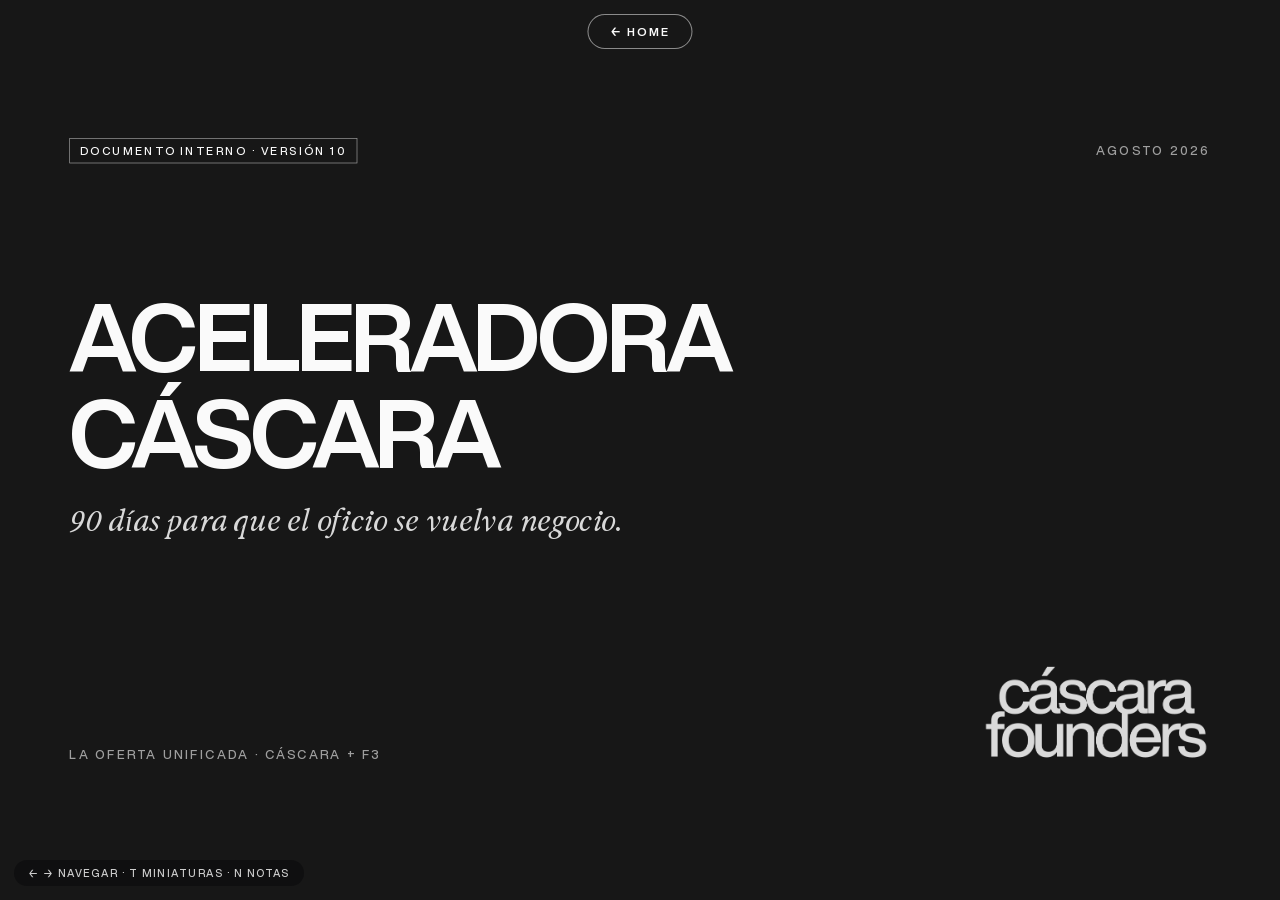
<file: presentacion.html>
<!DOCTYPE html>
<html lang="es">
<head>
<meta charset="utf-8">
<meta name="viewport" content="width=device-width, initial-scale=1">
<title>Cáscara Founders · Presentación</title>
<meta name="description" content="La oferta unificada de la Aceleradora en 16 slides.">
<link rel="stylesheet" href="css/tokens-f3.css">
<link rel="stylesheet" href="css/base.css">
<link rel="stylesheet" href="css/deck-chrome.css">
<link rel="stylesheet" href="css/deck.css">
<script>
  // En teléfono la presentación es otra pieza: 18 pantallas en scroll
  // vertical. Se decide antes de pintar para no mostrar el deck y saltar.
  if (window.matchMedia('(max-width: 700px)').matches) {
    location.replace('presentacion-mobile.html');
  }
</script>
</head>
<body>
<a class="home-pill home-pill--top-center" href="index.html">← Home</a>

<div class="stage">
  <div class="canvas">
<section class="slide" data-label="Portada" style="background:#171717" data-screen-label="01 Portada" data-speaker-notes="Documento interno v10. Presentamos la oferta unificada: Cáscara + F3 en un solo producto de 90 días.">
    <div class="sl1">
      <div class="sl2">
        <span class="sl3">Documento interno · Versión 10</span>
        <span class="sl4">Agosto 2026</span>
      </div>
      <div>
        <h1 class="sl5">Aceleradora<br>Cáscara</h1>
        <p class="sl6">90 días para que el oficio se vuelva negocio.</p>
      </div>
      <div class="sl7">
        <span class="sl4">La oferta unificada · Cáscara + F3</span>
        <img class="sl8" src="assets/partners/founders-lower-white.png" alt="cáscara founders">
      </div>
    </div>
  </section>

  <section class="slide" data-label="Por qué" style="background:linear-gradient(90deg,#ECEAE4 0 50%,#171717 50% 100%)" data-screen-label="02 Por qué" data-speaker-notes="Cáscara tiene lo más difícil de construir: comunidad, identidad, autoridad. F3 tiene exactamente la capa que falta: growth, embudos, oferta y proceso comercial. La fusión no inventa un producto: junta las dos mitades del que ya teníamos.">
    <div class="sl9">
      <div class="sl10">
        <div class="sl11">cáscara</div>
        <div class="sl12">Comunidad, identidad, autoridad</div>
        <div class="sl13">Lo más difícil de construir. Lo que falta es la estrategia de marketing detrás del contenido.</div>
      </div>
      <div class="sl14">
        <div class="sl15">f3</div>
        <div class="sl16">Growth, oferta, proceso comercial</div>
        <div class="sl17">Exactamente esa capa. Lo que falta es la pata de contenido y la comunidad.</div>
      </div>
      <div class="sl18">
        <span class="sl19">01 · Por qué hacemos esto</span>
        <span class="sl4">02 / 16</span>
      </div>
    </div>
  </section>

  <section class="slide" data-label="Tres definiciones" style="background:#ECEAE4" data-screen-label="03 Definiciones" data-speaker-notes="Las tres definiciones que ordenan todo lo demás. La tercera es el motor del ascenso al Nivel 3.">
    <div class="sl20">
      <div class="sl2">
        <span class="sl19">01 · Por qué hacemos esto</span>
        <span class="sl21">03 / 16</span>
      </div>
      <div>
        <h2 class="sl22">Tres definiciones que ordenan todo lo demás</h2>
        <div class="sl23">
          <div class="sl24">
            <div class="sl25">01</div>
            <div class="sl26">Una sola aceleradora</div>
            <div class="sl27">Un solo calendario. El Founder System se discontinúa el día que abre la primera cohorte unificada.</div>
          </div>
          <div class="sl24">
            <div class="sl25">02</div>
            <div class="sl26">Los founders entregan, una marca vende</div>
            <div class="sl27">La marca personal que vende es <b class="sl28">Franco</b>, principalmente. Si las cinco venden el Nivel 2, dejan de vender el Nivel 1 y se rompe la cascada.</div>
          </div>
          <div class="sl24">
            <div class="sl25">03</div>
            <div class="sl29">El acceso a los founders escala con el nivel</div>
            <div class="sl27">Grabado en el 1, en vivo y 1-1 en el 2, socios en el 3. Esa escasez es el motor del ascenso.</div>
          </div>
        </div>
      </div>
      <div class="sl30"></div>
    </div>
  </section>

  <section class="slide" data-label="Qué se discontinúa" style="background:#ECEAE4" data-screen-label="04 Se discontinúa" data-speaker-notes="El Founder System fue un programa de 60 a 90 días, 1-1 semanales, sin grupales, entre 2.000 y 4.000. Se discontinúa entero. Lo que sí se sostiene es el diagnóstico de cuello de botella y el orden de ataque.">
    <div class="sl20">
      <div class="sl2">
        <span class="sl19">02 · Qué se discontinúa</span>
        <span class="sl21">04 / 16</span>
      </div>
      <div>
        <h2 class="sl31">El Founder System se discontinúa entero</h2>
        <div class="sl32">
          <div class="sl33"><span></span><span>Founder System</span><span class="sl34">Aceleradora</span></div>
          <div class="sl35"><span class="sl28">Duración</span><span class="sl36">60 a 90 días</span><span class="sl36">90 días</span></div>
          <div class="sl35"><span class="sl28">Ticket</span><span class="sl36">USD 2.000 a 4.000</span><span class="sl37">USD 3.500</span></div>
          <div class="sl35"><span class="sl28">Sesiones 1-1</span><span class="sl36">Diagnóstico + semanales</span><span class="sl28">11</span></div>
          <div class="sl35"><span class="sl28">Grupales</span><span class="sl36">Ninguna</span><span class="sl36">Tres por semana, en vivo</span></div>
          <div class="sl35"><span class="sl28">Equipo visible</span><span class="sl36">Franco y el estratega</span><span class="sl36">Cinco founders</span></div>
          <div class="sl38"><span class="sl28">Selección</span><span class="sl36">Entrevista o propuesta</span><span class="sl36">Filtro de admisión</span></div>
        </div>
      </div>
      <div class="sl30"></div>
    </div>
  </section>

  <section class="slide" data-label="La escalera" style="background:#ECEAE4" data-screen-label="05 Escalera" data-speaker-notes="Dónde vive la Aceleradora: es el Nivel 2. El Nivel 1 es La Cáscara y el Nivel 3 es Growth Partner.">
    <div class="sl20">
      <div class="sl2">
        <span class="sl19">03 · La escalera</span>
        <span class="sl21">05 / 16</span>
      </div>
      <div>
        <h2 class="sl39">Es el Nivel 2</h2>
        <div class="sl40">
          <div class="sl41">
            <span class="sl42">1</span>
            <span class="sl43">La Cáscara</span>
            <span class="sl44">Oficio: identidad, contenido, primera oferta</span>
            <span class="sl45">Grabado</span>
          </div>
          <div class="sl46">
            <span class="sl47">2</span>
            <span class="sl48">Aceleradora</span>
            <span class="sl49">El oficio se vuelve negocio</span>
            <span class="sl50">En vivo, grupal y 1-1</span>
          </div>
          <div class="sl41">
            <span class="sl42">3</span>
            <span class="sl43">Growth Partner</span>
            <span class="sl44">Se construye y opera el negocio en conjunto</span>
            <span class="sl45">Socio</span>
          </div>
        </div>
      </div>
      <div class="sl30"></div>
    </div>
  </section>

  <section class="slide" data-label="La oferta" style="background:#171717" data-screen-label="06 La oferta" data-speaker-notes="USD 3.500, 4.000 en cuotas. 16 lugares en esta camada, evergreen con cohorte cerrada. 11 sesiones 1-1. Se suma la app, Connect Wall y el agente copiloto.">
    <div class="sl1">
      <div class="sl2">
        <span class="sl3">04 · La oferta</span>
        <span class="sl4">06 / 16</span>
      </div>
      <div class="sl51">
        <div>
          <div class="sl52">ticket</div>
          <div class="sl53">3.500</div>
          <div class="sl54">USD · 4.000 en cuotas</div>
          <div class="sl55">Filtro de admisión: factura 1 a 4k mensuales de forma inconsistente, oferta armada y en movimiento, primeros clientes ya pasados.</div>
        </div>
        <div class="sl56">
          <div class="sl57"><span class="sl28">Duración</span><span class="sl36">90 días</span></div>
          <div class="sl57"><span class="sl28">Cupo</span><span class="sl36">16 lugares en esta camada</span></div>
          <div class="sl57"><span class="sl28">Modelo</span><span class="sl36">Evergreen, cohorte cerrada. No se entra a mitad de camino</span></div>
          <div class="sl57"><span class="sl28">1-1</span><span class="sl28">10 por integrante</span></div>
          <div class="sl57"><span class="sl28">Grupales</span><span class="sl36">Tres por semana, en vivo</span></div>
          <div class="sl57"><span class="sl28">Plataforma</span><span class="sl36">App de Cáscara: recorrido, checklist y entregables</span></div>
          <div class="sl57"><span class="sl28">Equipo</span><span class="sl36">Acceso a publicar en Connect Wall</span></div>
          <div class="sl58"><span class="sl28">Soporte</span><span class="sl36">Un encargado del equipo de Cáscara, de forma continua</span></div>
        </div>
      </div>
      <div class="sl30"></div>
    </div>
  </section>

  <section class="slide" data-label="Recorrido 13 semanas" style="background:#ECEAE4" data-screen-label="07 Recorrido" data-speaker-notes="Las trece semanas. Todas las semanas hay tres grupales: operaciones el martes, creatividad el jueves y contenido el viernes. Las de Franco y Facu terminan en el mes 1; desde la semana 5 su aporte es enteramente 1-1.">
    <div class="sl20">
      <div class="sl2">
        <span class="sl19">05 · El recorrido</span>
        <span class="sl21">07 / 16</span>
      </div>
      <div>
        <h2 class="sl59">Trece semanas, tres grupales por semana</h2>
        <div class="sl60">
          <div class="sl61"><span>Sem</span><span>Martes · operaciones</span><span>Jueves · creatividad</span><span>Viernes · contenido</span><span>1-1</span></div>
          <div class="sl62"><span class="sl28">1</span><span class="sl36">Bienvenida y setup</span><span class="sl36">A quién le hablás</span><span class="sl36">Línea editorial y ángulos</span><span class="sl36">Clarity · <b class="sl28">Facu</b></span></div>
          <div class="sl62"><span class="sl28">2</span><span class="sl36">Tu semana real</span><span class="sl36">Identidad y criterio propio</span><span class="sl36">Formatos y guionado</span><span class="sl36">Producto, servicio y oferta · <b class="sl28">Franco</b></span></div>
          <div class="sl62"><span class="sl28">3</span><span class="sl36">Herramientas mínimas</span><span class="sl36">Taller de piezas propias</span><span class="sl36">Taller del calendario</span><span class="sl37">Aterrizaje y elección de orientación · Facu</span></div>
          <div class="sl63"><span class="sl28">4</span><span class="sl36">Entregar sin depender de vos</span><span class="sl36">Voz de marca y narrativa</span><span class="sl36">Contenido que abre conversación</span><span class="sl36">Cierre del mes 1 y arranque del frente · <b class="sl28">Franco</b></span></div>
          <div class="sl62"><span class="sl28">5</span><span class="sl36">La tarea que se suelta</span><span class="sl36">Dirección de un lanzamiento</span><span class="sl36">Ritmo de producción</span><span class="sl36">Oferta y precio · <b class="sl28">Franco</b></span></div>
          <div class="sl62"><span class="sl28">6</span><span class="sl36">Seguimiento que no se cae</span><span class="sl36">Perfil y portfolio</span><span class="sl36">Métricas y ajuste</span><span class="sl36">Aplicación en su caso · <b class="sl28">Facu</b></span></div>
          <div class="sl62"><span class="sl28">7</span><span class="sl36">Capacidad y cupo real</span><span class="sl36">Plantillas que no se rompen</span><span class="sl36">Del ángulo a la oferta</span><span class="sl36">Adquisición y ventas · <b class="sl28">Franco</b></span></div>
          <div class="sl63"><span class="sl28">8</span><span class="sl36">Los números de la semana</span><span class="sl36">Referencias y moodboard</span><span class="sl36">Una idea, cinco piezas</span><span class="sl36">Cierre del mes 2 y ajuste · <b class="sl28">Facu</b></span></div>
          <div class="sl62"><span class="sl28">9</span><span class="sl36">Precio, margen y horas</span><span class="sl36">Cómo se ve tu oferta</span><span class="sl36">Taller de guion en vivo</span><span class="sl36">Apertura del mes 3 · <b class="sl28">Franco</b></span></div>
          <div class="sl62"><span class="sl28">10</span><span class="sl36">Contratar sin romper margen</span><span class="sl36">Dirección de fotos y video</span><span class="sl36">Series y formatos recurrentes</span><span class="sl64">—</span></div>
          <div class="sl62"><span class="sl28">11</span><span class="sl36">Onboarding de tus clientes</span><span class="sl36">Presentar trabajo a un cliente</span><span class="sl36">Contenido para un lanzamiento</span><span class="sl36">Ejecución sobre la orientación · <b class="sl28">Facu</b></span></div>
          <div class="sl62"><span class="sl28">12</span><span class="sl36">Tablero y revisión mensual</span><span class="sl36">De la idea a la pieza</span><span class="sl36">Comunidad y DMs</span><span class="sl64">—</span></div>
          <div class="sl65"><span class="sl28">13</span><span class="sl36">Qué queda funcionando sin vos</span><span class="sl36">Tu marca al día 90</span><span class="sl36">El calendario que sigue solo</span><span class="sl37">Cierre y roadmap a 6 meses · Franco</span></div>
        </div>
      </div>
      <div class="sl30"></div>
    </div>
  </section>

  <section class="slide" data-label="Las 10 llamadas" style="background:#ECEAE4" data-speaker-notes="Diez 1-1: tres en el mes 1, cuatro en el mes 2, tres en el mes 3. Alternan Facu y Franco; la orientación la define Facu en la semana 3 y el cierre con sign off lo da Teo." data-screen-label="08 Las 10 llamadas">
    <div class="sl20">
      <div class="sl2">
        <span class="sl19">06 · El mapa de 1-1</span>
        <span class="sl21">08 / 16</span>
      </div>
      <div>
        <h2 class="sl66">Diez llamadas, cada una con dueño y tema</h2>
        <div class="sl67">
          <div class="sl68">
            <div class="sl69">mes 1 · el piso</div>
            <div class="sl70">
              <div><b class="sl28">S1 · Facu</b><br><span class="sl36">Clarity: diagnóstico y prioridad de ataque</span></div>
              <div><b class="sl28">S2 · Franco</b><br><span class="sl36">Producto, oferta y lanzamiento</span></div>
              <div><b class="sl37">S3 · Facu</b><br><span class="sl36">Aterrizaje y elección de la orientación</span></div>
            </div>
          </div>
          <div class="sl68">
            <div class="sl69">mes 2 · el servicio</div>
            <div class="sl70">
              <div><b class="sl28">S5 · Franco</b><br><span class="sl36">Oferta y precio</span></div>
              <div><b class="sl28">S6 · Facu</b><br><span class="sl36">Entrega y estructura en su caso</span></div>
              <div><b class="sl28">S7 · Franco</b><br><span class="sl36">Adquisición y ventas</span></div>
              <div><b class="sl28">S8 · Facu</b><br><span class="sl36">Cierre del mes 2 y ajuste</span></div>
            </div>
          </div>
          <div class="sl68">
            <div class="sl69">mes 3 · el cierre</div>
            <div class="sl70">
              <div><b class="sl28">S9 · Franco</b><br><span class="sl36">Apertura del mes 3</span></div>
              <div><b class="sl28">S11 · Facu</b><br><span class="sl36">Ejecución sobre la orientación</span></div>
              <div><b class="sl37">S13 · Teo</b><br><span class="sl36">Cierre, sign off, roadmap a 6 meses y evaluación al Nivel 3</span></div>
            </div>
          </div>
        </div>
      </div>
      <div class="sl30"></div>
    </div>
  </section>

  <section class="slide" data-label="Tres orientaciones" style="background:#ECEAE4" data-screen-label="09 Orientaciones" data-speaker-notes="El servicio es uno solo. La orientación no cambia lo que se entrega: cambia dónde se profundiza. Se nombra por el cuello de botella del integrante, no por el departamento.">
    <div class="sl20">
      <div class="sl2">
        <span class="sl19">Las tres orientaciones</span>
        <span class="sl21">09 / 16</span>
      </div>
      <div>
        <h2 class="sl71">Un solo servicio, tres profundidades</h2>
        <p class="sl72">Se nombra por el cuello de botella del integrante, no por el departamento que la dicta.</p>
        <div class="sl73">
          <div class="sl74">
            <div class="sl75">Conseguir</div>
            <div class="sl76">No le llegan consultas, o llegan y no cierra.</div>
            <div class="sl77"><b class="sl28">Profundiza en</b><br>Oferta, precio y proceso de venta</div>
            <div class="sl78"><b class="sl28">Mide</b><br>Propuestas enviadas y cierres</div>
          </div>
          <div class="sl74">
            <div class="sl75">Sostener</div>
            <div class="sl76">Consigue, pero la demanda depende de su energía.</div>
            <div class="sl77"><b class="sl28">Profundiza en</b><br>Contenido, audiencia y delegación</div>
            <div class="sl78"><b class="sl28">Mide</b><br>Piezas publicadas y consultas entrantes</div>
          </div>
          <div class="sl74">
            <div class="sl75">Entregar</div>
            <div class="sl76">Consigue y cierra, y la entrega lo consume.</div>
            <div class="sl77"><b class="sl28">Profundiza en</b><br>Proceso de servicio, capacidad y equipo</div>
            <div class="sl78"><b class="sl28">Mide</b><br>Horas propias por cliente y margen</div>
          </div>
        </div>
      </div>
      <div class="sl30"></div>
    </div>
  </section>

  <section class="slide" data-label="Cinco bloques" style="background:#ECEAE4" data-screen-label="10 Cinco bloques" data-speaker-notes="Todos pasan los cinco bloques y todos entregan el mismo piso. Franco lleva todo lo que está antes del cliente; Facu, todo lo que está después.">
    <div class="sl20">
      <div class="sl2">
        <span class="sl19">Los cinco bloques del founder digital</span>
        <span class="sl21">10 / 16</span>
      </div>
      <div>
        <h2 class="sl66">Todos pasan por los cinco bloques</h2>
        <div class="sl56">
          <div class="sl79"><span>Bloque</span><span>Quién</span><span>Entregable mínimo</span></div>
          <div class="sl80"><span class="sl28">Contenido y audiencia</span><span class="sl36">Fede y Juana</span><span class="sl36">Calendario propio publicándose</span></div>
          <div class="sl80"><span class="sl28">Oferta y precio</span><span class="sl37">Franco</span><span class="sl36">Oferta escrita con precio y niveles</span></div>
          <div class="sl80"><span class="sl28">Adquisición y ventas</span><span class="sl37">Franco</span><span class="sl36">Proceso de venta con propuestas enviadas</span></div>
          <div class="sl80"><span class="sl28">Entrega del servicio</span><span class="sl37">Facu</span><span class="sl36">Proceso de servicio documentado</span></div>
          <div class="sl81"><span class="sl28">Estructura y números</span><span class="sl37">Facu</span><span class="sl36">Mapa de tareas, cupo, precio y tablero</span></div>
        </div>
      </div>
      <div class="sl30"></div>
    </div>
  </section>

  <section class="slide" data-label="La rotación" style="background:#ECEAE4" data-screen-label="11 Rotación" data-speaker-notes="Teo, Juana y Fede no dan una clase por camada: dan una rotación que no se corta. Un founder de 90 días ve a Teo siete veces y a Juana y Fede seis cada uno, sin repetir tema. Eso es lo que hace posible la venta continua.">
    <div class="sl20">
      <div class="sl2">
        <span class="sl19">La rotación de grupales</span>
        <span class="sl21">11 / 16</span>
      </div>
      <div>
        <h2 class="sl71">Una rotación que no se corta</h2>
        <p class="sl82">El que entra en la semana 6 empieza por ahí y completa el ciclo más adelante. Eso es lo que hace posible la venta continua.</p>
        <div class="sl67">
          <div class="sl68">
            <div class="sl83">Teo · operaciones</div>
            <div class="sl84">martes · todas las semanas · 13 temas</div>
            <div class="sl85">
              <span>1 · Bienvenida y setup</span><span>2 · Tu semana real</span><span>3 · Herramientas mínimas</span><span>4 · Entregar sin depender de vos</span><span>5 · La tarea que se suelta</span><span>6 · Seguimiento que no se cae</span><span>7 · Capacidad y cupo real</span><span>8 · Los números de la semana</span><span>9 · Precio, margen y horas</span><span>10 · Contratar sin romper margen</span><span>11 · Onboarding de tus clientes</span><span>12 · Tablero y revisión mensual</span><span>13 · Qué queda funcionando sin vos</span>
            </div>
          </div>
          <div class="sl68">
            <div class="sl83">Juana · creatividad</div>
            <div class="sl84">jueves · todas las semanas · 13 temas</div>
            <div class="sl85">
              <span>1 · A quién le hablás</span><span>2 · Identidad y criterio propio</span><span>3 · Taller de piezas propias</span><span>4 · Voz de marca y narrativa</span><span>5 · Dirección de un lanzamiento</span><span>6 · Perfil y portfolio</span><span>7 · Plantillas que no se rompen</span><span>8 · Referencias y moodboard</span><span>9 · Cómo se ve tu oferta</span><span>10 · Dirección de fotos y video</span><span>11 · Presentar trabajo a un cliente</span><span>12 · De la idea a la pieza</span><span>13 · Tu marca al día 90</span>
            </div>
          </div>
          <div class="sl68">
            <div class="sl83">Fede · contenido</div>
            <div class="sl84">viernes · todas las semanas · 13 temas</div>
            <div class="sl85">
              <span>1 · Línea editorial y ángulos</span><span>2 · Formatos y guionado</span><span>3 · Taller del calendario</span><span>4 · Contenido que abre conversación</span><span>5 · Ritmo de producción</span><span>6 · Métricas y ajuste</span><span>7 · Del ángulo a la oferta</span><span>8 · Una idea, cinco piezas</span><span>9 · Taller de guion en vivo</span><span>10 · Series y formatos recurrentes</span><span>11 · Contenido para un lanzamiento</span><span>12 · Comunidad y DMs</span><span>13 · El calendario que sigue solo</span>
            </div>
          </div>
        </div>
      </div>
      <div class="sl30"></div>
    </div>
  </section>

  <section class="slide" data-label="La grupal" style="background:#171717" data-screen-label="12 Anatomía de la grupal" data-speaker-notes="Las tres grupales comparten la misma anatomía: seis cosas que tienen que pasar. El cierre nunca es una tarea nueva: es un ítem que ya está en el checklist.">
    <div class="sl1">
      <div class="sl2">
        <span class="sl3">Cómo se da una grupal</span>
        <span class="sl4">12 / 16</span>
      </div>
      <div>
        <h2 class="sl86">Las seis cosas que pasan en cada grupal</h2>
        <div class="sl87">
          <div class="sl88">
            <div class="sl89">01</div>
            <div class="sl90">Abrir con lo que ya se dijo</div>
            <div class="sl91">El integrante escucha una sola versión, no dos founders.</div>
          </div>
          <div class="sl88">
            <div class="sl89">02</div>
            <div class="sl90">Repasar ejecución sobre material real</div>
            <div class="sl91">Dos o tres muestran y rota: en seis semanas pasaron todos.</div>
          </div>
          <div class="sl88">
            <div class="sl89">03</div>
            <div class="sl90">Bajar el tema de la rotación</div>
            <div class="sl91">Sobre casos, no teoría, y siempre aplicable antes de la próxima.</div>
          </div>
          <div class="sl88">
            <div class="sl89">04</div>
            <div class="sl90">Hacer algo dentro de la llamada</div>
            <div class="sl91">Lo que no arranca en la sala rara vez arranca después.</div>
          </div>
          <div class="sl88">
            <div class="sl89">05</div>
            <div class="sl90">Dejar ideas e inspiración</div>
            <div class="sl91">Tres ideas publicables esta semana y una referencia para mirar.</div>
          </div>
          <div class="sl92">
            <div class="sl93">06</div>
            <div class="sl90">Cerrar con un desafío que ya está en el checklist</div>
            <div class="sl94">Nunca una tarea nueva. Una sola lista por integrante.</div>
          </div>
        </div>
      </div>
      <div class="sl30"></div>
    </div>
  </section>

  <section class="slide" data-label="Infraestructura" style="background:#ECEAE4" data-screen-label="13 Infraestructura" data-speaker-notes="Lo que hace que el programa funcione sin un integrante encima. El contrato propio y el onboarding automático son las dos piezas que faltan antes de la primera camada vendida.">
    <div class="sl20">
      <div class="sl2">
        <span class="sl19">09 · La infraestructura</span>
        <span class="sl21">13 / 16</span>
      </div>
      <div>
        <h2 class="sl66">Que funcione sin un integrante encima</h2>
        <div class="sl95">
          <div class="sl96">
            <div class="sl97">Onboarding automático</div>
            <div class="sl98">Se dispara con el pago: contrato, alta en canales, material y formulario con recordatorios. Teo pasa a atender excepciones. <b class="sl37">Falta el contrato propio</b> — hoy se usa el del B2C.</div>
          </div>
          <div class="sl96">
            <div class="sl97">App de Cáscara</div>
            <div class="sl98">Recorrido, checklist, entregables e historial en un solo lugar. Teo ve el estado de los 16 sin abrir dieciséis documentos. Sostiene el seguimiento entre llamadas.</div>
          </div>
          <div class="sl96">
            <div class="sl97">Connect Wall</div>
            <div class="sl98">El integrante publica para armar su equipo: editores, diseñadores, setters. El momento de delegar llega dentro del programa, no después.</div>
          </div>
          <div class="sl99">
            <div class="sl97">Agente IA</div>
            <div class="sl100">Soporte diario con el criterio de Cáscara adentro. Es la respuesta más directa a la objeción de frecuencia: una llamada cada dos semanas, pero soporte todos los días.</div>
          </div>
        </div>
      </div>
      <div class="sl30"></div>
    </div>
  </section>

  <section class="slide" data-label="Qué se lleva" style="background:#ECEAE4" data-screen-label="14 Qué se lleva" data-speaker-notes="Un programa de 90 días sin artefactos de salida se recuerda como una experiencia; con artefactos, como un antes y un después. El criterio de graduación habilita el testimonio con número y la calificación al Nivel 3.">
    <div class="sl20">
      <div class="sl2">
        <span class="sl19">08 · Qué se lleva la camada</span>
        <span class="sl21">14 / 16</span>
      </div>
      <div class="sl101">
        <div>
          <h2 class="sl102">Diez artefactos de salida</h2>
          <p class="sl103">Sin artefactos, un programa de 90 días se recuerda como una experiencia. Con artefactos, <span class="sl104">como un antes y un después.</span></p>
          <div class="sl105">
            <div class="sl106">Criterio de graduación</div>
            <div class="sl107">One-pager ejecutado, proceso de ventas corriendo y facturación medida en los últimos 30 días. Quien llega ahí y proyecta 30k mensuales a seis meses es candidato a Growth Partner.</div>
          </div>
        </div>
        <div class="sl108">
          <div class="sl109"><span>Artefacto</span><span>Cuándo</span></div>
          <div class="sl110"><span class="sl36">One-pager de oferta</span><span class="sl111">Semana 2</span></div>
          <div class="sl110"><span class="sl36">Templates de oferta</span><span class="sl111">Semana 2</span></div>
          <div class="sl110"><span class="sl36">Checklist de to-do semanal</span><span class="sl111">Semana 3</span></div>
          <div class="sl110"><span class="sl36">Proceso de ventas documentado</span><span class="sl111">Semanas 7-8</span></div>
          <div class="sl110"><span class="sl36">Estructura de entrega de servicio</span><span class="sl111">Semanas 9-10</span></div>
          <div class="sl110"><span class="sl36">Dashboard de métricas</span><span class="sl111">Semana 12</span></div>
          <div class="sl110"><span class="sl36">Roadmap a 6 meses</span><span class="sl111">Última llamada</span></div>
          <div class="sl110"><span class="sl36">Acceso a Connect Wall</span><span class="sl112">Permanente</span></div>
          <div class="sl110"><span class="sl36">Soporte del equipo de Cáscara</span><span class="sl112">Permanente</span></div>
          <div class="sl113"><span class="sl36">Biblioteca de recursos y activos</span><span class="sl112">Permanente</span></div>
        </div>
      </div>
      <div class="sl30"></div>
    </div>
  </section>

  <section class="slide" data-label="Camada 1" style="background:#ECEAE4" data-screen-label="15 Camada 1" data-speaker-notes="Nueve sobre dieciséis: seis de Cáscara y tres de F3. Quedan siete lugares para venta abierta. Antonio, Andrea y Qualita van a extensión de 2 meses; Bruzzone y Cecilia a 1 mes.">
    <div class="sl20">
      <div class="sl2">
        <span class="sl19">11 · Camada 1</span>
        <span class="sl21">15 / 16</span>
      </div>
      <div class="sl114">
        <div>
          <div class="sl115">ocupación del cupo</div>
          <div class="sl116">9<span class="sl117">/16</span></div>
          <div class="sl118">Seis de Cáscara, tres de F3</div>
          <div class="sl119">
            <div class="sl83">7 lugares</div>
            <div class="sl120">para venta abierta. Es el margen que sostiene los pitches de esta semana.</div>
          </div>
        </div>
        <div>
          <div class="sl121">Adentro · vía Cáscara</div>
          <div class="sl122">
            <div class="sl123"><span class="sl111">Sharon Palacio</span><span class="sl37">Entregar</span><span class="sl36">En ejecución</span></div>
            <div class="sl123"><span class="sl111">Ayelén Cerqueira</span><span class="sl37">Conseguir</span><span class="sl36">Pipeline abierto</span></div>
            <div class="sl123"><span class="sl111">Scarlett Montilla</span><span class="sl37">Conseguir</span><span class="sl36">Restricción full time</span></div>
            <div class="sl123"><span class="sl111">Lucio Labate</span><span class="sl37">Conseguir</span><span class="sl36">Punto B al 30/9</span></div>
            <div class="sl123"><span class="sl111">Agos Marchesini</span><span class="sl124">sin asignar</span><span class="sl36">Falta documento</span></div>
            <div class="sl125"><span class="sl111">Matías Morales</span><span class="sl124">sin asignar</span><span class="sl36">Falta documento</span></div>
          </div>
          <div class="sl121">Vía F3</div>
          <div class="sl126">
            <div class="sl127"><span class="sl111">Bianca Antonini</span><span class="sl36">Adentro · full</span></div>
            <div class="sl127"><span class="sl111">Nicolás Lozada</span><span class="sl36">Adentro · full</span></div>
            <div class="sl127"><span class="sl111">Sofía Galvis</span><span class="sl36">Adentro · candidata a caso de la camada</span></div>
            <div class="sl127"><span class="sl111">Antonio Mazzello</span><span class="sl128">Extensión 2 meses · roadmap nuevo</span></div>
            <div class="sl127"><span class="sl111">Andrea Saturno</span><span class="sl128">Extensión 2 meses · roadmap nuevo</span></div>
            <div class="sl127"><span class="sl111">Qualita</span><span class="sl128">Extensión 2 meses · roadmap nuevo</span></div>
            <div class="sl127"><span class="sl111">Manu Bruzzone</span><span class="sl128">Extensión 1 mes</span></div>
            <div class="sl129"><span class="sl111">Cecilia</span><span class="sl128">Extensión 1 mes</span></div>
          </div>
          <div class="sl130">Pasan de nivel</div>
          <div class="sl131"><b class="sl28">MySaint</b> pasa a Growth Partner. Lucca Sorgoni: upsell aparte.</div>
        </div>
      </div>
      <div class="sl30"></div>
    </div>
  </section>

  <section class="slide" data-label="Lanzamiento" style="background:#171717" data-screen-label="16 Lanzamiento" data-speaker-notes="Meta 10 tickets, mínimo viable 8. Todo corrió una semana: la ventana de venta va del 24 de agosto al 6 de septiembre, la cuenta se hace pública el 8 y la cohorte 1 arranca la segunda semana de septiembre. Franco es la marca que argumenta la oferta.">
    <div class="sl1">
      <div class="sl2">
        <span class="sl3">14 · Lanzamiento</span>
        <span class="sl4">16 / 16</span>
      </div>
      <div>
        <div class="sl132">
          <h2 class="sl133">Meta: 10 tickets</h2>
          <span class="sl134">mínimo viable 8</span>
        </div>
        <div class="sl135">
          <div class="sl136"><span>Fecha</span><span>Qué pasa</span><span>Dueño</span></div>
          <div class="sl137"><span class="sl28">Mié 19/8</span><span class="sl36">Naming cerrado · cuenta creada en privado</span><span class="sl111">Franco</span></div>
          <div class="sl137"><span class="sl28">20 a 23/8</span><span class="sl36">Secuencia fija · onboarding grabado · mapa de mentores</span><span class="sl111">Teo</span></div>
          <div class="sl137"><span class="sl28">Lun 24/8</span><span class="sl28">Cohorte 0 arranca · abren solicitudes · VSL v1</span><span class="sl111">Teo · Franco</span></div>
          <div class="sl137"><span class="sl28">Lun 31/8</span><span class="sl36">Tripwire: 120 personas adentro · VSL v2 con los cinco</span><span class="sl111">Franco · Fede</span></div>
          <div class="sl137"><span class="sl28">Dom 6/9</span><span class="sl28">Cierre del micro-lanzamiento</span><span class="sl111">Francisca</span></div>
          <div class="sl137"><span class="sl28">Mar 8/9</span><span class="sl36">La cuenta pasa a pública</span><span class="sl111">Fede</span></div>
          <div class="sl138"><span class="sl28">2.ª sem sep</span><span class="sl28">Día 0 de la cohorte 1</span><span class="sl111">Teo</span></div>
        </div>
      </div>
      <div class="sl30"></div>
    </div>
  </section>
  </div>
</div>

<nav class="rail" aria-label="Miniaturas de las slides"></nav>

<aside class="notes">
  <span class="notes-label">Notas del orador</span>
  <p class="notes-body"></p>
</aside>

<div class="hint">← → navegar · T miniaturas · N notas</div>

<script src="js/deck.js"></script>
</body>
</html>
</file>
<file: css/tokens-f3.css>
/* ============================================================
   Cáscara Partners — tokens del sistema F3 en monocromo.
   Cuatro valores y dos derivados, cero color: la jerarquía se
   hace con peso, escala y reglas. Radio 0 salvo círculos
   verdaderos y el pill de Home. Sin sombras.

   Lo usan el home, el informe y la oferta al cliente. El deck
   interno y su versión mobile siguen en el sistema Cáscara
   (tokens.css) hasta que el diseño los migre.
   ============================================================ */

/* ---- Helvetica Now Display — el caballo de batalla ---- */
@font-face {
  font-family: "Helvetica Now Display";
  font-style: normal;
  font-weight: 400;
  font-display: swap;
  src: url("../assets/fonts/HelveticaNowDisplay-Regular.woff2") format("woff2");
}
@font-face {
  font-family: "Helvetica Now Display";
  font-style: normal;
  font-weight: 500;
  font-display: swap;
  src: url("../assets/fonts/HelveticaNowDisplay-Medium.woff2") format("woff2");
}
@font-face {
  font-family: "Helvetica Now Display";
  font-style: normal;
  font-weight: 700;
  font-display: swap;
  src: url("../assets/fonts/HelveticaNowDisplay-Bold.woff2") format("woff2");
}

/* ---- Exposure — la serif de tinta, variable en el eje de peso.
        Va con cuentagotas: el énfasis de una a cuatro palabras y
        las cifras monumentales (wght 620–640). ---- */
@font-face {
  font-family: "Exposure";
  font-style: normal;
  font-weight: 100 900;
  font-display: swap;
  src: url("../assets/fonts/ExposureVAR.ttf") format("truetype-variations");
}
@font-face {
  font-family: "Exposure";
  font-style: italic;
  font-weight: 100 900;
  font-display: swap;
  src: url("../assets/fonts/ExposureVAR-Italic.ttf") format("truetype-variations");
}

:root {
  --tinta: #171717;        /* fondo oscuro, texto sobre papel, reglas */
  --papel: #ECEAE4;        /* fondo claro por defecto, cálido */
  --blanco: #FAFAFA;       /* texto sobre tinta */
  --gris: #2D2D2D;         /* cuerpo secundario sobre papel */
  --gris-claro: #6A6A66;   /* texto terciario, metadata */
  --relleno: #E2DFD8;      /* callouts y bandas sobre papel */
  --fondo: var(--papel);   /* fondo de página */

  --font-base: "Helvetica Now Display", "Helvetica Neue", Helvetica, Arial, sans-serif;
  --font-display: "Exposure", Georgia, "Times New Roman", serif;

  /* El chrome que no es del diseño —pill, rail, notas— toma su tinta de acá */
  --chrome-ink: var(--tinta);
  --chrome-ink-strong: #000000;
  --chrome-on-ink: var(--blanco);

  --ease: cubic-bezier(.2, .8, .2, 1);
}
</file>
<file: css/base.css>
/* ============================================================
   Base común a las cinco piezas. El color lo pone la hoja de
   tokens que cada página linkea antes que esta.
   ============================================================ */

*, *::before, *::after { box-sizing: border-box; }

html, body {
  margin: 0;
  padding: 0;
  background: var(--fondo);
}

body {
  font-family: var(--font-base);
  -webkit-font-smoothing: antialiased;
  text-rendering: optimizeLegibility;
}

::selection { background: var(--chrome-ink); color: var(--chrome-on-ink); }

a { color: var(--chrome-ink); text-decoration: none; }

/* ---- Pill "← Home" ---- */
.home-pill {
  position: fixed;
  z-index: 99;
  background: var(--chrome-ink);
  color: var(--chrome-on-ink);
  border: 1.5px solid rgba(255, 255, 255, .5);
  border-radius: 999px;
  padding: 10px 22px;
  font-weight: 700;
  font-size: 11.5px;
  letter-spacing: .16em;
  text-transform: uppercase;
  transition: background .2s var(--ease);
}
.home-pill:hover { background: var(--chrome-ink-strong); }

.home-pill--top-center { left: 50%; top: 14px; transform: translateX(-50%); }
.home-pill--top-right { right: 14px; top: 14px; }

@media print {
  .home-pill { display: none !important; }
}
</file>
<file: css/home.css>
/* ============================================================
   Home — dos cards hacia la presentación y el informe.
   Las clases .hmN son los estilos del diseño, deduplicados
   uno a uno desde el prototipo: cada regla es un bloque del
   markup y se corresponde con él en orden de aparición.
   ============================================================ */
/* ↓ generado por tools/port.mjs · no editar a mano ↓ */
.hm1 {
  min-height: 100vh;
  box-sizing: border-box;
  background: var(--papel);
  color: var(--tinta);
  font-family: var(--font-base);
  padding: 88px 72px 72px;
  display: flex;
  flex-direction: column;
  gap: 56px;
}
.hm2 {
  max-width: 1180px;
  margin: 0 auto;
  width: 100%;
}
.hm3 {
  display: flex;
  justify-content: space-between;
  align-items: flex-start;
  margin: 0 0 30px;
}
.hm4 {
  border: 1px solid var(--tinta);
  padding: 8px 15px;
  font-weight: 500;
  font-size: 12px;
  letter-spacing: .22em;
  text-transform: uppercase;
}
.hm5 {
  font-weight: 500;
  font-size: 12px;
  letter-spacing: .22em;
  text-transform: uppercase;
  color: var(--gris-claro);
}
.hm6 {
  width: 340px;
  height: auto;
  display: block;
}
.hm7 {
  max-width: 1180px;
  margin: 0 auto;
  width: 100%;
  display: grid;
  grid-template-columns: 1fr 1fr;
  gap: 28px;
}
.hm8 {
  display: block;
  text-decoration: none;
  background: var(--tinta);
  color: var(--blanco);
  padding: 40px 40px 36px;
  box-sizing: border-box;
  transition: transform .28s cubic-bezier(.2,.8,.2,1);
}
.hm8:hover {
  transform: translateY(-3px);
}
.hm9 {
  display: flex;
  justify-content: space-between;
  align-items: flex-start;
  margin-bottom: 118px;
}
.hm10 {
  border: 1px solid rgba(250,250,250,.55);
  padding: 7px 16px;
  font-weight: 500;
  font-size: 11.5px;
  letter-spacing: .22em;
  text-transform: uppercase;
}
.hm11 {
  font-family: var(--font-display);
  font-style: italic;
  font-variation-settings: 'wght' 440;
  font-size: 34px;
  line-height: 1;
}
.hm12 {
  font-weight: 700;
  font-size: 46px;
  line-height: 1.04;
  letter-spacing: -.03em;
  text-transform: uppercase;
}
.hm13 {
  display: block;
  text-decoration: none;
  background: var(--papel);
  color: var(--tinta);
  border: 1px solid var(--tinta);
  padding: 40px 40px 36px;
  box-sizing: border-box;
  transition: transform .28s cubic-bezier(.2,.8,.2,1);
}
.hm13:hover {
  transform: translateY(-3px);
}
.hm14 {
  border: 1px solid var(--tinta);
  padding: 7px 16px;
  font-weight: 500;
  font-size: 11.5px;
  letter-spacing: .22em;
  text-transform: uppercase;
}
.hm15 {
  grid-column: 1 / -1;
  border: 1px solid var(--tinta);
  padding: 34px 40px;
  box-sizing: border-box;
  display: flex;
  justify-content: space-between;
  align-items: center;
  gap: 40px;
  flex-wrap: wrap;
}
.hm16 {
  margin-bottom: 14px;
}
.hm17 {
  font-weight: 700;
  font-size: 34px;
  line-height: 1.04;
  letter-spacing: -.03em;
  text-transform: uppercase;
}
.hm18 {
  display: flex;
  gap: 12px;
  flex: 0 0 auto;
}
.hm19 {
  border: 1px solid var(--tinta);
  padding: 14px 26px;
  font-weight: 500;
  font-size: 12px;
  letter-spacing: .22em;
  text-transform: uppercase;
  color: var(--tinta);
  transition: background .2s,color .2s;
}
.hm19:hover {
  background: var(--tinta);
  color: var(--papel);
}
.hm20 {
  border: 1px solid var(--tinta);
  padding: 14px 26px;
  font-weight: 500;
  font-size: 12px;
  letter-spacing: .22em;
  text-transform: uppercase;
  color: var(--tinta);
  display: flex;
  align-items: center;
  gap: 10px;
  transition: background .2s,color .2s;
}
.hm20:hover {
  background: var(--tinta);
  color: var(--papel);
}
.hm21 {
  font-family: var(--font-display);
  font-style: italic;
  font-variation-settings: 'wght' 440;
  font-size: 17px;
}
.hm22 {
  background: var(--tinta);
  color: var(--blanco);
  border: 1px solid var(--tinta);
  padding: 14px 26px;
  font-weight: 500;
  font-size: 12px;
  letter-spacing: .22em;
  text-transform: uppercase;
  display: flex;
  align-items: center;
  gap: 10px;
}
.hm23 {
  max-width: 1180px;
  margin: 0 auto;
  width: 100%;
  border-top: 1px solid rgba(23,23,23,.2);
  padding-top: 20px;
  display: flex;
  justify-content: space-between;
  font-weight: 500;
  font-size: 11.5px;
  letter-spacing: .22em;
  text-transform: uppercase;
  color: var(--gris-claro);
}
/* ↑ fin del tramo generado ↑ */

/* ============================================================
   Mobile — una columna. El lockup y los títulos bajan de escala,
   y los tres botones del pitch deck se apilan a lo ancho.
   ============================================================ */
@media (max-width: 760px) {
  .hm1 {                                 /* pantalla */
    padding: 34px 22px 28px;
    gap: 30px;
  }
  .hm3 {                                 /* fila del kicker */
    flex-wrap: wrap;
    gap: 12px;
    margin: 0 0 22px;
  }
  .hm4, .hm5, .hm10, .hm14 {             /* etiquetas encajonadas y sellos */
    font-size: 10px;
    letter-spacing: .18em;
  }
  .hm4 { padding: 7px 12px; }
  .hm6 { width: min(260px, 64vw); }      /* lockup */
  .hm7 {                                 /* grilla de tarjetas */
    grid-template-columns: 1fr;
    gap: 16px;
  }
  .hm8, .hm13 { padding: 26px 24px 24px; }
  .hm9 { margin-bottom: 62px; }          /* aire dentro de la tarjeta */
  .hm11 { font-size: 28px; }             /* flecha */
  .hm12 { font-size: 30px; }             /* título de tarjeta */

  .hm15 {                                /* fila del pitch deck */
    flex-direction: column;
    align-items: stretch;
    gap: 22px;
    padding: 26px 24px;
  }
  .hm17 { font-size: 26px; }
  .hm18 {                                /* los tres botones, uno por línea */
    display: grid;
    grid-template-columns: 1fr;
    gap: 10px;
  }
  .hm19, .hm20, .hm22 {
    justify-content: center;
    padding: 15px 20px;
    font-size: 11px;
    text-align: center;
  }

  .hm23 {                                /* pie */
    flex-direction: column;
    align-items: flex-start;
    gap: 10px;
    font-size: 10px;
  }
}
</file>
<file: css/informe.css>
/* ============================================================
   Informe — documento continuo, paginado en A4 vertical con
   margen de 0.9in. Primero la hoja y sus reglas de impresión;
   después las clases .rpN, que son los estilos del diseño
   deduplicados uno a uno desde el prototipo.
   ============================================================ */

.desk { padding: 48px 24px; }

.sheet {
  width: 210mm;
  margin: 0 auto;
  padding: 0.9in;
  background: var(--blanco);
  box-shadow: 0 2px 14px rgba(20, 20, 19, .12);
}

.doc {
  font-weight: 400;
  font-size: 14.5px;
  line-height: 1.58;
  color: var(--tinta);
}

/* Los espaciadores viven en un thead/tfoot: los navegadores los repiten
   en cada hoja impresa, así el cuerpo nunca pisa el pie de página. */
/* table-layout: fixed para que el ancho lo mande la hoja: si no, las
   tablas anchas del documento estiran la tabla de paginado y el texto
   se sale de la hoja en pantallas angostas. */
.frame { width: 100%; table-layout: fixed; border-collapse: collapse; }
.frame td { padding: 0; text-align: left; font-weight: inherit; }
.hdr-space, .ftr-space { height: 0; }

.doc-footer {
  display: flex;
  justify-content: space-between;
  margin-top: 34px;
  padding-top: 12px;
  border-top: 1px solid rgba(0, 0, 0, .14);
  font-weight: 500;
  font-size: 10.5px;
  letter-spacing: .14em;
  text-transform: uppercase;
  color: rgba(0, 0, 0, .45);
}

@media print {
  @page { size: A4 portrait; margin: 0; }
  html, body { background: var(--blanco); }
  .desk { padding: 0; }
  .sheet {
    width: auto;
    margin: 0;
    padding: 0 0.9in;
    border-radius: 0;
    box-shadow: none;
  }
  .hdr-space { height: 0.9in; }
  .ftr-space { height: 0.9in; }
  .doc-footer {
    position: fixed;
    left: 0.9in;
    right: 0.9in;
    bottom: 0.45in;
    margin: 0;
    padding: 0;
    border: 0;
  }
}

/* ↓ generado por tools/port.mjs · no editar a mano ↓ */
.rp1 {
  width: 224px;
  height: auto;
  display: block;
  margin: 0 0 26px;
}
.rp2 {
  margin: 0 0 18px;
}
.rp3 {
  border: 1px solid var(--tinta);
  padding: 7px 13px;
  font-weight: 500;
  font-size: 11px;
  letter-spacing: .2em;
  text-transform: uppercase;
}
.rp4 {
  font-weight: 700;
  font-size: 42px;
  line-height: 1.02;
  letter-spacing: -.03em;
  margin: 0 0 8px;
  text-transform: uppercase;
}
.rp5 {
  font-family: var(--font-display);
  font-style: italic;
  font-variation-settings: 'wght' 420;
  font-size: 21px;
  color: var(--tinta);
  margin: 0 0 20px;
}
.rp6 {
  margin: 0 0 10px;
}
.rp7 {
  margin: 0 0 22px;
  font-size: 13.5px;
  color: rgba(0,0,0,.6);
}
.rp8 {
  border: 1px solid var(--tinta);
  border-radius: 0;
  padding: 20px 24px;
  break-inside: avoid;
  margin: 0 0 8px;
}
.rp9 {
  font-weight: 700;
  font-size: 12px;
  letter-spacing: .18em;
  text-transform: uppercase;
  color: var(--tinta);
  margin-bottom: 12px;
}
.rp10 {
  display: grid;
  grid-template-columns: 1fr 1fr;
  gap: 4px 32px;
  font-size: 13.5px;
}
.rp11 {
  font-weight: 700;
}
.rp12 {
  grid-column: 1 / -1;
  padding-top: 6px;
  color: var(--tinta);
}
.rp13 {
  border-top: 1px solid rgba(0,0,0,.14);
  padding-top: 22px;
  margin-top: 34px;
}
.rp14 {
  display: flex;
  align-items: center;
  gap: 15px;
  margin: 0 0 14px;
  break-after: avoid;
}
.rp15 {
  width: 36px;
  height: 36px;
  border: 1px solid var(--tinta);
  border-radius: 999px;
  display: inline-flex;
  align-items: center;
  justify-content: center;
  font-family: var(--font-display);
  font-style: italic;
  font-variation-settings: 'wght' 420;
  font-size: 18px;
  color: var(--tinta);
  flex: 0 0 auto;
}
.rp16 {
  font-weight: 700;
  font-size: 26px;
  line-height: 1;
  margin: 0;
}
.rp17 {
  margin: 0 0 12px;
}
.rp18 {
  margin: 0 0 16px;
}
.rp19 {
  margin: 0 0 10px;
  font-weight: 700;
}
.rp20 {
  border-left: 2px solid var(--tinta);
  background: var(--relleno);
  border-radius: 0;
  padding: 12px 18px;
  margin: 0 0 8px;
  break-inside: avoid;
}
.rp21 {
  border-left: 2px solid var(--tinta);
  background: var(--relleno);
  border-radius: 0;
  padding: 12px 18px;
  break-inside: avoid;
}
.rp22 {
  margin: 0 0 14px;
}
.rp23 {
  break-inside: avoid;
  font-size: 13.5px;
  margin-bottom: 14px;
}
.rp24 {
  display: grid;
  grid-template-columns: 1.1fr 1.6fr 1.6fr;
  gap: 14px;
  padding: 8px 0;
  border-bottom: 2px solid var(--tinta);
  font-weight: 700;
}
.rp25 {
  color: var(--tinta);
}
.rp26 {
  display: grid;
  grid-template-columns: 1.1fr 1.6fr 1.6fr;
  gap: 14px;
  padding: 6px 0;
  border-bottom: 1px solid rgba(0,0,0,.08);
}
.rp27 {
  font-weight: 700;
  color: var(--tinta);
}
.rp28 {
  display: grid;
  grid-template-columns: 1.1fr 1.6fr 1.6fr;
  gap: 14px;
  padding: 6px 0;
  border-bottom: 1px solid rgba(0,0,0,.14);
}
.rp29 {
  border: 1px solid var(--tinta);
  border-radius: 0;
  padding: 15px 19px;
  margin: 0 0 12px;
  break-inside: avoid;
}
.rp30 {
  margin: 0 0 6px;
  font-weight: 700;
}
.rp31 {
  margin: 0 0 6px;
}
.rp32 {
  margin: 0;
}
.rp33 {
  break-inside: avoid;
  font-size: 13.5px;
}
.rp34 {
  display: grid;
  grid-template-columns: 55px 1.2fr 2fr 1.3fr;
  gap: 12px;
  padding: 8px 0;
  border-bottom: 2px solid var(--tinta);
  font-weight: 700;
}
.rp35 {
  display: grid;
  grid-template-columns: 55px 1.2fr 2fr 1.3fr;
  gap: 12px;
  padding: 7px 0;
  border-bottom: 1px solid rgba(0,0,0,.08);
}
.rp36 {
  display: grid;
  grid-template-columns: 55px 1.2fr 2fr 1.3fr;
  gap: 12px;
  padding: 7px 0;
  border-bottom: 1px solid rgba(0,0,0,.08);
  background: rgba(23,23,23,.05);
}
.rp37 {
  display: grid;
  grid-template-columns: 55px 1.2fr 2fr 1.3fr;
  gap: 12px;
  padding: 7px 0;
  border-bottom: 1px solid rgba(0,0,0,.14);
}
.rp38 {
  border-top: 1px solid rgba(0,0,0,.14);
  padding-top: 22px;
  margin-top: 34px;
  break-before: page;
}
.rp39 {
  break-inside: avoid;
  font-size: 13.5px;
  margin-bottom: 12px;
}
.rp40 {
  display: grid;
  grid-template-columns: 1fr 2.6fr;
  gap: 14px;
  padding: 8px 0;
  border-bottom: 2px solid var(--tinta);
  font-weight: 700;
}
.rp41 {
  display: grid;
  grid-template-columns: 1fr 2.6fr;
  gap: 14px;
  padding: 6px 0;
  border-bottom: 1px solid rgba(0,0,0,.08);
}
.rp42 {
  display: grid;
  grid-template-columns: 1fr 2.6fr;
  gap: 14px;
  padding: 6px 0;
  border-bottom: 1px solid rgba(0,0,0,.14);
}
.rp43 {
  border: 1px dashed var(--tinta);
  border-radius: 0;
  padding: 14px 18px;
  margin: 0 0 14px;
  break-inside: avoid;
  font-size: 13.5px;
}
.rp44 {
  margin: 0 0 6px;
  font-weight: 700;
  color: var(--tinta);
}
.rp45 {
  margin: 0 0 8px;
  font-weight: 700;
}
.rp46 {
  margin: 0 0 10px;
  font-size: 13.5px;
}
.rp47 {
  break-inside: avoid;
  font-size: 11px;
  margin-bottom: 14px;
}
.rp48 {
  display: grid;
  grid-template-columns: 40px 1.25fr 1.25fr 1.25fr 1.5fr;
  gap: 8px;
  padding: 8px 0;
  border-bottom: 2px solid var(--tinta);
  font-weight: 700;
}
.rp49 {
  display: grid;
  grid-template-columns: 40px 1.25fr 1.25fr 1.25fr 1.5fr;
  gap: 8px;
  padding: 5px 0;
  border-bottom: 1px solid rgba(0,0,0,.08);
}
.rp50 {
  grid-column: 2 / -1;
}
.rp51 {
  display: grid;
  grid-template-columns: 40px 1.25fr 1.25fr 1.25fr 1.5fr;
  gap: 8px;
  padding: 5px 0;
  border-bottom: 2px solid var(--tinta);
}
.rp52 {
  color: rgba(0,0,0,.35);
}
.rp53 {
  display: grid;
  grid-template-columns: 40px 1.25fr 1.25fr 1.25fr 1.5fr;
  gap: 8px;
  padding: 5px 0;
  border-bottom: 1px solid rgba(0,0,0,.14);
}
.rp54 {
  display: grid;
  grid-template-columns: 1fr 2fr 2fr;
  gap: 14px;
  padding: 8px 0;
  border-bottom: 2px solid var(--tinta);
  font-weight: 700;
}
.rp55 {
  display: grid;
  grid-template-columns: 1fr 2fr 2fr;
  gap: 14px;
  padding: 6px 0;
  border-bottom: 1px solid rgba(0,0,0,.08);
}
.rp56 {
  display: grid;
  grid-template-columns: 1fr 2fr 2fr;
  gap: 14px;
  padding: 6px 0;
  border-bottom: 1px solid rgba(0,0,0,.14);
}
.rp57 {
  margin: 0 0 4px;
}
.rp58 {
  margin: 0 0 8px;
}
.rp59 {
  margin: 0;
  font-size: 13.5px;
  color: rgba(0,0,0,.6);
}
.rp60 {
  font-weight: 700;
  font-size: 18px;
  margin: 0 0 8px;
  break-after: avoid;
}
.rp61 {
  display: grid;
  grid-template-columns: 50px 70px 90px 2.6fr;
  gap: 12px;
  padding: 8px 0;
  border-bottom: 2px solid var(--tinta);
  font-weight: 700;
}
.rp62 {
  display: grid;
  grid-template-columns: 50px 70px 90px 2.6fr;
  gap: 12px;
  padding: 5px 0;
  border-bottom: 1px solid rgba(0,0,0,.08);
}
.rp63 {
  display: grid;
  grid-template-columns: 50px 70px 90px 2.6fr;
  gap: 12px;
  padding: 5px 0;
  border-bottom: 1px solid rgba(0,0,0,.08);
  background: rgba(23,23,23,.05);
}
.rp64 {
  display: grid;
  grid-template-columns: 50px 70px 90px 2.6fr;
  gap: 12px;
  padding: 5px 0;
  border-bottom: 1px solid rgba(0,0,0,.14);
}
.rp65 {
  display: grid;
  grid-template-columns: 1.1fr 2.1fr 2fr;
  gap: 12px;
  padding: 8px 0;
  border-bottom: 2px solid var(--tinta);
  font-weight: 700;
}
.rp66 {
  display: grid;
  grid-template-columns: 1.1fr 2.1fr 2fr;
  gap: 12px;
  padding: 6px 0;
  border-bottom: 1px solid rgba(0,0,0,.08);
}
.rp67 {
  display: grid;
  grid-template-columns: 1.1fr 2.1fr 2fr;
  gap: 12px;
  padding: 6px 0;
  border-bottom: 1px solid rgba(0,0,0,.14);
}
.rp68 {
  border-left: 2px solid var(--tinta);
  background: var(--relleno);
  border-radius: 0;
  padding: 12px 18px;
  margin: 0 0 10px;
  break-inside: avoid;
}
.rp69 {
  break-inside: avoid;
  font-size: 12.5px;
  margin-bottom: 12px;
}
.rp70 {
  display: grid;
  grid-template-columns: .85fr 1.35fr .6fr .65fr 1.4fr 1.6fr;
  gap: 9px;
  padding: 8px 0;
  border-bottom: 2px solid var(--tinta);
  font-weight: 700;
}
.rp71 {
  display: grid;
  grid-template-columns: .85fr 1.35fr .6fr .65fr 1.4fr 1.6fr;
  gap: 9px;
  padding: 5px 0;
  border-bottom: 1px solid rgba(0,0,0,.08);
}
.rp72 {
  display: grid;
  grid-template-columns: .85fr 1.35fr .6fr .65fr 1.4fr 1.6fr;
  gap: 9px;
  padding: 5px 0;
  border-bottom: 1px solid rgba(0,0,0,.08);
  background: rgba(23,23,23,.05);
}
.rp73 {
  border: 1px solid var(--tinta);
  border-radius: 0;
  padding: 15px 19px;
  margin: 0 0 18px;
  break-inside: avoid;
}
.rp74 {
  break-inside: avoid;
  font-size: 13.5px;
  margin-bottom: 10px;
}
.rp75 {
  display: grid;
  grid-template-columns: 1.4fr 1.4fr 1.9fr;
  gap: 12px;
  padding: 8px 0;
  border-bottom: 2px solid var(--tinta);
  font-weight: 700;
}
.rp76 {
  display: grid;
  grid-template-columns: 1.4fr 1.4fr 1.9fr;
  gap: 12px;
  padding: 6px 0;
  border-bottom: 1px solid rgba(0,0,0,.08);
}
.rp77 {
  color: var(--tinta);
  font-weight: 700;
}
.rp78 {
  display: grid;
  grid-template-columns: 1.4fr 1.4fr 1.9fr;
  gap: 12px;
  padding: 6px 0;
  border-bottom: 1px solid rgba(0,0,0,.14);
}
.rp79 {
  break-inside: avoid;
  font-size: 13px;
  margin-bottom: 14px;
}
.rp80 {
  display: grid;
  grid-template-columns: 1fr 1.6fr 1.6fr 1.6fr;
  gap: 12px;
  padding: 8px 0;
  border-bottom: 2px solid var(--tinta);
  font-weight: 700;
}
.rp81 {
  display: grid;
  grid-template-columns: 1fr 1.6fr 1.6fr 1.6fr;
  gap: 12px;
  padding: 6px 0;
  border-bottom: 1px solid rgba(0,0,0,.08);
}
.rp82 {
  display: grid;
  grid-template-columns: 1fr 1.6fr 1.6fr 1.6fr;
  gap: 12px;
  padding: 6px 0;
  border-bottom: 1px solid rgba(0,0,0,.14);
}
.rp83 {
  border: 1px dashed var(--tinta);
  border-radius: 0;
  padding: 14px 18px;
  margin: 0 0 18px;
  break-inside: avoid;
  font-size: 13.5px;
}
.rp84 {
  display: grid;
  grid-template-columns: 1fr 1fr 1fr;
  gap: 16px;
  margin-bottom: 12px;
  break-inside: avoid;
  font-size: 13px;
}
.rp85 {
  border-top: 2px solid var(--tinta);
  padding-top: 12px;
}
.rp86 {
  font-weight: 700;
  font-size: 15px;
  margin-bottom: 2px;
}
.rp87 {
  font-family: var(--font-display);
  font-style: italic;
  font-variation-settings: 'wght' 420;
  color: var(--tinta);
  margin-bottom: 8px;
}
.rp88 {
  display: grid;
  gap: 3px;
}
.rp89 {
  break-inside: avoid;
  font-size: 13px;
  margin-bottom: 12px;
}
.rp90 {
  display: grid;
  grid-template-columns: .9fr 1.7fr 1.7fr 1.7fr;
  gap: 12px;
  padding: 8px 0;
  border-bottom: 2px solid var(--tinta);
  font-weight: 700;
}
.rp91 {
  display: grid;
  grid-template-columns: .9fr 1.7fr 1.7fr 1.7fr;
  gap: 12px;
  padding: 6px 0;
  border-bottom: 1px solid rgba(0,0,0,.08);
}
.rp92 {
  display: grid;
  grid-template-columns: .9fr 1.7fr 1.7fr 1.7fr;
  gap: 12px;
  padding: 6px 0;
  border-bottom: 1px solid rgba(0,0,0,.14);
}
.rp93 {
  display: grid;
  grid-template-columns: 1.5fr 1.4fr 1.4fr;
  gap: 12px;
  padding: 8px 0;
  border-bottom: 2px solid var(--tinta);
  font-weight: 700;
}
.rp94 {
  display: grid;
  grid-template-columns: 1.5fr 1.4fr 1.4fr;
  gap: 12px;
  padding: 6px 0;
  border-bottom: 1px solid rgba(0,0,0,.08);
}
.rp95 {
  display: grid;
  grid-template-columns: 1.5fr 1.4fr 1.4fr;
  gap: 12px;
  padding: 6px 0;
  border-bottom: 1px solid rgba(0,0,0,.14);
}
.rp96 {
  font-weight: 500;
  font-size: 12px;
  letter-spacing: .14em;
  text-transform: uppercase;
  color: var(--tinta);
  border: 1px solid var(--tinta);
  border-radius: 999px;
  padding: 2px 10px;
  vertical-align: middle;
}
.rp97 {
  break-inside: avoid;
  margin-bottom: 12px;
  font-size: 13.5px;
}
.rp98 {
  margin: 12px 0 6px;
  font-weight: 700;
}
.rp99 {
  margin: 0 0 6px;
  font-size: 13px;
  color: rgba(0,0,0,.6);
}
.rp100 {
  color: rgba(0,0,0,.55);
}
.rp101 {
  border: 1px dashed var(--tinta);
  border-radius: 0;
  padding: 14px 18px;
  break-inside: avoid;
  font-size: 13.5px;
}
.rp102 {
  display: grid;
  grid-template-columns: .9fr 1.2fr 2.2fr 1.6fr;
  gap: 12px;
  padding: 8px 0;
  border-bottom: 2px solid var(--tinta);
  font-weight: 700;
}
.rp103 {
  display: grid;
  grid-template-columns: .9fr 1.2fr 2.2fr 1.6fr;
  gap: 12px;
  padding: 6px 0;
  border-bottom: 1px solid rgba(0,0,0,.08);
}
.rp104 {
  display: grid;
  grid-template-columns: .9fr 1.2fr 2.2fr 1.6fr;
  gap: 12px;
  padding: 6px 0;
  border-bottom: 1px solid rgba(0,0,0,.14);
}
.rp105 {
  display: grid;
  grid-template-columns: 2fr 1.2fr 1.4fr;
  gap: 12px;
  padding: 8px 0;
  border-bottom: 2px solid var(--tinta);
  font-weight: 700;
}
.rp106 {
  display: grid;
  grid-template-columns: 2fr 1.2fr 1.4fr;
  gap: 12px;
  padding: 6px 0;
  border-bottom: 1px solid rgba(0,0,0,.08);
}
.rp107 {
  display: grid;
  grid-template-columns: 2fr 1.2fr 1.4fr;
  gap: 12px;
  padding: 6px 0;
  border-bottom: 1px solid rgba(0,0,0,.14);
}
.rp108 {
  border: 1px solid var(--tinta);
  border-radius: 0;
  padding: 15px 19px;
  break-inside: avoid;
}
.rp109 {
  margin: 0 0 18px;
  font-size: 13.5px;
  color: rgba(0,0,0,.6);
}
.rp110 {
  display: grid;
  grid-template-columns: 1.3fr 2.6fr;
  gap: 12px;
  padding: 8px 0;
  border-bottom: 2px solid var(--tinta);
  font-weight: 700;
}
.rp111 {
  display: grid;
  grid-template-columns: 1.3fr 2.6fr;
  gap: 12px;
  padding: 6px 0;
  border-bottom: 1px solid rgba(0,0,0,.08);
}
.rp112 {
  display: grid;
  grid-template-columns: 1.3fr 2.6fr;
  gap: 12px;
  padding: 6px 0;
  border-bottom: 1px solid rgba(0,0,0,.14);
}
.rp113 {
  break-inside: avoid;
  font-size: 11.5px;
  margin-bottom: 14px;
}
.rp114 {
  display: grid;
  grid-template-columns: 1.4fr repeat(6,1fr);
  gap: 8px;
  padding: 8px 0;
  border-bottom: 2px solid var(--tinta);
  font-weight: 700;
}
.rp115 {
  display: grid;
  grid-template-columns: 1.4fr repeat(6,1fr);
  gap: 8px;
  padding: 7px 0;
  border-bottom: 1px solid rgba(0,0,0,.08);
}
.rp116 {
  display: grid;
  grid-template-columns: 1.4fr repeat(6,1fr);
  gap: 8px;
  padding: 7px 0;
  border-bottom: 1px solid rgba(0,0,0,.14);
}
.rp117 {
  display: grid;
  grid-template-columns: 1.3fr 1fr 2.4fr;
  gap: 12px;
  padding: 8px 0;
  border-bottom: 2px solid var(--tinta);
  font-weight: 700;
}
.rp118 {
  display: grid;
  grid-template-columns: 1.3fr 1fr 2.4fr;
  gap: 12px;
  padding: 6px 0;
  border-bottom: 1px solid rgba(0,0,0,.08);
}
.rp119 {
  color: rgba(0,0,0,.5);
}
.rp120 {
  display: grid;
  grid-template-columns: 1.3fr 1fr 2.4fr;
  gap: 12px;
  padding: 6px 0;
  border-bottom: 1px solid rgba(0,0,0,.14);
}
.rp121 {
  margin: 0 0 14px;
  font-size: 13.5px;
}
.rp122 {
  display: grid;
  grid-template-columns: 1.4fr .9fr 2.4fr;
  gap: 12px;
  padding: 8px 0;
  border-bottom: 2px solid var(--tinta);
  font-weight: 700;
}
.rp123 {
  display: grid;
  grid-template-columns: 1.4fr .9fr 2.4fr;
  gap: 12px;
  padding: 6px 0;
  border-bottom: 1px solid rgba(0,0,0,.08);
}
.rp124 {
  display: grid;
  grid-template-columns: 1.4fr .9fr 2.4fr;
  gap: 12px;
  padding: 6px 0;
  border-bottom: 1px solid rgba(0,0,0,.14);
}
.rp125 {
  display: grid;
  grid-template-columns: 1.4fr 3fr;
  gap: 12px;
  padding: 8px 0;
  border-bottom: 2px solid var(--tinta);
  font-weight: 700;
}
.rp126 {
  display: grid;
  grid-template-columns: 1.4fr 3fr;
  gap: 12px;
  padding: 6px 0;
  border-bottom: 1px solid rgba(0,0,0,.08);
}
.rp127 {
  display: grid;
  grid-template-columns: 1.4fr 3fr;
  gap: 12px;
  padding: 6px 0;
  border-bottom: 1px solid rgba(0,0,0,.14);
}
.rp128 {
  border: 1px solid var(--tinta);
  border-radius: 0;
  padding: 15px 19px;
  margin: 0 0 10px;
  break-inside: avoid;
}
.rp129 {
  break-inside: avoid;
  margin-bottom: 14px;
}
.rp130 {
  display: flex;
  align-items: baseline;
  gap: 12px;
  margin-bottom: 5px;
}
.rp131 {
  font-weight: 700;
  font-size: 16px;
}
.rp132 {
  border: 1px solid var(--tinta);
  border-radius: 999px;
  padding: 2px 12px;
  font-weight: 700;
  font-size: 10.5px;
  letter-spacing: .1em;
  text-transform: uppercase;
  color: var(--tinta);
}
.rp133 {
  margin: 0;
  font-size: 13.5px;
}
.rp134 {
  break-inside: avoid;
}
.rp135 {
  font-weight: 700;
  font-size: 16px;
  margin-bottom: 5px;
}
.rp136 {
  font-family: inherit;
  color: var(--tinta);
}
.rp137 {
  border: 1px solid var(--tinta);
  border-radius: 0;
  padding: 18px 22px;
  break-inside: avoid;
}
.rp138 {
  margin: 0 0 12px;
  font-weight: 700;
}
.rp139 {
  display: grid;
  gap: 7px;
  font-size: 13.5px;
}
.rp140 {
  display: grid;
  grid-template-columns: 26px 1fr;
  gap: 12px;
}
.rp141 {
  font-family: var(--font-display);
  font-style: italic;
  font-variation-settings: 'wght' 420;
  color: var(--tinta);
}
.rp142 {
  display: grid;
  grid-template-columns: 1.3fr 3fr 1.1fr;
  gap: 12px;
  padding: 8px 0;
  border-bottom: 2px solid var(--tinta);
  font-weight: 700;
}
.rp143 {
  display: grid;
  grid-template-columns: 1.3fr 3fr 1.1fr;
  gap: 12px;
  padding: 6px 0;
  border-bottom: 1px solid rgba(0,0,0,.08);
}
.rp144 {
  display: grid;
  grid-template-columns: 1.3fr 3fr 1.1fr;
  gap: 12px;
  padding: 6px 0;
  border-bottom: 1px solid rgba(0,0,0,.14);
}
.rp145 {
  display: grid;
  grid-template-columns: 1.4fr 2.4fr;
  gap: 14px;
  padding: 8px 0;
  border-bottom: 2px solid var(--tinta);
  font-weight: 700;
}
.rp146 {
  display: grid;
  grid-template-columns: 1.4fr 2.4fr;
  gap: 14px;
  padding: 6px 0;
  border-bottom: 1px solid rgba(0,0,0,.08);
}
.rp147 {
  display: grid;
  grid-template-columns: 1.4fr 2.4fr;
  gap: 14px;
  padding: 6px 0;
  border-bottom: 1px solid rgba(0,0,0,.14);
}
.rp148 {
  width: 36px;
  height: 36px;
  border: 1px solid var(--tinta);
  border-radius: 999px;
  display: inline-flex;
  align-items: center;
  justify-content: center;
  font-family: var(--font-display);
  font-style: italic;
  font-variation-settings: 'wght' 420;
  font-size: 14px;
  color: var(--tinta);
  flex: 0 0 auto;
}
.rp149 {
  margin: 0 0 20px;
  font-size: 13.5px;
  color: rgba(0,0,0,.6);
}
.rp150 {
  break-inside: avoid;
  margin-bottom: 22px;
}
.rp151 {
  font-weight: 700;
  font-size: 20px;
  margin: 0 0 4px;
  color: var(--tinta);
  break-after: avoid;
}
.rp152 {
  margin: 0 0 4px;
  font-weight: 700;
  font-size: 13.5px;
}
.rp153 {
  display: grid;
  gap: 2px;
  font-size: 13.5px;
  margin-bottom: 10px;
}
.rp154 {
  border-left: 2px solid var(--tinta);
  background: var(--relleno);
  border-radius: 0;
  padding: 10px 16px;
  font-size: 13.5px;
}
.rp155 {
  break-inside: avoid;
  margin-bottom: 18px;
}
.rp156 {
  margin: 0 0 20px;
}
/* ↑ fin del tramo generado ↑ */
/* ============================================================
   Mobile — la hoja pasa a ocupar el ancho de la pantalla y las
   tablas se desplazan en horizontal dentro de su contenedor.
   ============================================================ */
@media (max-width: 760px) {
  .desk { padding: 0; }
  .sheet {
    width: 100%;
    padding: 62px 20px 26px;
    border-radius: 0;
    box-shadow: none;
  }
  .doc { font-size: 15px; }

  .rp1 { width: 150px; margin: 0 0 20px; }  /* wordmark */
  .rp3 { font-size: 10px; letter-spacing: .18em; }  /* kicker */
  .rp4 { font-size: 32px; }            /* h1 */
  .rp5 { font-size: 19px; }            /* subtítulo Redaction */
  .rp8 { padding: 16px 18px; }         /* card de índice */
  .rp10 { grid-template-columns: 1fr; }  /* los 16 títulos, en una columna */
  /* El markup alterna izquierda y derecha (1 y 9, 2 y 10…): en una sola
     columna los impares son 1 a 8 y los pares 9 a 16, así se lee seguido. */
  .rp10 > :nth-child(odd) { order: 1; }
  .rp10 > :nth-child(even) { order: 2; }
  .rp10 > .rp12 { order: 3; }          /* el anexo, siempre último */
  .rp13 { margin-top: 26px; }          /* sección */
  .rp15 {                              /* badge del número */
    width: 30px;
    height: 30px;
    font-size: 16px;
  }
  .rp16 { font-size: 22px; }           /* h2 */

  .tbl {
    overflow-x: auto;
    margin: 0 -20px 14px;
    padding: 0 20px;
    -webkit-overflow-scrolling: touch;
  }
  .tbl > * { min-width: 500px; }
  .doc-footer {
    flex-direction: column;
    gap: 4px;
    font-size: 9.5px;
  }
}
</file>
<file: css/deck-chrome.css>
/* ============================================================
   Chrome de deck: el escenario que escala un canvas de
   1920 × 1080 al viewport, el rail de miniaturas, las notas del
   orador y la impresión a una hoja por slide. Lo comparten la
   presentación interna y la oferta al cliente; la tinta sale de
   la hoja de tokens que linkee cada página.
   ============================================================ */

/* ---- Escenario. El letterbox toma el fondo de la slide activa ---- */
.stage {
  position: fixed;
  inset: 0;
  overflow: hidden;
  background: var(--fondo);
  transition: background .25s var(--ease);
}

/* El canvas se centra con translate y no con alineación de layout:
   una caja de 1920px más ancha que la ventana no se centra sola. */
.canvas {
  position: absolute;
  left: 50%;
  top: 50%;
  width: 1920px;
  height: 1080px;
  transform: translate(-50%, -50%) scale(var(--deck-scale, 1));
}

.slide {
  position: absolute;
  inset: 0;
  display: none;
}
.slide[data-active] { display: block; }

/* ---- Rail de miniaturas ---- */
.rail {
  position: fixed;
  left: 0;
  top: 0;
  bottom: 0;
  z-index: 80;
  width: 208px;
  padding: 16px 13px;
  overflow-y: auto;
  background: rgba(10, 10, 12, .88);
  transform: translateX(-100%);
  transition: transform .28s var(--ease);
}
.rail[data-open] { transform: none; }

.rail-item {
  display: block;
  width: 100%;
  margin: 0 0 14px;
  padding: 0;
  border: 0;
  background: none;
  text-align: left;
  cursor: pointer;
  font-family: inherit;
}

.thumb {
  position: relative;
  width: 182px;
  height: 102.375px;
  overflow: hidden;
  border: 1.5px solid rgba(255, 255, 255, .22);
  border-radius: 4px;
}
.rail-item[data-active] .thumb { border-color: #fff; }

/* Dos clases para ganarle en especificidad al estilo propio de la slide */
.rail .thumb > * {
  position: absolute;
  top: 0;
  left: 0;
  width: 1920px;
  height: 1080px;
  transform: scale(.0947917);
  transform-origin: top left;
  pointer-events: none;
}

.rail-label {
  display: block;
  padding: 6px 2px 0;
  font-weight: 500;
  font-size: 10px;
  letter-spacing: .14em;
  text-transform: uppercase;
  color: rgba(255, 255, 255, .5);
}
.rail-item[data-active] .rail-label { color: #fff; }

/* ---- Notas del orador ---- */
.notes {
  position: fixed;
  left: 0;
  right: 0;
  bottom: 0;
  z-index: 85;
  padding: 20px 30px;
  background: var(--chrome-ink);
  color: var(--chrome-on-ink);
  font-weight: 300;
  font-size: 17px;
  line-height: 1.5;
  transform: translateY(100%);
  transition: transform .28s var(--ease);
}
.notes[data-open] { transform: none; }

.notes-body { margin: 0; }

.notes-label {
  display: block;
  margin-bottom: 6px;
  font-weight: 700;
  font-size: 10.5px;
  letter-spacing: .16em;
  text-transform: uppercase;
  color: rgba(255, 255, 255, .6);
}

/* ---- Ayuda de teclado, se desvanece con la primera interacción ---- */
.hint {
  position: fixed;
  left: 14px;
  bottom: 14px;
  z-index: 70;
  padding: 7px 14px;
  border-radius: 999px;
  background: rgba(10, 10, 12, .55);
  color: rgba(255, 255, 255, .8);
  font-weight: 500;
  font-size: 10.5px;
  letter-spacing: .14em;
  text-transform: uppercase;
  transition: opacity .4s var(--ease);
}
.hint[data-hidden] { opacity: 0; }

/* ---- Impresión: una hoja por slide, a tamaño completo ---- */
@media print {
  @page { size: 1920px 1080px; margin: 0; }
  html, body { background: #fff; }
  .stage { position: static; display: block; overflow: visible; background: none; }
  .canvas { position: static; left: auto; top: auto; width: auto; height: auto; transform: none; }
  .slide {
    position: relative;
    inset: auto;
    display: block !important;
    width: 1920px;
    height: 1080px;
    break-after: page;
  }
  .slide:last-child { break-after: auto; }
  .rail, .notes, .hint { display: none !important; }
}
</file>
<file: css/oferta.css>
/* ============================================================
   La oferta al cliente — 10 slides. Cada clase .ofN es un
   estilo del diseño, deduplicado uno a uno desde el prototipo.
   El escenario y los controles viven en deck-chrome.css.
   ============================================================ */

/* ↓ generado por tools/port.mjs · no editar a mano ↓ */
.of1 {
  width: 100%;
  height: 100%;
  overflow: hidden;
  font-family: var(--font-base);
  background: var(--tinta);
  color: var(--blanco);
  padding: 104px;
  box-sizing: border-box;
  display: flex;
  flex-direction: column;
  align-items: center;
  justify-content: center;
}
.of2 {
  width: 680px;
  max-width: 42%;
  height: auto;
  display: block;
}
.of3 {
  width: 100%;
  height: 100%;
  overflow: hidden;
  font-family: var(--font-base);
  background: var(--papel);
  color: var(--tinta);
  padding: 104px;
  box-sizing: border-box;
  display: flex;
  flex-direction: column;
  align-items: center;
  justify-content: center;
}
.of4 {
  max-width: 1520px;
  display: flex;
  flex-direction: column;
  gap: 44px;
}
.of5 {
  font-weight: 500;
  font-size: 48px;
  line-height: 1.28;
  letter-spacing: -.01em;
  text-align: justify;
  margin: 0;
}
.of6 {
  font-weight: 700;
}
.of7 {
  font-family: var(--font-display);
  font-style: italic;
  font-weight: 400;
  font-variation-settings: 'wght' 420;
}
.of8 {
  width: 100%;
  height: 100%;
  overflow: hidden;
  font-family: var(--font-base);
  background: var(--papel);
  color: var(--tinta);
  padding: 104px;
  box-sizing: border-box;
  display: flex;
  flex-direction: column;
  align-items: center;
  justify-content: center;
  gap: 86px;
}
.of9 {
  border: 1px solid var(--tinta);
  padding: 11px 20px;
  font-weight: 500;
  font-size: 19px;
  letter-spacing: .22em;
  text-transform: uppercase;
}
.of10 {
  width: 100%;
  max-width: 1600px;
  display: grid;
  grid-template-columns: repeat(3,1fr);
  gap: 56px;
  align-items: start;
}
.of11 {
  border-top: 2px solid var(--tinta);
  padding-top: 26px;
}
.of12 {
  font-family: var(--font-display);
  font-weight: 400;
  font-variation-settings: 'wght' 620;
  font-size: 184px;
  line-height: .84;
  letter-spacing: -.03em;
  font-variant-numeric: tabular-nums;
}
.of13 {
  font-weight: 500;
  font-size: 32px;
  line-height: 1.2;
  letter-spacing: .02em;
  margin-top: 22px;
  color: var(--gris);
}
.of14 {
  width: 100%;
  height: 100%;
  overflow: hidden;
  font-family: var(--font-base);
  background: var(--papel);
  color: var(--tinta);
  padding: 88px 104px;
  box-sizing: border-box;
  display: flex;
  flex-direction: column;
  align-items: center;
  justify-content: center;
  gap: 44px;
}
.of15 {
  margin: 0;
  width: 100%;
  max-width: 1600px;
  font-weight: 400;
  font-size: 30px;
  line-height: 1.4;
  letter-spacing: -.008em;
  color: var(--gris);
  text-wrap: pretty;
}
.of16 {
  font-family: var(--font-display);
  font-style: italic;
  font-variation-settings: 'wght' 420;
  color: var(--tinta);
}
.of17 {
  width: 100%;
  max-width: 1600px;
  display: grid;
  grid-template-columns: repeat(3,1fr);
  gap: 44px 52px;
  align-items: start;
}
.of18 {
  border-top: 2px solid var(--tinta);
  padding-top: 24px;
}
.of19 {
  font-weight: 700;
  font-size: 44px;
  line-height: 1.02;
  letter-spacing: -.032em;
  text-transform: uppercase;
  margin-bottom: 14px;
}
.of20 {
  margin: 0;
  font-weight: 400;
  font-size: 25px;
  line-height: 1.4;
  color: var(--gris);
  text-wrap: pretty;
}
.of21 {
  width: 100%;
  max-width: 1600px;
  display: grid;
  grid-template-columns: repeat(3,1fr);
  gap: 52px;
  align-items: start;
}
.of22 {
  display: flex;
  flex-direction: column;
  gap: 12px;
}
.of23 {
  display: flex;
  justify-content: space-between;
  align-items: baseline;
  border-bottom: 2px solid var(--tinta);
  padding-bottom: 12px;
  margin-bottom: 6px;
}
.of24 {
  font-weight: 700;
  font-size: 30px;
  letter-spacing: -.02em;
  text-transform: uppercase;
}
.of25 {
  font-weight: 500;
  font-size: 16px;
  letter-spacing: .2em;
  text-transform: uppercase;
  color: var(--gris-claro);
}
.of26 {
  border: 1px dashed rgba(23,23,23,.5);
  padding: 17px 20px;
  box-sizing: border-box;
}
.of27 {
  display: flex;
  justify-content: space-between;
  align-items: baseline;
  gap: 14px;
}
.of28 {
  font-weight: 700;
  font-size: 26px;
  line-height: 1.14;
  letter-spacing: -.02em;
}
.of29 {
  font-weight: 500;
  font-size: 15px;
  letter-spacing: .2em;
  text-transform: uppercase;
  color: var(--gris-claro);
  flex: 0 0 auto;
}
.of30 {
  font-weight: 500;
  font-size: 16px;
  letter-spacing: .2em;
  text-transform: uppercase;
  color: var(--gris-claro);
  margin-top: 9px;
}
.of31 {
  background: var(--tinta);
  color: var(--blanco);
  padding: 17px 20px;
  box-sizing: border-box;
}
.of32 {
  font-weight: 500;
  font-size: 16px;
  letter-spacing: .2em;
  text-transform: uppercase;
  color: rgba(250,250,250,.7);
  margin-top: 9px;
}
.of33 {
  border: 1px solid rgba(23,23,23,.35);
  padding: 17px 20px;
  box-sizing: border-box;
}
.of34 {
  margin: 0;
  width: 100%;
  max-width: 1600px;
  border-top: 1px solid rgba(23,23,23,.2);
  padding-top: 22px;
  font-weight: 400;
  font-size: 26px;
  line-height: 1.4;
  color: var(--gris);
}
.of35 {
  width: 100%;
  height: 100%;
  overflow: hidden;
  font-family: var(--font-base);
  background: var(--papel);
  color: var(--tinta);
  padding: 88px 104px;
  box-sizing: border-box;
  display: flex;
  flex-direction: column;
  align-items: center;
  justify-content: center;
  gap: 38px;
}
.of36 {
  width: 100%;
  max-width: 1600px;
}
.of37 {
  font-weight: 700;
  font-size: 62px;
  line-height: 1.02;
  letter-spacing: -.035em;
  text-transform: uppercase;
  margin-bottom: 18px;
}
.of38 {
  margin: 0;
  font-weight: 400;
  font-size: 29px;
  line-height: 1.4;
  letter-spacing: -.008em;
  color: var(--gris);
  max-width: 80ch;
  text-wrap: pretty;
}
.of39 {
  border-top: 2px solid var(--tinta);
  padding-top: 24px;
  font-weight: 700;
  font-size: 58px;
  line-height: 1;
  letter-spacing: -.035em;
  text-transform: uppercase;
  margin-bottom: 22px;
}
.of40 {
  padding: 16px 0;
  border-bottom: 1px solid rgba(23,23,23,.18);
}
.of41 {
  font-weight: 500;
  font-size: 15px;
  letter-spacing: .2em;
  text-transform: uppercase;
  color: var(--gris-claro);
  margin-bottom: 9px;
}
.of42 {
  font-weight: 500;
  font-size: 26px;
  line-height: 1.34;
  color: var(--tinta);
  text-wrap: pretty;
}
.of43 {
  font-weight: 400;
  font-size: 24px;
  line-height: 1.34;
  color: var(--gris);
  text-wrap: pretty;
}
.of44 {
  padding-top: 16px;
  font-weight: 500;
  font-size: 15px;
  letter-spacing: .2em;
  text-transform: uppercase;
  color: var(--gris-claro);
  margin-bottom: 9px;
}
.of45 {
  font-family: var(--font-display);
  font-style: italic;
  font-variation-settings: 'wght' 420;
  font-size: 28px;
  line-height: 1.26;
  color: var(--tinta);
}
.of46 {
  width: 100%;
  height: 100%;
  overflow: hidden;
  font-family: var(--font-base);
  background: var(--tinta);
  color: var(--blanco);
  padding: 88px 104px;
  box-sizing: border-box;
  display: flex;
  flex-direction: column;
  align-items: center;
  justify-content: center;
  gap: 56px;
}
.of47 {
  border: 1px solid rgba(250,250,250,.6);
  padding: 11px 20px;
  font-weight: 500;
  font-size: 19px;
  letter-spacing: .22em;
  text-transform: uppercase;
}
.of48 {
  margin: 0;
  font-weight: 400;
  font-size: 29px;
  line-height: 1.4;
  letter-spacing: -.008em;
  color: rgba(250,250,250,.85);
  max-width: 76ch;
  text-wrap: pretty;
}
.of49 {
  font-family: var(--font-display);
  font-style: italic;
  font-variation-settings: 'wght' 420;
  color: var(--blanco);
}
.of50 {
  border-top: 2px solid var(--blanco);
  padding-top: 26px;
}
.of51 {
  font-weight: 500;
  font-size: 19px;
  letter-spacing: .22em;
  text-transform: uppercase;
  color: rgba(250,250,250,.6);
  margin-bottom: 14px;
}
.of52 {
  font-weight: 700;
  font-size: 54px;
  line-height: 1.02;
  letter-spacing: -.035em;
  text-transform: uppercase;
  margin-bottom: 16px;
}
.of53 {
  font-family: var(--font-display);
  font-style: italic;
  font-variation-settings: 'wght' 420;
  font-size: 32px;
  color: var(--blanco);
}
.of54 {
  margin: 0;
  width: 100%;
  max-width: 1600px;
  border-top: 1px solid rgba(250,250,250,.28);
  padding-top: 22px;
  font-weight: 400;
  font-size: 26px;
  line-height: 1.4;
  color: rgba(250,250,250,.8);
}
.of55 {
  width: 100%;
  height: 100%;
  overflow: hidden;
  font-family: var(--font-base);
  background: var(--papel);
  color: var(--tinta);
  padding: 104px;
  box-sizing: border-box;
  display: flex;
  flex-direction: column;
}
.of56 {
  margin-bottom: 44px;
}
.of57 {
  display: grid;
  grid-template-columns: repeat(5,1fr);
  grid-template-rows: 1fr auto;
  gap: 12px 22px;
  flex: 1;
  min-height: 0;
}
.of58 {
  overflow: hidden;
  background: #DEDBD5;
  min-height: 0;
}
.of59 {
  width: 100%;
  height: 100%;
  object-fit: cover;
  filter: grayscale(1) contrast(1.12) brightness(1.02);
  display: block;
}
.of60 {
  border-top: 1px solid rgba(23,23,23,.24);
  padding-top: 16px;
}
.of61 {
  font-weight: 700;
  font-size: 36px;
  line-height: 1;
  letter-spacing: -.03em;
  text-transform: uppercase;
}
.of62 {
  font-weight: 500;
  font-size: 17px;
  letter-spacing: .2em;
  text-transform: uppercase;
  color: var(--gris);
  margin-top: 9px;
  line-height: 1.2;
}
.of63 {
  font-weight: 400;
  font-size: 22px;
  line-height: 1.38;
  color: var(--gris-claro);
  margin-top: 13px;
}
.of64 {
  width: 100%;
  height: 100%;
  overflow: hidden;
  font-family: var(--font-base);
  background: var(--papel);
  color: var(--tinta);
  padding: 104px;
  box-sizing: border-box;
  display: flex;
  flex-direction: column;
  align-items: center;
  justify-content: center;
  gap: 64px;
}
.of65 {
  width: 100%;
  max-width: 1600px;
  display: grid;
  grid-template-columns: 1fr 1fr;
  gap: 0 80px;
}
.of66 {
  display: grid;
  grid-template-columns: 22px 1fr;
  gap: 16px;
  padding: 17px 0;
  border-bottom: 1px solid rgba(23,23,23,.18);
}
.of67 {
  display: inline-block;
  width: 8px;
  height: 8px;
  background: var(--tinta);
  margin-top: 14px;
}
.of68 {
  font-weight: 400;
  font-size: 27px;
  line-height: 1.3;
}
.of69 {
  font-family: var(--font-display);
  font-style: italic;
  font-variation-settings: 'wght' 420;
}
.of70 {
  width: 100%;
  height: 100%;
  overflow: hidden;
  position: relative;
  font-family: var(--font-base);
  background: var(--tinta);
  color: var(--blanco);
}
.of71 {
  position: absolute;
  inset: 0;
  z-index: 0;
}
.of72 {
  width: 100%;
  height: 100%;
  object-fit: cover;
  object-position: center 38%;
  filter: grayscale(1) contrast(1.1) brightness(.86);
  display: block;
}
.of73 {
  position: absolute;
  inset: 0;
  z-index: 1;
  background: linear-gradient(180deg,rgba(23,23,23,.78) 0%,rgba(23,23,23,.68) 50%,rgba(23,23,23,.86) 100%);
}
.of74 {
  position: absolute;
  inset: 0;
  z-index: 3;
  padding: 88px 104px;
  box-sizing: border-box;
  display: flex;
  flex-direction: column;
  align-items: center;
  justify-content: center;
  gap: 64px;
}
.of75 {
  font-weight: 700;
  font-size: 48px;
  line-height: 1.02;
  letter-spacing: -.032em;
  text-transform: uppercase;
  margin-bottom: 18px;
}
.of76 {
  margin: 0;
  font-weight: 400;
  font-size: 26px;
  line-height: 1.4;
  color: rgba(250,250,250,.88);
  text-wrap: pretty;
}
.of77 {
  width: 100%;
  height: 100%;
  overflow: hidden;
  font-family: var(--font-base);
  background: var(--tinta);
  color: var(--blanco);
  padding: 104px;
  box-sizing: border-box;
  display: flex;
  flex-direction: column;
  justify-content: space-between;
}
.of78 {
  align-self: flex-start;
  border: 1px solid rgba(250,250,250,.6);
  padding: 11px 20px;
  font-weight: 500;
  font-size: 19px;
  letter-spacing: .22em;
  text-transform: uppercase;
}
.of79 {
  display: grid;
  grid-template-columns: 1fr 1.25fr;
  gap: 80px;
  align-items: center;
}
.of80 {
  font-weight: 500;
  font-size: 19px;
  letter-spacing: .22em;
  text-transform: uppercase;
  color: rgba(250,250,250,.6);
  margin-bottom: 16px;
}
.of81 {
  font-family: var(--font-display);
  font-weight: 400;
  font-variation-settings: 'wght' 640;
  font-size: 168px;
  line-height: .9;
  letter-spacing: -.03em;
  font-variant-numeric: tabular-nums;
}
.of82 {
  font-weight: 500;
  font-size: 30px;
  margin-top: 14px;
  letter-spacing: .02em;
  color: rgba(250,250,250,.85);
}
.of83 {
  font-size: 28px;
}
.of84 {
  display: grid;
  grid-template-columns: 1fr 1.6fr;
  gap: 28px;
  padding: 14px 0;
  border-bottom: 1px solid rgba(250,250,250,.22);
}
.of85 {
  font-weight: 400;
}
.of86 {
  display: grid;
  grid-template-columns: 1fr 1.6fr;
  gap: 28px;
  padding: 14px 0;
  border-bottom: 1px solid rgba(250,250,250,.4);
}
.of87 {
  height: 2px;
}
.of88 {
  margin: 0;
  font-weight: 500;
  font-size: 56px;
  line-height: 1.32;
  letter-spacing: -.014em;
  text-align: center;
}
.of89 {
  font-family: var(--font-display);
  font-style: italic;
  font-weight: 400;
  font-variation-settings: 'wght' 440;
  white-space: nowrap;
}
/* ↑ fin del tramo generado ↑ */
</file>
<file: css/deck-mobile.css>
/* ============================================================
   Presentación · mobile — no es el deck escalado: son 18
   pantallas apiladas en scroll vertical, en una columna de
   520px. Las clases .mbN son los estilos del diseño,
   deduplicados uno a uno desde el prototipo.
   ============================================================ */

body { overflow-x: hidden; }

* { -webkit-tap-highlight-color: rgba(16, 6, 159, .12); }

/* Al saltar desde el índice, la pantalla no queda bajo el pill fijo */
:target { scroll-margin-top: 8px; }

/* ↓ generado por tools/port.mjs · no editar a mano ↓ */
.mb1 {
  width: 100%;
  max-width: 520px;
  margin: 0 auto;
  background: var(--papel);
  position: relative;
}
.mb2 {
  position: fixed;
  top: 0;
  left: 0;
  right: 0;
  height: 3px;
  background: rgba(0,0,0,.1);
  z-index: 90;
}
.mb3 {
  height: 100%;
  width: 0%;
  background: var(--tinta);
  transition: width .12s linear;
}
.mb4 {
  position: fixed;
  top: 14px;
  right: 14px;
  z-index: 95;
  background: var(--tinta);
  color: var(--blanco);
  border-radius: 999px;
  padding: 9px 16px;
  font-weight: 700;
  font-size: 10px;
  letter-spacing: .16em;
  text-transform: uppercase;
  box-shadow: 0 2px 10px rgba(0,0,0,.24);
  border: 1.5px solid rgba(250,250,250,.45);
}
.mb5 {
  background: var(--tinta);
  color: var(--blanco);
  min-height: 100svh;
  padding: 78px 22px 34px;
  box-sizing: border-box;
  display: flex;
  flex-direction: column;
  justify-content: space-between;
  gap: 32px;
}
.mb6 {
  display: flex;
  align-items: center;
  gap: 10px;
  font-weight: 700;
  font-size: 10px;
  letter-spacing: .18em;
  text-transform: uppercase;
}
.mb7 {
  margin: 0;
  font-weight: 700;
  font-size: 52px;
  line-height: 1.02;
  letter-spacing: -.035em;
  text-transform: uppercase;
}
.mb8 {
  font-family: var(--font-display);
  font-style: italic;
  font-variation-settings: 'wght' 420;
  font-size: 24px;
  line-height: 1.24;
  color: rgba(250,250,250,.88);
  margin: 22px 0 0;
}
.mb9 {
  display: flex;
  justify-content: space-between;
  align-items: flex-end;
  gap: 16px;
}
.mb10 {
  font-weight: 500;
  font-size: 10px;
  letter-spacing: .16em;
  text-transform: uppercase;
  color: rgba(250,250,250,.65);
  max-width: 15ch;
  line-height: 1.5;
}
.mb11 {
  height: 84px;
  width: auto;
  display: block;
  flex: 0 0 auto;
}
.mb12 {
  background: var(--papel);
  color: var(--tinta);
  padding: 44px 22px 40px;
  box-sizing: border-box;
}
.mb13 {
  display: inline-block;
  border: 1px solid var(--tinta);
  padding: 6px 12px;
  font-weight: 500;
  font-size: 10px;
  letter-spacing: .22em;
  text-transform: uppercase;
  color: var(--tinta);
  margin-bottom: 24px;
}
.mb14 {
  display: grid;
  gap: 0;
}
.mb15 {
  display: grid;
  grid-template-columns: 30px 1fr;
  gap: 12px;
  padding: 13px 0;
  border-bottom: 1px solid rgba(0,0,0,.1);
  color: var(--tinta);
}
.mb16 {
  font-family: var(--font-display);
  font-style: italic;
  font-variation-settings: 'wght' 420;
  font-size: 15px;
  color: var(--tinta);
}
.mb17 {
  font-weight: 500;
  font-size: 16px;
}
.mb18 {
  display: grid;
  grid-template-columns: 30px 1fr;
  gap: 12px;
  padding: 13px 0;
  border-bottom: 1px solid rgba(0,0,0,.16);
  color: var(--tinta);
}
.mb19 {
  display: inline-block;
  border: 1px solid var(--tinta);
  padding: 6px 12px;
  font-weight: 500;
  font-size: 10px;
  letter-spacing: .22em;
  text-transform: uppercase;
  color: var(--tinta);
  margin-bottom: 26px;
}
.mb20 {
  font-family: var(--font-display);
  font-style: italic;
  font-variation-settings: 'wght' 420;
  font-size: 22px;
  color: var(--tinta);
  margin-bottom: 12px;
}
.mb21 {
  margin: 0 0 16px;
  font-weight: 700;
  font-size: 36px;
  line-height: 1.04;
  letter-spacing: -.03em;
  text-transform: uppercase;
}
.mb22 {
  margin: 0;
  font-weight: 300;
  font-size: 17px;
  line-height: 1.45;
  color: var(--gris);
}
.mb23 {
  background: var(--tinta);
  color: var(--blanco);
  padding: 44px 22px 40px;
  box-sizing: border-box;
}
.mb24 {
  font-family: var(--font-display);
  font-style: italic;
  font-variation-settings: 'wght' 420;
  font-size: 22px;
  color: rgba(250,250,250,.8);
  margin-bottom: 12px;
}
.mb25 {
  margin: 0 0 30px;
  font-weight: 300;
  font-size: 17px;
  line-height: 1.45;
  color: rgba(250,250,250,.9);
}
.mb26 {
  border-top: 1.5px solid rgba(250,250,250,.4);
  padding-top: 22px;
  font-family: var(--font-display);
  font-style: italic;
  font-variation-settings: 'wght' 420;
  font-size: 21px;
  line-height: 1.3;
  color: var(--blanco);
}
.mb27 {
  display: inline-block;
  border: 1px solid var(--tinta);
  padding: 6px 12px;
  font-weight: 500;
  font-size: 10px;
  letter-spacing: .22em;
  text-transform: uppercase;
  color: var(--tinta);
  margin-bottom: 22px;
}
.mb28 {
  margin: 0 0 28px;
  font-weight: 700;
  font-size: 34px;
  line-height: 1.06;
  letter-spacing: -.03em;
  text-transform: uppercase;
}
.mb29 {
  display: grid;
  gap: 22px;
}
.mb30 {
  border-top: 2px solid var(--tinta);
  padding-top: 16px;
}
.mb31 {
  font-family: var(--font-display);
  font-style: italic;
  font-variation-settings: 'wght' 420;
  font-size: 18px;
  color: var(--tinta);
  line-height: 1;
}
.mb32 {
  font-weight: 700;
  font-size: 21px;
  line-height: 1.1;
  letter-spacing: -.02em;
  text-transform: uppercase;
  margin-top: 8px;
}
.mb33 {
  font-weight: 300;
  font-size: 16px;
  line-height: 1.45;
  color: var(--gris);
  margin-top: 8px;
}
.mb34 {
  font-weight: 700;
}
.mb35 {
  font-weight: 700;
  font-size: 21px;
  line-height: 1.1;
  letter-spacing: -.02em;
  text-transform: uppercase;
  margin-top: 8px;
  color: var(--tinta);
}
.mb36 {
  margin: 0 0 26px;
  font-weight: 700;
  font-size: 34px;
  line-height: 1.06;
  letter-spacing: -.03em;
  text-transform: uppercase;
}
.mb37 {
  display: grid;
  grid-template-columns: 1fr 1fr;
  gap: 14px;
  padding-bottom: 10px;
  border-bottom: 2px solid var(--tinta);
  font-weight: 700;
  font-size: 12px;
  letter-spacing: .12em;
  text-transform: uppercase;
}
.mb38 {
  color: var(--tinta);
}
.mb39 {
  padding: 14px 0 12px;
  border-bottom: 1px solid rgba(0,0,0,.12);
}
.mb40 {
  font-weight: 700;
  font-size: 13px;
  letter-spacing: .1em;
  text-transform: uppercase;
  color: rgba(0,0,0,.5);
  margin-bottom: 7px;
}
.mb41 {
  display: grid;
  grid-template-columns: 1fr 1fr;
  gap: 14px;
  font-size: 16px;
}
.mb42 {
  font-weight: 300;
}
.mb43 {
  font-weight: 500;
}
.mb44 {
  font-weight: 700;
  color: var(--tinta);
}
.mb45 {
  padding: 14px 0 12px;
  border-bottom: 1px solid rgba(0,0,0,.16);
}
.mb46 {
  margin: 0 0 26px;
  font-weight: 700;
  font-size: 40px;
  line-height: 1.04;
  letter-spacing: -.03em;
  text-transform: uppercase;
}
.mb47 {
  display: grid;
  gap: 12px;
}
.mb48 {
  background: rgba(23,23,23,.07);
  border-radius: 0;
  padding: 20px 22px;
}
.mb49 {
  display: flex;
  align-items: baseline;
  gap: 12px;
  margin-bottom: 8px;
}
.mb50 {
  font-family: var(--font-display);
  font-style: italic;
  font-variation-settings: 'wght' 420;
  font-size: 26px;
  color: var(--tinta);
  line-height: 1;
}
.mb51 {
  font-weight: 700;
  font-size: 22px;
  letter-spacing: -.02em;
}
.mb52 {
  font-weight: 300;
  font-size: 16px;
  line-height: 1.4;
}
.mb53 {
  font-weight: 500;
  font-size: 13px;
  letter-spacing: .1em;
  text-transform: uppercase;
  color: var(--gris-claro);
  margin-top: 10px;
}
.mb54 {
  background: var(--tinta);
  color: var(--blanco);
  border-radius: 0;
  padding: 24px 22px;
}
.mb55 {
  font-family: var(--font-display);
  font-style: italic;
  font-variation-settings: 'wght' 420;
  font-size: 30px;
  line-height: 1;
}
.mb56 {
  font-weight: 700;
  font-size: 27px;
  letter-spacing: -.025em;
  text-transform: uppercase;
}
.mb57 {
  font-weight: 700;
  font-size: 17px;
  line-height: 1.35;
}
.mb58 {
  font-weight: 500;
  font-size: 13px;
  letter-spacing: .1em;
  text-transform: uppercase;
  color: rgba(250,250,250,.85);
  margin-top: 10px;
}
.mb59 {
  display: inline-block;
  border: 1px solid rgba(250,250,250,.6);
  padding: 6px 12px;
  font-weight: 500;
  font-size: 10px;
  letter-spacing: .22em;
  text-transform: uppercase;
  margin-bottom: 26px;
}
.mb60 {
  font-family: var(--font-display);
  font-style: italic;
  font-variation-settings: 'wght' 420;
  font-size: 21px;
  color: rgba(250,250,250,.8);
  margin-bottom: 4px;
}
.mb61 {
  font-family: var(--font-display);
  font-weight: 400;
  font-variation-settings: 'wght' 640;
  font-size: 84px;
  line-height: .9;
  letter-spacing: -.03em;
  font-variant-numeric: tabular-nums;
}
.mb62 {
  font-weight: 500;
  font-size: 18px;
  margin-top: 8px;
  color: rgba(250,250,250,.88);
}
.mb63 {
  margin: 26px 0 24px;
  font-size: 16px;
}
.mb64 {
  display: grid;
  grid-template-columns: .85fr 1.4fr;
  gap: 16px;
  padding: 11px 0;
  border-bottom: 1px solid rgba(250,250,250,.25);
}
.mb65 {
  display: grid;
  grid-template-columns: .85fr 1.4fr;
  gap: 16px;
  padding: 11px 0;
  border-bottom: 1px solid rgba(250,250,250,.35);
}
.mb66 {
  border-top: 2px solid rgba(250,250,250,.35);
  padding-top: 18px;
  font-weight: 300;
  font-size: 16px;
  line-height: 1.45;
  color: rgba(250,250,250,.9);
}
.mb67 {
  margin: 0 0 10px;
  font-weight: 700;
  font-size: 34px;
  line-height: 1.06;
  letter-spacing: -.03em;
  text-transform: uppercase;
}
.mb68 {
  margin: 0 0 26px;
  font-weight: 300;
  font-size: 16px;
  line-height: 1.45;
  color: var(--gris);
}
.mb69 {
  display: grid;
  gap: 10px;
}
.mb70 {
  background: rgba(23,23,23,.06);
  border-radius: 0;
  padding: 16px 18px;
}
.mb71 {
  font-weight: 700;
  font-size: 12px;
  letter-spacing: .14em;
  text-transform: uppercase;
  color: var(--tinta);
  margin-bottom: 10px;
}
.mb72 {
  display: grid;
  gap: 5px;
  font-size: 15px;
}
.mb73 {
  background: rgba(23,23,23,.06);
  border-radius: 0;
  padding: 16px 18px;
  border: 1px solid var(--tinta);
}
.mb74 {
  background: var(--tinta);
  color: var(--blanco);
  border-radius: 0;
  padding: 16px 18px;
}
.mb75 {
  font-weight: 700;
  font-size: 12px;
  letter-spacing: .14em;
  text-transform: uppercase;
  color: rgba(250,250,250,.8);
  margin-bottom: 10px;
}
.mb76 {
  display: grid;
  gap: 24px;
}
.mb77 {
  font-family: var(--font-display);
  font-style: italic;
  font-variation-settings: 'wght' 420;
  font-size: 19px;
  color: var(--tinta);
  margin-bottom: 14px;
}
.mb78 {
  display: grid;
  gap: 11px;
  font-size: 15px;
}
.mb79 {
  margin: 0 0 24px;
  font-weight: 300;
  font-size: 16px;
  line-height: 1.45;
  color: var(--gris);
}
.mb80 {
  background: var(--tinta);
  color: var(--blanco);
  border-radius: 0;
  padding: 22px;
}
.mb81 {
  font-weight: 700;
  font-size: 28px;
  letter-spacing: -.025em;
  text-transform: uppercase;
  margin-bottom: 12px;
}
.mb82 {
  font-weight: 300;
  font-size: 16px;
  line-height: 1.4;
  color: rgba(250,250,250,.9);
  margin-bottom: 14px;
}
.mb83 {
  border-top: 1px solid rgba(250,250,250,.3);
  padding-top: 12px;
  font-weight: 300;
  font-size: 15px;
  line-height: 1.4;
}
.mb84 {
  margin-top: 10px;
  font-weight: 300;
  font-size: 15px;
  line-height: 1.4;
}
.mb85 {
  padding: 15px 0;
  border-bottom: 1px solid rgba(0,0,0,.12);
}
.mb86 {
  display: flex;
  justify-content: space-between;
  align-items: baseline;
  gap: 14px;
  margin-bottom: 6px;
}
.mb87 {
  font-weight: 700;
  font-size: 18px;
  letter-spacing: -.01em;
}
.mb88 {
  font-weight: 500;
  font-size: 13px;
  letter-spacing: .08em;
  text-transform: uppercase;
  color: rgba(0,0,0,.55);
  flex: 0 0 auto;
}
.mb89 {
  font-weight: 300;
  font-size: 15px;
  line-height: 1.4;
  color: var(--gris);
}
.mb90 {
  font-weight: 700;
  font-size: 13px;
  letter-spacing: .08em;
  text-transform: uppercase;
  color: var(--tinta);
  flex: 0 0 auto;
}
.mb91 {
  padding: 15px 0;
  border-bottom: 1px solid rgba(0,0,0,.16);
}
.mb92 {
  display: grid;
  gap: 26px;
}
.mb93 {
  font-weight: 700;
  font-size: 22px;
  letter-spacing: -.02em;
  text-transform: uppercase;
}
.mb94 {
  font-family: var(--font-display);
  font-style: italic;
  font-variation-settings: 'wght' 420;
  font-size: 16px;
  color: var(--tinta);
  margin: 5px 0 12px;
}
.mb95 {
  font-weight: 300;
  font-size: 14px;
  line-height: 1.45;
  display: grid;
  gap: 3px;
}
.mb96 {
  display: inline-block;
  border: 1px solid rgba(250,250,250,.6);
  padding: 6px 12px;
  font-weight: 500;
  font-size: 10px;
  letter-spacing: .22em;
  text-transform: uppercase;
  margin-bottom: 22px;
}
.mb97 {
  margin: 0 0 28px;
  font-weight: 700;
  font-size: 34px;
  line-height: 1.06;
  letter-spacing: -.035em;
  text-transform: uppercase;
}
.mb98 {
  border-top: 1px solid rgba(250,250,250,.45);
  padding-top: 14px;
}
.mb99 {
  font-family: var(--font-display);
  font-style: italic;
  font-variation-settings: 'wght' 420;
  font-size: 18px;
  color: rgba(250,250,250,.75);
}
.mb100 {
  font-weight: 700;
  font-size: 20px;
  letter-spacing: -.02em;
  margin-top: 6px;
  line-height: 1.15;
}
.mb101 {
  font-weight: 300;
  font-size: 15px;
  line-height: 1.4;
  margin-top: 7px;
  color: rgba(250,250,250,.88);
}
.mb102 {
  border-top: 2px solid #fff;
  padding-top: 14px;
}
.mb103 {
  font-family: var(--font-display);
  font-style: italic;
  font-variation-settings: 'wght' 420;
  font-size: 18px;
  color: var(--blanco);
}
.mb104 {
  font-weight: 300;
  font-size: 15px;
  line-height: 1.4;
  margin-top: 7px;
  color: rgba(250,250,250,.95);
}
.mb105 {
  border: 1px solid var(--tinta);
  border-radius: 0;
  padding: 20px 22px;
}
.mb106 {
  font-weight: 700;
  font-size: 20px;
  letter-spacing: -.02em;
  text-transform: uppercase;
  margin-bottom: 8px;
}
.mb107 {
  font-weight: 300;
  font-size: 15px;
  line-height: 1.45;
  color: var(--gris);
}
.mb108 {
  background: var(--tinta);
  color: var(--blanco);
  border-radius: 0;
  padding: 20px 22px;
}
.mb109 {
  font-weight: 300;
  font-size: 15px;
  line-height: 1.45;
  color: rgba(250,250,250,.92);
}
.mb110 {
  margin: 0 0 12px;
  font-weight: 700;
  font-size: 34px;
  line-height: 1.06;
  letter-spacing: -.03em;
  text-transform: uppercase;
}
.mb111 {
  font-family: var(--font-display);
  font-style: italic;
  font-variation-settings: 'wght' 420;
  color: var(--tinta);
}
.mb112 {
  font-size: 15px;
  margin-bottom: 24px;
}
.mb113 {
  display: grid;
  grid-template-columns: 1.7fr 1fr;
  gap: 14px;
  padding: 10px 0;
  border-bottom: 2px solid var(--tinta);
  font-weight: 700;
  font-size: 12px;
  letter-spacing: .12em;
  text-transform: uppercase;
}
.mb114 {
  display: grid;
  grid-template-columns: 1.7fr 1fr;
  gap: 14px;
  padding: 10px 0;
  border-bottom: 1px solid rgba(0,0,0,.1);
}
.mb115 {
  font-weight: 500;
  color: var(--tinta);
}
.mb116 {
  display: grid;
  grid-template-columns: 1.7fr 1fr;
  gap: 14px;
  padding: 10px 0;
  border-bottom: 1px solid rgba(0,0,0,.16);
}
.mb117 {
  font-weight: 700;
  font-size: 17px;
  letter-spacing: -.01em;
  text-transform: uppercase;
  margin-bottom: 8px;
}
.mb118 {
  font-family: var(--font-display);
  font-style: italic;
  font-variation-settings: 'wght' 420;
  font-size: 20px;
  color: var(--tinta);
  margin-bottom: 4px;
}
.mb119 {
  font-family: var(--font-display);
  font-weight: 400;
  font-variation-settings: 'wght' 640;
  font-size: 88px;
  line-height: .9;
  letter-spacing: -.03em;
  font-variant-numeric: tabular-nums;
  color: var(--tinta);
}
.mb120 {
  color: var(--tinta);
  font-size: 46px;
}
.mb121 {
  font-weight: 500;
  font-size: 17px;
  margin-top: 8px;
  color: var(--gris);
}
.mb122 {
  margin: 22px 0 30px;
  background: var(--tinta);
  color: var(--blanco);
  border-radius: 0;
  padding: 20px 22px;
}
.mb123 {
  font-weight: 300;
  font-size: 15px;
  line-height: 1.45;
  margin-top: 6px;
  color: rgba(250,250,250,.9);
}
.mb124 {
  font-weight: 700;
  font-size: 11px;
  letter-spacing: .18em;
  text-transform: uppercase;
  color: var(--tinta);
  margin-bottom: 10px;
}
.mb125 {
  font-size: 15px;
  margin-bottom: 26px;
}
.mb126 {
  display: grid;
  grid-template-columns: 1.35fr .9fr;
  gap: 12px;
  padding: 9px 0;
  border-bottom: 1px solid rgba(0,0,0,.1);
}
.mb127 {
  color: rgba(0,0,0,.45);
}
.mb128 {
  display: grid;
  grid-template-columns: 1.35fr .9fr;
  gap: 12px;
  padding: 9px 0;
  border-bottom: 1px solid rgba(0,0,0,.16);
}
.mb129 {
  display: grid;
  grid-template-columns: 1.25fr 1.5fr;
  gap: 12px;
  padding: 9px 0;
  border-bottom: 1px solid rgba(0,0,0,.1);
}
.mb130 {
  font-weight: 300;
  color: rgba(0,0,0,.55);
}
.mb131 {
  display: grid;
  grid-template-columns: 1.25fr 1.5fr;
  gap: 12px;
  padding: 9px 0;
  border-bottom: 1px solid rgba(0,0,0,.16);
}
.mb132 {
  font-weight: 700;
  font-size: 11px;
  letter-spacing: .18em;
  text-transform: uppercase;
  color: var(--tinta);
  margin-bottom: 8px;
}
.mb133 {
  background: var(--tinta);
  color: var(--blanco);
  padding: 44px 22px 44px;
  box-sizing: border-box;
}
.mb134 {
  margin: 0 0 6px;
  font-weight: 700;
  font-size: 38px;
  line-height: 1.04;
  letter-spacing: -.035em;
  text-transform: uppercase;
}
.mb135 {
  font-family: var(--font-display);
  font-style: italic;
  font-variation-settings: 'wght' 420;
  font-size: 22px;
  color: rgba(250,250,250,.82);
  margin-bottom: 28px;
}
.mb136 {
  display: grid;
  gap: 0;
  font-size: 15px;
}
.mb137 {
  padding: 13px 0;
  border-bottom: 1px solid rgba(250,250,250,.22);
}
.mb138 {
  display: flex;
  justify-content: space-between;
  gap: 12px;
  font-weight: 700;
  font-size: 12px;
  letter-spacing: .12em;
  text-transform: uppercase;
  margin-bottom: 5px;
}
.mb139 {
  color: rgba(250,250,250,.7);
}
.mb140 {
  padding: 13px 0;
  border-bottom: 1px solid rgba(250,250,250,.4);
}
.mb141 {
  margin-top: 36px;
  display: flex;
  justify-content: space-between;
  align-items: flex-end;
  gap: 16px;
}
.mb142 {
  border: 1.5px solid rgba(250,250,250,.6);
  border-radius: 999px;
  padding: 12px 22px;
  font-weight: 700;
  font-size: 11px;
  letter-spacing: .16em;
  text-transform: uppercase;
  color: var(--blanco);
}
.mb143 {
  height: 72px;
  width: auto;
  display: block;
  flex: 0 0 auto;
}
/* ↑ fin del tramo generado ↑ */
/* La portada está dibujada para una columna de ~430px: en teléfonos más
   angostos el display de 52px se sale, así que baja con el ancho. */
@media (max-width: 430px) {
  .mb7 { font-size: min(52px, 11.6vw); }
}
</file>
<file: css/deck.css>
/* ============================================================
   Presentación interna — las 16 slides. Cada clase .slN es un
   estilo del diseño, deduplicado uno a uno desde el prototipo.
   El escenario y los controles viven en deck-chrome.css.
   ============================================================ */

/* ↓ generado por tools/port.mjs · no editar a mano ↓ */
.sl1 {
  width: 100%;
  height: 100%;
  overflow: hidden;
  background: var(--tinta);
  color: var(--blanco);
  font-family: var(--font-base);
  padding: 72px 104px;
  box-sizing: border-box;
  display: flex;
  flex-direction: column;
  justify-content: space-between;
}
.sl2 {
  display: flex;
  justify-content: space-between;
  align-items: baseline;
}
.sl3 {
  border: 1px solid rgba(250,250,250,.6);
  padding: 8px 15px;
  font-weight: 500;
  font-size: 17px;
  letter-spacing: .22em;
  text-transform: uppercase;
}
.sl4 {
  font-weight: 500;
  font-size: 19px;
  letter-spacing: .2em;
  text-transform: uppercase;
  color: rgba(250,250,250,.6);
}
.sl5 {
  margin: 0;
  font-weight: 700;
  font-size: 142px;
  line-height: 1.02;
  letter-spacing: -.035em;
  text-transform: uppercase;
}
.sl6 {
  font-family: var(--font-display);
  font-style: italic;
  font-variation-settings: 'wght' 420;
  font-size: 44px;
  color: rgba(250,250,250,.85);
  margin: 34px 0 0;
}
.sl7 {
  display: flex;
  justify-content: space-between;
  align-items: flex-end;
}
.sl8 {
  height: 150px;
  width: auto;
  display: block;
  flex: 0 0 auto;
}
.sl9 {
  width: 100%;
  height: 100%;
  overflow: hidden;
  position: relative;
  font-family: var(--font-base);
  display: grid;
  grid-template-columns: 1fr 1fr;
}
.sl10 {
  background: var(--papel);
  color: var(--tinta);
  padding: 120px 76px 120px 104px;
  box-sizing: border-box;
  display: grid;
  grid-template-rows: auto auto auto;
  align-content: center;
  justify-items: start;
}
.sl11 {
  font-family: var(--font-display);
  font-style: italic;
  font-variation-settings: 'wght' 420;
  font-size: 34px;
  color: var(--tinta);
  margin-bottom: 18px;
  min-height: 46px;
}
.sl12 {
  font-weight: 700;
  font-size: 70px;
  line-height: 1.02;
  letter-spacing: -.03em;
  text-transform: uppercase;
  margin-bottom: 28px;
  min-height: 150px;
}
.sl13 {
  font-weight: 300;
  font-size: 32px;
  line-height: 1.36;
  color: var(--gris);
  max-width: 26ch;
}
.sl14 {
  background: var(--tinta);
  color: var(--blanco);
  padding: 120px 104px 120px 76px;
  box-sizing: border-box;
  display: grid;
  grid-template-rows: auto auto auto;
  align-content: center;
  justify-items: start;
}
.sl15 {
  font-family: var(--font-display);
  font-style: italic;
  font-variation-settings: 'wght' 420;
  font-size: 34px;
  color: rgba(250,250,250,.75);
  margin-bottom: 18px;
  min-height: 46px;
}
.sl16 {
  font-weight: 700;
  font-size: 70px;
  line-height: 1.02;
  letter-spacing: -.03em;
  text-transform: uppercase;
  margin-bottom: 28px;
  min-height: 150px;
  margin-right: -76px;
}
.sl17 {
  font-weight: 300;
  font-size: 32px;
  line-height: 1.36;
  color: rgba(250,250,250,.9);
  max-width: 26ch;
}
.sl18 {
  position: absolute;
  left: 104px;
  right: 104px;
  top: 72px;
  display: flex;
  justify-content: space-between;
  align-items: baseline;
}
.sl19 {
  border: 1px solid var(--tinta);
  padding: 8px 15px;
  font-weight: 500;
  font-size: 17px;
  letter-spacing: .22em;
  text-transform: uppercase;
  color: var(--tinta);
}
.sl20 {
  width: 100%;
  height: 100%;
  overflow: hidden;
  background: var(--papel);
  color: var(--tinta);
  font-family: var(--font-base);
  padding: 72px 104px;
  box-sizing: border-box;
  display: flex;
  flex-direction: column;
  justify-content: space-between;
}
.sl21 {
  font-weight: 500;
  font-size: 19px;
  letter-spacing: .2em;
  text-transform: uppercase;
  color: rgba(10,10,12,.5);
}
.sl22 {
  margin: 0 0 46px;
  font-weight: 700;
  font-size: 76px;
  line-height: 1.04;
  letter-spacing: -.03em;
  text-transform: uppercase;
}
.sl23 {
  display: grid;
  grid-template-columns: repeat(3,1fr);
  gap: 32px;
  align-items: start;
}
.sl24 {
  border-top: 2px solid var(--tinta);
  padding-top: 24px;
}
.sl25 {
  font-family: var(--font-display);
  font-style: italic;
  font-variation-settings: 'wght' 420;
  font-size: 30px;
  color: var(--tinta);
  line-height: 1;
}
.sl26 {
  font-weight: 700;
  font-size: 38px;
  letter-spacing: -.02em;
  text-transform: uppercase;
  margin-top: 14px;
  line-height: 1.06;
}
.sl27 {
  font-weight: 300;
  font-size: 27px;
  line-height: 1.36;
  color: var(--gris);
  margin-top: 12px;
}
.sl28 {
  font-weight: 700;
}
.sl29 {
  font-weight: 700;
  font-size: 38px;
  letter-spacing: -.02em;
  text-transform: uppercase;
  margin-top: 14px;
  line-height: 1.06;
  color: var(--tinta);
}
.sl30 {
  height: 2px;
}
.sl31 {
  margin: 0 0 38px;
  font-weight: 700;
  font-size: 70px;
  line-height: 1.04;
  letter-spacing: -.03em;
  text-transform: uppercase;
}
.sl32 {
  font-size: 30px;
}
.sl33 {
  display: grid;
  grid-template-columns: 1fr 1.3fr 1.3fr;
  gap: 32px;
  padding: 16px 0;
  border-bottom: 2px solid var(--tinta);
  font-weight: 700;
}
.sl34 {
  color: var(--tinta);
}
.sl35 {
  display: grid;
  grid-template-columns: 1fr 1.3fr 1.3fr;
  gap: 32px;
  padding: 15px 0;
  border-bottom: 1px solid rgba(0,0,0,.12);
}
.sl36 {
  font-weight: 300;
}
.sl37 {
  font-weight: 700;
  color: var(--tinta);
}
.sl38 {
  display: grid;
  grid-template-columns: 1fr 1.3fr 1.3fr;
  gap: 32px;
  padding: 15px 0;
  border-bottom: 1px solid rgba(0,0,0,.16);
}
.sl39 {
  margin: 0 0 44px;
  font-weight: 700;
  font-size: 76px;
  line-height: 1.04;
  letter-spacing: -.03em;
  text-transform: uppercase;
}
.sl40 {
  display: grid;
  gap: 14px;
}
.sl41 {
  background: rgba(23,23,23,.07);
  border-radius: 0;
  padding: 26px 34px;
  display: grid;
  grid-template-columns: 100px 1.2fr 2fr 1.2fr;
  gap: 32px;
  align-items: center;
}
.sl42 {
  font-family: var(--font-display);
  font-style: italic;
  font-variation-settings: 'wght' 420;
  font-size: 44px;
  color: var(--tinta);
  line-height: 1;
}
.sl43 {
  font-weight: 700;
  font-size: 34px;
  letter-spacing: -.02em;
}
.sl44 {
  font-weight: 300;
  font-size: 28px;
  line-height: 1.3;
}
.sl45 {
  font-weight: 500;
  font-size: 26px;
  color: var(--gris-claro);
}
.sl46 {
  background: var(--tinta);
  color: var(--blanco);
  border-radius: 0;
  padding: 34px;
  display: grid;
  grid-template-columns: 100px 1.2fr 2fr 1.2fr;
  gap: 32px;
  align-items: center;
}
.sl47 {
  font-family: var(--font-display);
  font-style: italic;
  font-variation-settings: 'wght' 420;
  font-size: 52px;
  line-height: 1;
}
.sl48 {
  font-weight: 700;
  font-size: 42px;
  letter-spacing: -.025em;
  text-transform: uppercase;
}
.sl49 {
  font-weight: 700;
  font-size: 30px;
  line-height: 1.3;
}
.sl50 {
  font-weight: 500;
  font-size: 26px;
  color: rgba(250,250,250,.85);
}
.sl51 {
  display: grid;
  grid-template-columns: 1fr 1.25fr;
  gap: 80px;
  align-items: center;
}
.sl52 {
  font-family: var(--font-display);
  font-style: italic;
  font-variation-settings: 'wght' 420;
  font-size: 34px;
  color: rgba(250,250,250,.78);
  margin-bottom: 10px;
}
.sl53 {
  font-family: var(--font-display);
  font-weight: 400;
  font-variation-settings: 'wght' 640;
  font-size: 150px;
  line-height: .9;
  letter-spacing: -.03em;
  font-variant-numeric: tabular-nums;
}
.sl54 {
  font-weight: 500;
  font-size: 32px;
  margin-top: 10px;
  color: rgba(250,250,250,.85);
}
.sl55 {
  margin-top: 34px;
  border-top: 2px solid rgba(250,250,250,.35);
  padding-top: 22px;
  font-weight: 300;
  font-size: 27px;
  line-height: 1.4;
  color: rgba(250,250,250,.88);
}
.sl56 {
  font-size: 28px;
}
.sl57 {
  display: grid;
  grid-template-columns: 1fr 1.6fr;
  gap: 28px;
  padding: 14px 0;
  border-bottom: 1px solid rgba(250,250,250,.25);
}
.sl58 {
  display: grid;
  grid-template-columns: 1fr 1.6fr;
  gap: 28px;
  padding: 14px 0;
  border-bottom: 1px solid rgba(250,250,250,.35);
}
.sl59 {
  margin: 0 0 30px;
  font-weight: 700;
  font-size: 66px;
  line-height: 1.04;
  letter-spacing: -.03em;
  text-transform: uppercase;
}
.sl60 {
  font-size: 19px;
}
.sl61 {
  display: grid;
  grid-template-columns: 62px 1fr 1fr 1fr 1.3fr;
  gap: 18px;
  padding: 11px 0;
  border-bottom: 2px solid var(--tinta);
  font-weight: 700;
}
.sl62 {
  display: grid;
  grid-template-columns: 62px 1fr 1fr 1fr 1.3fr;
  gap: 18px;
  padding: 7px 0;
  border-bottom: 1px solid rgba(0,0,0,.1);
}
.sl63 {
  display: grid;
  grid-template-columns: 62px 1fr 1fr 1fr 1.3fr;
  gap: 18px;
  padding: 7px 0;
  border-bottom: 2px solid var(--tinta);
}
.sl64 {
  color: rgba(0,0,0,.3);
}
.sl65 {
  display: grid;
  grid-template-columns: 62px 1fr 1fr 1fr 1.3fr;
  gap: 18px;
  padding: 7px 0;
  border-bottom: 1px solid rgba(0,0,0,.16);
}
.sl66 {
  margin: 0 0 36px;
  font-weight: 700;
  font-size: 70px;
  line-height: 1.04;
  letter-spacing: -.03em;
  text-transform: uppercase;
}
.sl67 {
  display: grid;
  grid-template-columns: repeat(3,1fr);
  gap: 26px;
  align-items: start;
}
.sl68 {
  border-top: 2px solid var(--tinta);
  padding-top: 22px;
}
.sl69 {
  font-family: var(--font-display);
  font-style: italic;
  font-variation-settings: 'wght' 420;
  font-size: 28px;
  color: var(--tinta);
}
.sl70 {
  margin-top: 16px;
  display: grid;
  gap: 12px;
  font-size: 25px;
}
.sl71 {
  margin: 0 0 12px;
  font-weight: 700;
  font-size: 70px;
  line-height: 1.04;
  letter-spacing: -.03em;
  text-transform: uppercase;
}
.sl72 {
  margin: 0 0 36px;
  font-weight: 300;
  font-size: 28px;
  color: var(--gris);
}
.sl73 {
  display: grid;
  grid-template-columns: repeat(3,1fr);
  gap: 22px;
}
.sl74 {
  background: var(--tinta);
  color: var(--blanco);
  border-radius: 18px;
  padding: 32px;
}
.sl75 {
  font-weight: 700;
  font-size: 46px;
  letter-spacing: -.025em;
  text-transform: uppercase;
  margin-bottom: 20px;
}
.sl76 {
  font-weight: 300;
  font-size: 25px;
  line-height: 1.36;
  color: rgba(250,250,250,.9);
  margin-bottom: 18px;
}
.sl77 {
  border-top: 1px solid rgba(250,250,250,.3);
  padding-top: 16px;
  font-weight: 300;
  font-size: 24px;
  line-height: 1.36;
}
.sl78 {
  margin-top: 14px;
  font-weight: 300;
  font-size: 24px;
  line-height: 1.36;
}
.sl79 {
  display: grid;
  grid-template-columns: 1.4fr 1.1fr 1.8fr;
  gap: 32px;
  padding: 16px 0;
  border-bottom: 2px solid var(--tinta);
  font-weight: 700;
}
.sl80 {
  display: grid;
  grid-template-columns: 1.4fr 1.1fr 1.8fr;
  gap: 32px;
  padding: 15px 0;
  border-bottom: 1px solid rgba(0,0,0,.12);
}
.sl81 {
  display: grid;
  grid-template-columns: 1.4fr 1.1fr 1.8fr;
  gap: 32px;
  padding: 15px 0;
  border-bottom: 1px solid rgba(0,0,0,.16);
}
.sl82 {
  margin: 0 0 32px;
  font-weight: 300;
  font-size: 28px;
  color: var(--gris);
}
.sl83 {
  font-weight: 700;
  font-size: 34px;
  letter-spacing: -.02em;
  text-transform: uppercase;
}
.sl84 {
  font-family: var(--font-display);
  font-style: italic;
  font-variation-settings: 'wght' 420;
  font-size: 24px;
  color: var(--tinta);
  margin: 6px 0 14px;
}
.sl85 {
  font-weight: 300;
  font-size: 20px;
  line-height: 1.36;
  display: grid;
  gap: 3px;
}
.sl86 {
  margin: 0 0 40px;
  font-weight: 700;
  font-size: 70px;
  line-height: 1.04;
  letter-spacing: -.035em;
  text-transform: uppercase;
}
.sl87 {
  display: grid;
  grid-template-columns: repeat(3,1fr);
  gap: 28px 40px;
}
.sl88 {
  border-top: 1px solid rgba(250,250,250,.45);
  padding-top: 18px;
}
.sl89 {
  font-family: var(--font-display);
  font-style: italic;
  font-variation-settings: 'wght' 420;
  font-size: 28px;
  color: rgba(250,250,250,.75);
}
.sl90 {
  font-weight: 700;
  font-size: 32px;
  letter-spacing: -.02em;
  margin-top: 8px;
}
.sl91 {
  font-weight: 300;
  font-size: 24px;
  line-height: 1.36;
  margin-top: 8px;
  color: rgba(250,250,250,.88);
}
.sl92 {
  border-top: 2px solid #fff;
  padding-top: 18px;
}
.sl93 {
  font-family: var(--font-display);
  font-style: italic;
  font-variation-settings: 'wght' 420;
  font-size: 28px;
  color: var(--blanco);
}
.sl94 {
  font-weight: 300;
  font-size: 24px;
  line-height: 1.36;
  margin-top: 8px;
  color: rgba(250,250,250,.95);
}
.sl95 {
  display: grid;
  grid-template-columns: 1fr 1fr;
  gap: 22px;
}
.sl96 {
  border: 1px solid var(--tinta);
  border-radius: 18px;
  padding: 26px 30px;
}
.sl97 {
  font-weight: 700;
  font-size: 34px;
  letter-spacing: -.02em;
  text-transform: uppercase;
  margin-bottom: 10px;
}
.sl98 {
  font-weight: 300;
  font-size: 25px;
  line-height: 1.38;
  color: var(--gris);
}
.sl99 {
  background: var(--tinta);
  color: var(--blanco);
  border-radius: 18px;
  padding: 26px 30px;
}
.sl100 {
  font-weight: 300;
  font-size: 25px;
  line-height: 1.38;
  color: rgba(250,250,250,.92);
}
.sl101 {
  display: grid;
  grid-template-columns: 1.05fr 1fr;
  gap: 76px;
  align-items: center;
}
.sl102 {
  margin: 0 0 26px;
  font-weight: 700;
  font-size: 70px;
  line-height: 1.04;
  letter-spacing: -.03em;
  text-transform: uppercase;
}
.sl103 {
  margin: 0 0 26px;
  font-weight: 300;
  font-size: 28px;
  line-height: 1.36;
  color: var(--gris);
}
.sl104 {
  font-family: var(--font-display);
  font-style: italic;
  font-variation-settings: 'wght' 420;
  color: var(--tinta);
}
.sl105 {
  border: 1px solid var(--tinta);
  border-radius: 0;
  padding: 22px 26px;
}
.sl106 {
  font-weight: 700;
  font-size: 26px;
  letter-spacing: -.01em;
  text-transform: uppercase;
  margin-bottom: 8px;
}
.sl107 {
  font-weight: 300;
  font-size: 24px;
  line-height: 1.36;
  color: var(--gris);
}
.sl108 {
  font-size: 26px;
}
.sl109 {
  display: grid;
  grid-template-columns: 1.7fr 1fr;
  gap: 24px;
  padding: 13px 0;
  border-bottom: 2px solid var(--tinta);
  font-weight: 700;
}
.sl110 {
  display: grid;
  grid-template-columns: 1.7fr 1fr;
  gap: 24px;
  padding: 11px 0;
  border-bottom: 1px solid rgba(0,0,0,.1);
}
.sl111 {
  font-weight: 500;
}
.sl112 {
  font-weight: 500;
  color: var(--tinta);
}
.sl113 {
  display: grid;
  grid-template-columns: 1.7fr 1fr;
  gap: 24px;
  padding: 11px 0;
  border-bottom: 1px solid rgba(0,0,0,.16);
}
.sl114 {
  display: grid;
  grid-template-columns: 1fr 1.5fr;
  gap: 76px;
  align-items: center;
}
.sl115 {
  font-family: var(--font-display);
  font-style: italic;
  font-variation-settings: 'wght' 420;
  font-size: 32px;
  color: var(--tinta);
  margin-bottom: 8px;
}
.sl116 {
  font-family: var(--font-display);
  font-weight: 400;
  font-variation-settings: 'wght' 640;
  font-size: 154px;
  line-height: .9;
  letter-spacing: -.03em;
  font-variant-numeric: tabular-nums;
  color: var(--tinta);
}
.sl117 {
  color: var(--tinta);
  font-size: 82px;
}
.sl118 {
  font-weight: 500;
  font-size: 30px;
  margin-top: 12px;
  color: var(--gris);
}
.sl119 {
  margin-top: 30px;
  background: var(--tinta);
  color: var(--blanco);
  border-radius: 0;
  padding: 22px 26px;
}
.sl120 {
  font-weight: 300;
  font-size: 25px;
  line-height: 1.36;
  margin-top: 6px;
  color: rgba(250,250,250,.9);
}
.sl121 {
  font-weight: 700;
  font-size: 12px;
  letter-spacing: .2em;
  text-transform: uppercase;
  color: var(--tinta);
  margin-bottom: 12px;
}
.sl122 {
  font-size: 25px;
  margin-bottom: 26px;
}
.sl123 {
  display: grid;
  grid-template-columns: 1.5fr 1fr 1.6fr;
  gap: 20px;
  padding: 9px 0;
  border-bottom: 1px solid rgba(0,0,0,.1);
}
.sl124 {
  color: rgba(0,0,0,.45);
}
.sl125 {
  display: grid;
  grid-template-columns: 1.5fr 1fr 1.6fr;
  gap: 20px;
  padding: 9px 0;
  border-bottom: 1px solid rgba(0,0,0,.16);
}
.sl126 {
  font-size: 23px;
  margin-bottom: 24px;
}
.sl127 {
  display: grid;
  grid-template-columns: 1.5fr 2.6fr;
  gap: 20px;
  padding: 7px 0;
  border-bottom: 1px solid rgba(0,0,0,.1);
}
.sl128 {
  font-weight: 300;
  color: rgba(0,0,0,.55);
}
.sl129 {
  display: grid;
  grid-template-columns: 1.5fr 2.6fr;
  gap: 20px;
  padding: 7px 0;
  border-bottom: 1px solid rgba(0,0,0,.16);
}
.sl130 {
  font-weight: 700;
  font-size: 12px;
  letter-spacing: .2em;
  text-transform: uppercase;
  color: var(--tinta);
  margin-bottom: 10px;
}
.sl131 {
  font-weight: 300;
  font-size: 23px;
  line-height: 1.42;
  color: var(--gris);
}
.sl132 {
  display: flex;
  align-items: baseline;
  gap: 40px;
  margin-bottom: 36px;
}
.sl133 {
  margin: 0;
  font-weight: 700;
  font-size: 70px;
  line-height: 1.04;
  letter-spacing: -.035em;
  text-transform: uppercase;
}
.sl134 {
  font-family: var(--font-display);
  font-style: italic;
  font-variation-settings: 'wght' 420;
  font-size: 34px;
  color: rgba(250,250,250,.8);
}
.sl135 {
  font-size: 27px;
}
.sl136 {
  display: grid;
  grid-template-columns: 1.3fr 3fr 1fr;
  gap: 32px;
  padding: 14px 0;
  border-bottom: 2.5px solid rgba(250,250,250,.6);
  font-weight: 700;
}
.sl137 {
  display: grid;
  grid-template-columns: 1.3fr 3fr 1fr;
  gap: 32px;
  padding: 12px 0;
  border-bottom: 1px solid rgba(250,250,250,.22);
}
.sl138 {
  display: grid;
  grid-template-columns: 1.3fr 3fr 1fr;
  gap: 32px;
  padding: 12px 0;
  border-bottom: 1px solid rgba(250,250,250,.4);
}
/* ↑ fin del tramo generado ↑ */
</file>
